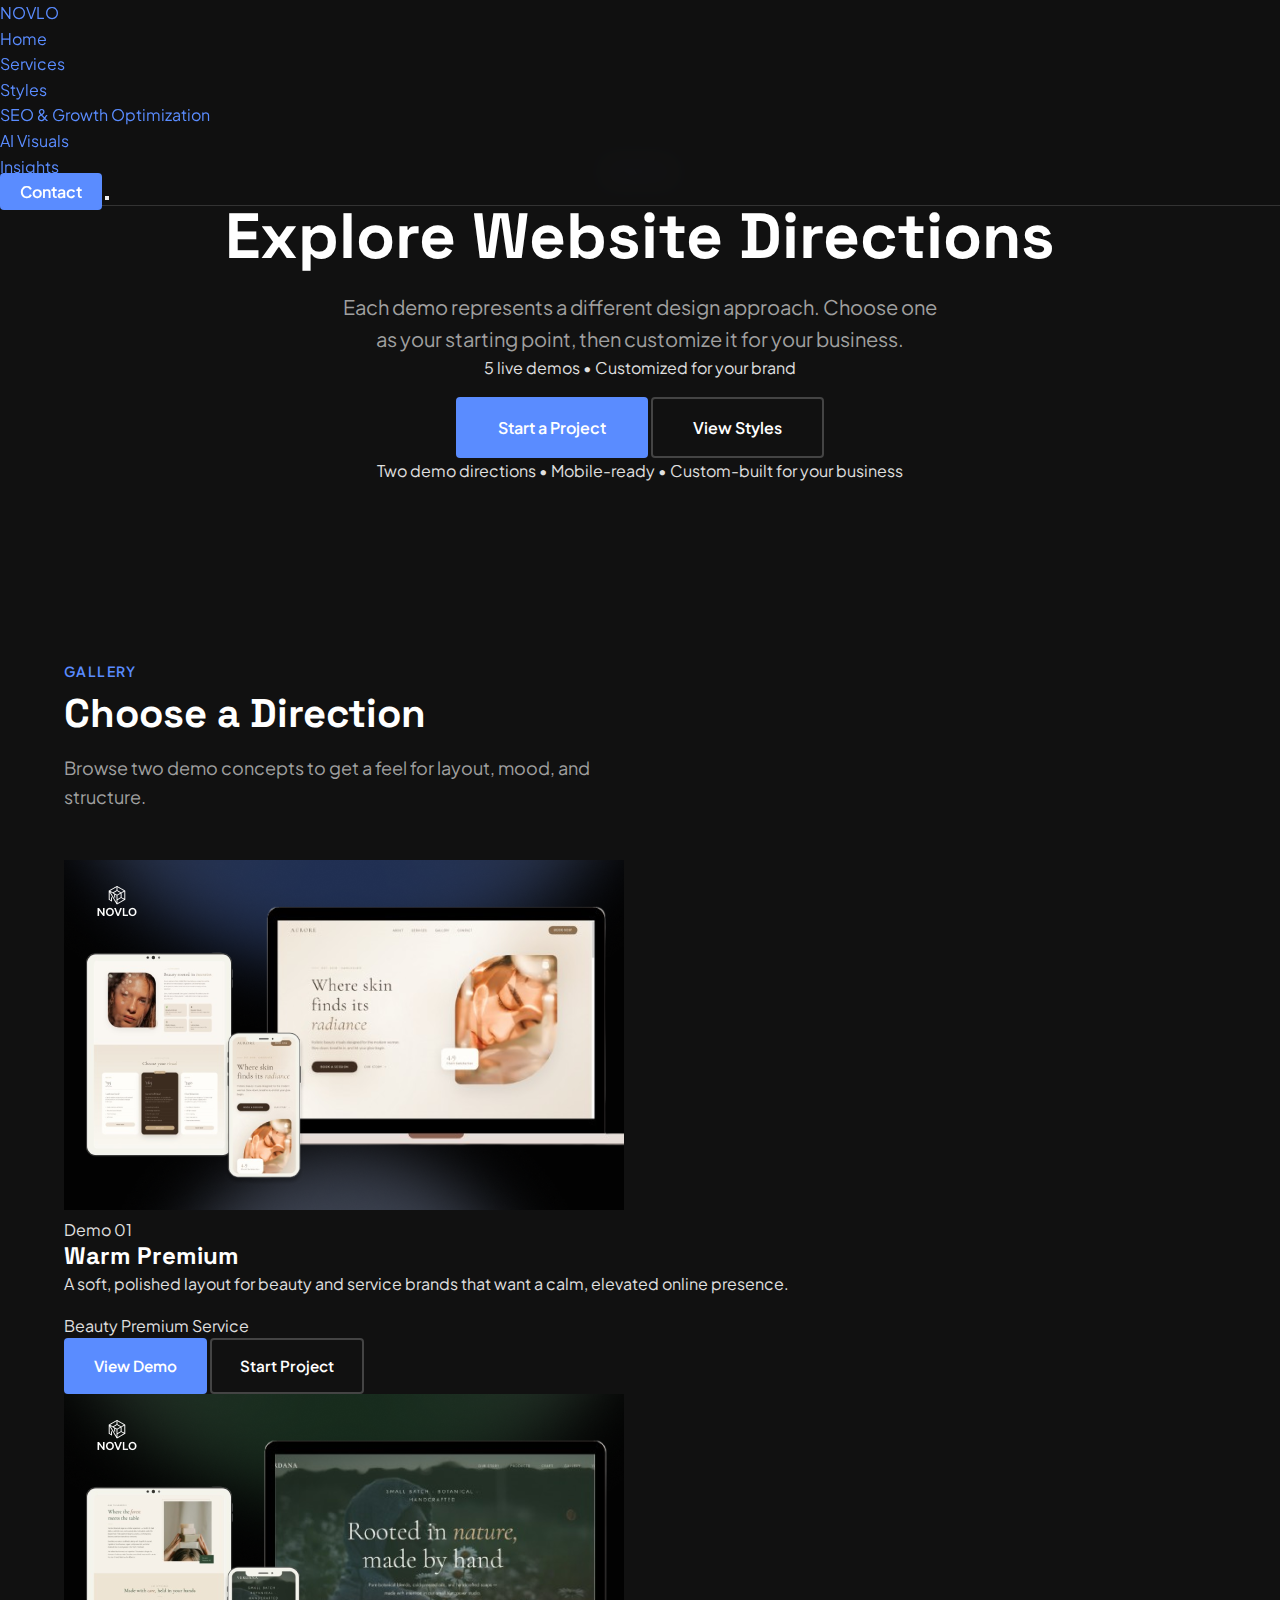
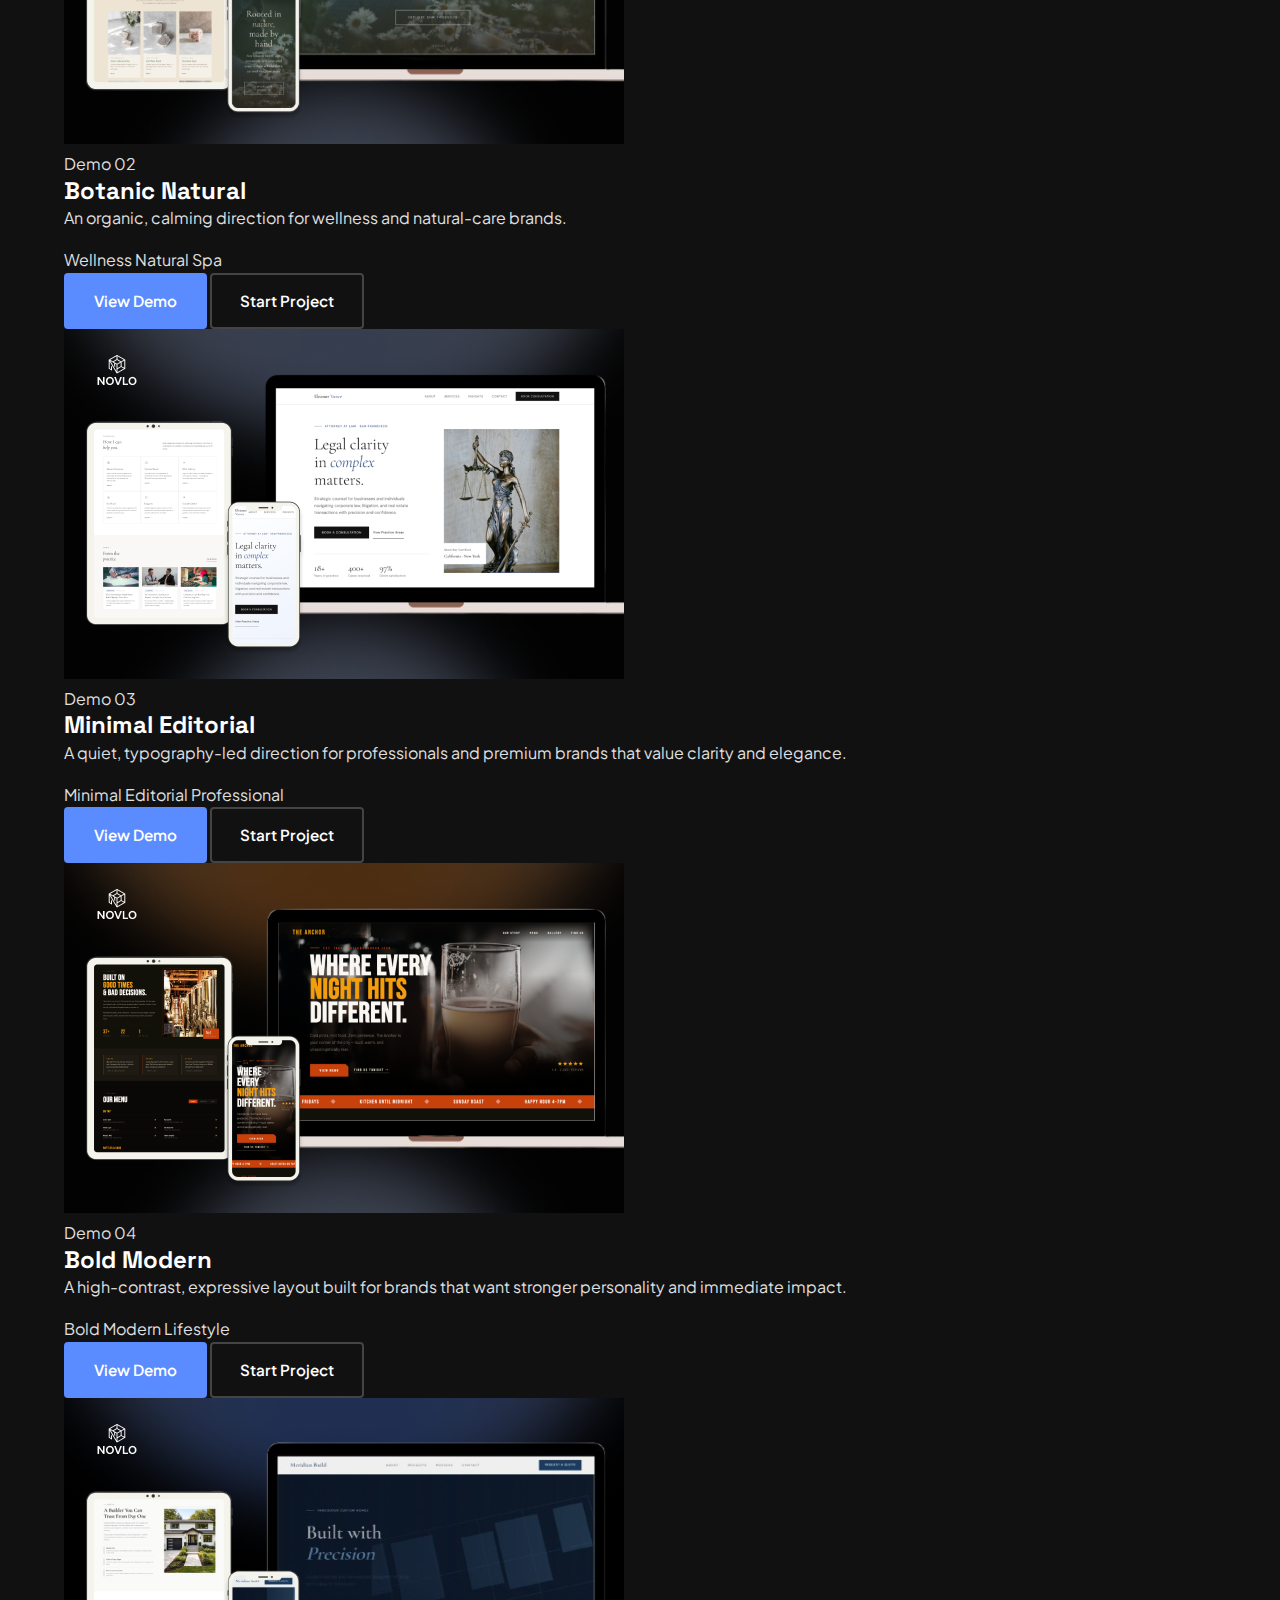
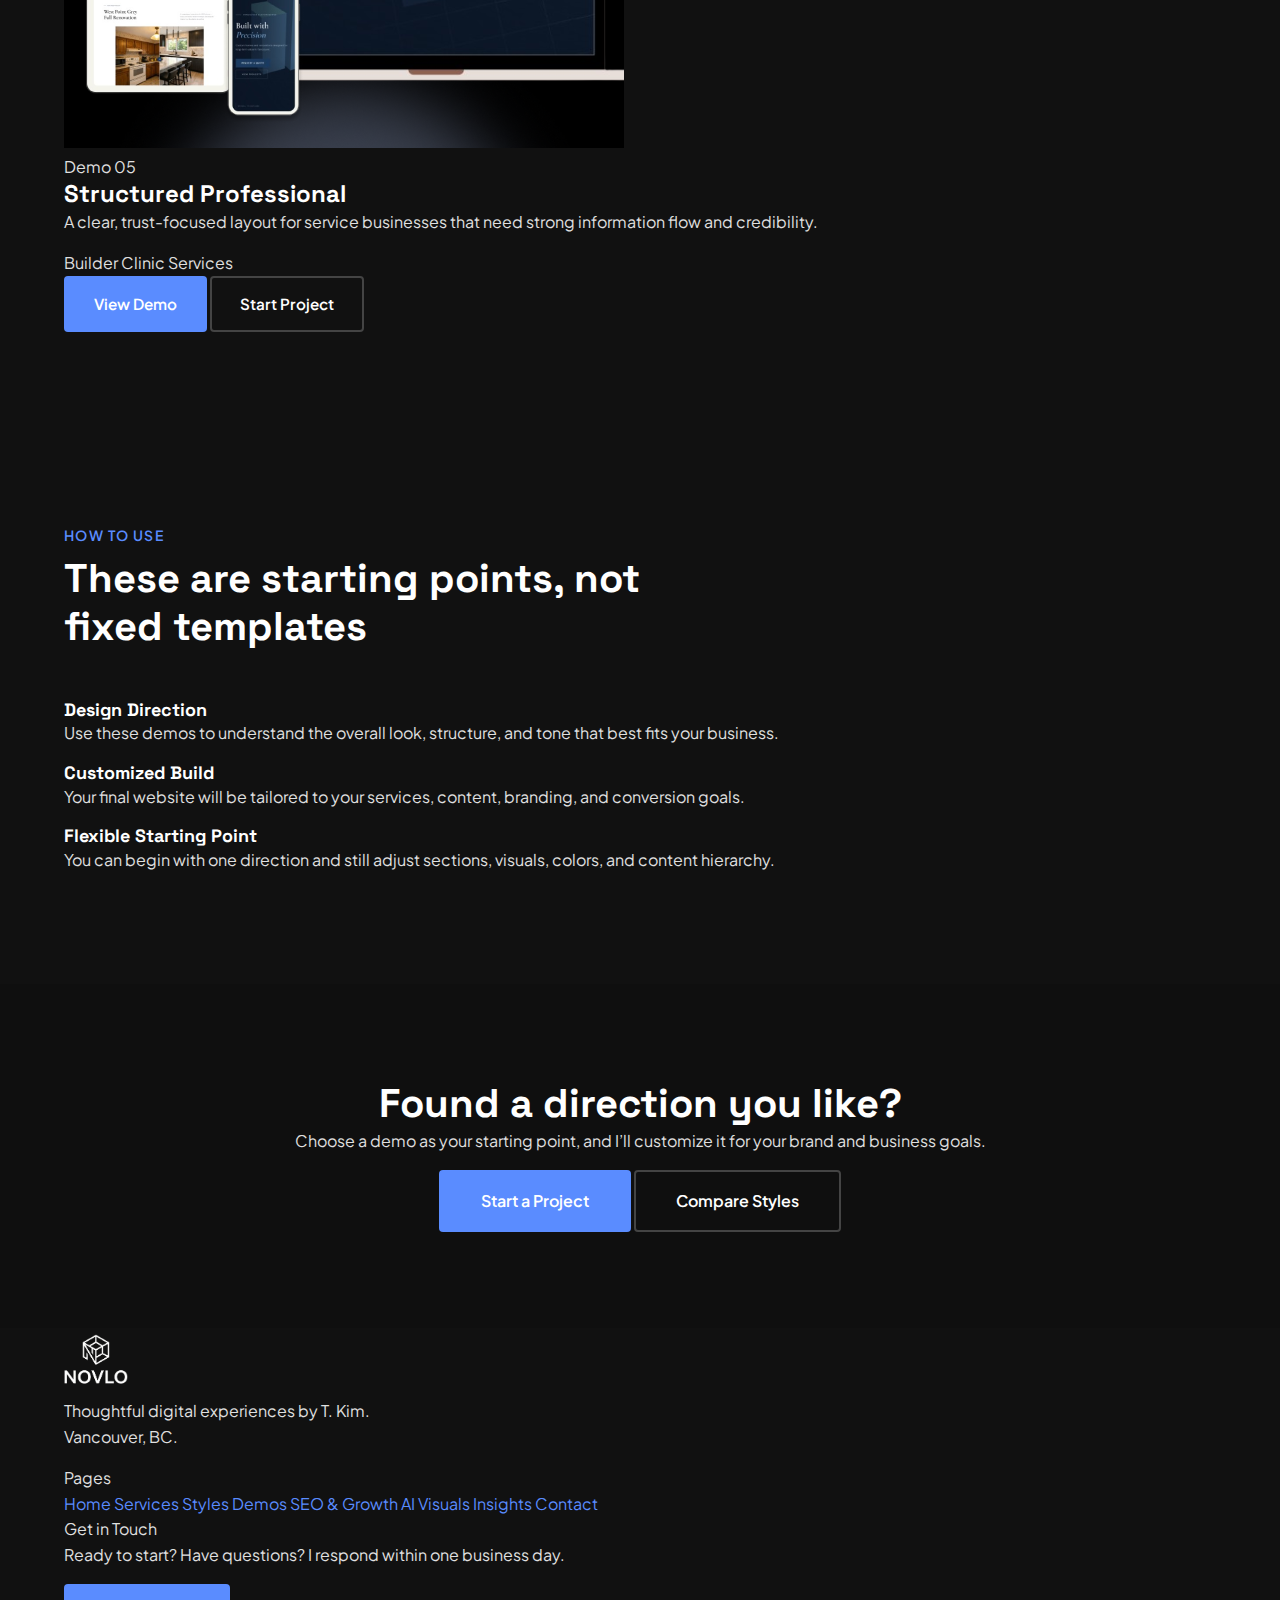
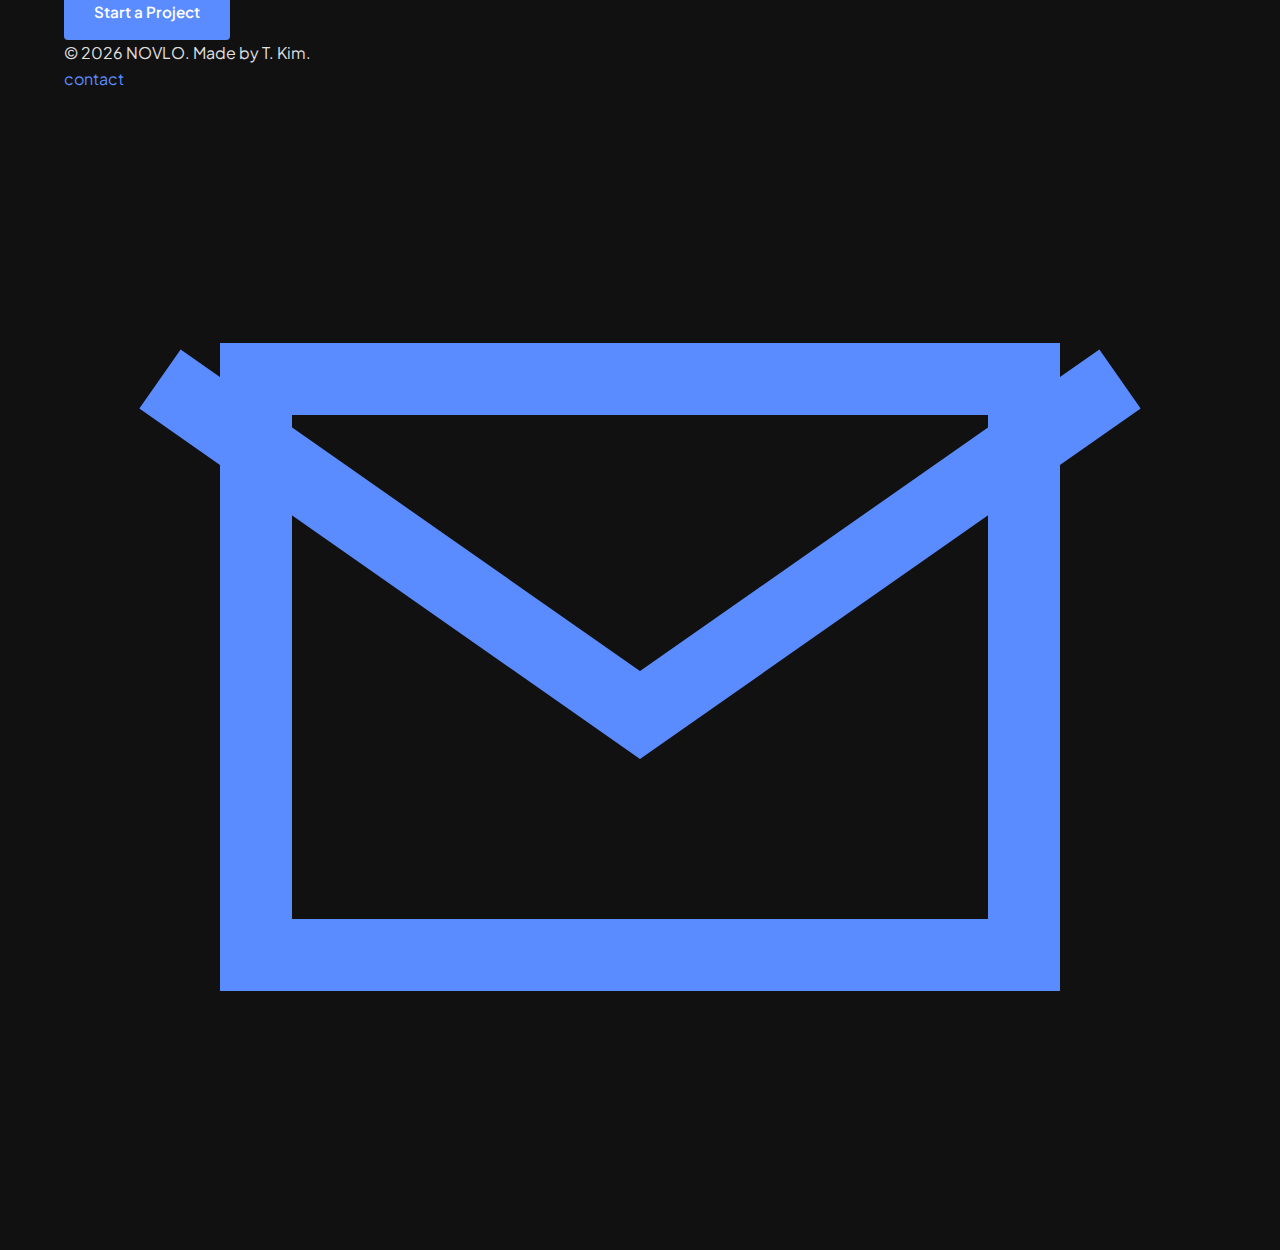
<file: demo/index.html>
<!DOCTYPE html>
<html lang="en">
<head>
    <!-- Google tag (gtag.js) -->
    <script async src="https://www.googletagmanager.com/gtag/js?id=G-32SJDNLVVQ"></script>
    <script>
        window.dataLayer = window.dataLayer || [];
        function gtag(){dataLayer.push(arguments);}
        gtag('js', new Date());
        gtag('config', 'G-32SJDNLVVQ');
    </script>

    <meta charset="UTF-8">
    <meta name="viewport" content="width=device-width, initial-scale=1.0">
    <title>Demo Websites — NOVLO</title>
    <meta name="description" content="Explore sample website demos by NOVLO. Preview different design directions for beauty, wellness, clinics, and service businesses before starting your project.">
    <meta name="robots" content="index, follow">

    <meta property="og:title" content="Demo Websites — NOVLO">
    <meta property="og:description" content="Preview website demo styles and choose a direction for your business.">
    <meta property="og:type" content="website">
    <meta property="og:url" content="https://novlo.studio/demo/">
    <meta property="og:image" content="https://novlo.studio/images/og-image.jpg">

    <link rel="canonical" href="https://novlo.studio/demo/">
    <link rel="preconnect" href="https://fonts.googleapis.com">
    <link rel="preconnect" href="https://fonts.gstatic.com" crossorigin>
    <link href="https://fonts.googleapis.com/css2?family=Plus+Jakarta+Sans:wght@400;500;600&family=Space+Grotesk:wght@700;800&display=swap" rel="stylesheet">
    <link rel="stylesheet" href="/css/styles.css">
    <link rel="icon" href="/images/favicon.ico">
</head>
<body>
    <!-- Navigation -->
    <nav class="nav" id="nav">
        <a href="/" class="nav-logo">NOVLO</a>
        <ul class="nav-links" id="navMenu">
            <li><a href="/" data-nav="home">Home</a></li>
            <li><a href="/services.html" data-nav="services">Services</a></li>
            <li><a href="/styles.html" data-nav="styles">Styles</a></li>
            <li><a href="/seo-optimization.html" data-nav="seo-optimization">SEO & Growth Optimization</a></li>
            <li><a href="/ai-visuals.html" data-nav="ai-visuals">AI Visuals</a></li>
            <li><a href="/insights.html" data-nav="insights">Insights</a></li>
        </ul>
        <a href="/contact.html" class="nav-cta" data-nav="contact">Contact</a>
        <button class="nav-hamburger" id="navHamburger" aria-label="Menu">
            <span></span>
            <span></span>
            <span></span>
        </button>
    </nav>

    <!-- Hero -->
    <section class="page-hero demo-hero">
        <div class="container">
            <span class="page-label">Demos</span>
            <h1 class="page-title">Explore Website Directions</h1>
            <p class="page-subtitle">
            Each demo represents a different design approach. Choose one as your starting point, then customize it for your business.
            </p>
            <p class="hero-trust">5 live demos • Customized for your brand</p>

            <div class="hero-buttons">
                <a href="/contact.html?type=web-design" class="btn btn-primary btn-large"
                   onclick="typeof gtag!=='undefined'&&gtag('event','click_cta',{cta:'start_project',location:'demo_index_hero'});">
                   Start a Project
                </a>
                <a href="/styles.html" class="btn btn-secondary btn-large"
                   onclick="typeof gtag!=='undefined'&&gtag('event','click_cta',{cta:'view_styles',location:'demo_index_hero'});">
                   View Styles
                </a>
            </div>

            <p class="hero-trust">Two demo directions • Mobile-ready • Custom-built for your business</p>
        </div>
        <div class="page-hero-glow"></div>
    </section>

    <!-- Demo Grid -->
    <section class="section demo-gallery">
        <div class="container">
            <div class="section-header">
                <span class="section-label">Gallery</span>
                <h2 class="section-title">Choose a Direction</h2>
                <p class="section-subtitle">
                    Browse two demo concepts to get a feel for layout, mood, and structure.
                </p>
            </div>

            <div class="demo-grid">
                <!-- Demo 1 -->
                <article class="demo-card">
                    <div class="demo-card-image">
                        <img src="/demo/img/demo-beauty-thumbnail.png" alt="Beauty and wellness website demo">
                    </div>
                    <div class="demo-card-content">
                        <span class="detail-label">Demo 01</span>
                        <h3>Warm Premium</h3>
                        <p>A soft, polished layout for beauty and service brands that want a calm, elevated online presence.</p>
                        <div class="style-tags">
                            <span class="tag">Beauty</span>
                            <span class="tag">Premium</span>
                            <span class="tag">Service</span>
                        </div>

                        <div class="demo-card-actions">
                            <a href="/demo/demo-beauty.html" class="btn btn-primary" target="_blank" 
                               onclick="typeof gtag!=='undefined'&&gtag('event','click_cta',{cta:'view_demo_warm',location:'demo_index_card'});">
                               View Demo
                            </a>
                            <a href="/contact.html?type=web-design&style=warm-neutral" class="btn btn-secondary"
                               onclick="typeof gtag!=='undefined'&&gtag('event','click_cta',{cta:'start_project_warm',location:'demo_index_card'});">
                               Start Project
                            </a>
                        </div>
                    </div>
                </article>

                <!-- Demo 2 -->
                <article class="demo-card">
                    <div class="demo-card-image">
                        <img src="/demo/img/demo-botanic-thumbnail.png" alt="Builder and service business website demo">
                    </div>
                    <div class="demo-card-content">
                        <span class="detail-label">Demo 02</span>
                        <h3>Botanic Natural</h3>
                        <p>An organic, calming direction for wellness and natural-care brands.</p>
                        <div class="style-tags">
                            <span class="tag">Wellness</span>
                            <span class="tag">Natural</span>
                            <span class="tag">Spa</span>
                        </div>

                        <div class="demo-card-actions">
                            <a href="/demo/demo-botanic.html" class="btn btn-primary" target="_blank" 
                               onclick="typeof gtag!=='undefined'&&gtag('event','click_cta',{cta:'view_demo_botanic',location:'demo_index_card'});">
                               View Demo
                            </a>
                            <a href="/contact.html?type=web-design&style=botanic-natural" class="btn btn-secondary"
                               onclick="typeof gtag!=='undefined'&&gtag('event','click_cta',{cta:'start_project_botanic',location:'demo_index_card'});">
                               Start Project
                            </a>
                        </div>
                    </div>
                </article>

                <!-- Demo 3 -->
                <article class="demo-card">
                    <div class="demo-card-image">
                        <img src="/demo/img/demo-minimal-thumbnail.png" alt="Builder and service business website demo">
                    </div>
                    <div class="demo-card-content">
                        <span class="detail-label">Demo 03</span>
                        <h3>Minimal Editorial</h3>
                        <p>A quiet, typography-led direction for professionals and premium brands that value clarity and elegance.</p>
                        <div class="style-tags">
                            <span class="tag">Minimal</span>
                            <span class="tag">Editorial</span>
                            <span class="tag">Professional</span>
                        </div>

                        <div class="demo-card-actions">
                            <a href="/demo/demo-minimal.html" class="btn btn-primary" target="_blank" 
                               onclick="typeof gtag!=='undefined'&&gtag('event','click_cta',{cta:'view_demo_minimal',location:'demo_index_card'});">
                               View Demo
                            </a>
                            <a href="/contact.html?type=web-design&style=minimal-editorial" class="btn btn-secondary"
                               onclick="typeof gtag!=='undefined'&&gtag('event','click_cta',{cta:'start_project_minimal',location:'demo_index_card'});">
                               Start Project
                            </a>
                        </div>
                    </div>
                </article>

                <!-- Demo 4 -->
                <article class="demo-card">
                    <div class="demo-card-image">
                        <img src="/demo/img/demo-bold-thumbnail.png" alt="Builder and service business website demo">
                    </div>
                    <div class="demo-card-content">
                        <span class="detail-label">Demo 04</span>
                        <h3>Bold Modern</h3>
                        <p>A high-contrast, expressive layout built for brands that want stronger personality and immediate impact.</p>
                        <div class="style-tags">
                            <span class="tag">Bold</span>
                            <span class="tag">Modern</span>
                            <span class="tag">Lifestyle</span>
                        </div>

                        <div class="demo-card-actions">
                            <a href="/demo/demo-bold.html" class="btn btn-primary" target="_blank" 
                               onclick="typeof gtag!=='undefined'&&gtag('event','click_cta',{cta:'view_demo_bold',location:'demo_index_card'});">
                               View Demo
                            </a>
                            <a href="/contact.html?type=web-design&style=bold-modern" class="btn btn-secondary"
                               onclick="typeof gtag!=='undefined'&&gtag('event','click_cta',{cta:'start_project_bold',location:'demo_index_card'});">
                               Start Project
                            </a>
                        </div>
                    </div>
                </article>

                <!-- Demo 5 -->
                <article class="demo-card">
                    <div class="demo-card-image">
                        <img src="/demo/img/demo-builder-thumbnail.png" alt="Builder and service business website demo">
                    </div>
                    <div class="demo-card-content">
                        <span class="detail-label">Demo 05</span>
                        <h3>Structured Professional</h3>
                        <p>A clear, trust-focused layout for service businesses that need strong information flow and credibility.</p>
                        <div class="style-tags">
                            <span class="tag">Builder</span>
                            <span class="tag">Clinic</span>
                            <span class="tag">Services</span>
                        </div>

                        <div class="demo-card-actions">
                            <a href="/demo/demo-builder.html" class="btn btn-primary" target="_blank" 
                               onclick="typeof gtag!=='undefined'&&gtag('event','click_cta',{cta:'view_demo_builder',location:'demo_index_card'});">
                               View Demo
                            </a>
                            <a href="/contact.html?type=web-design&style=structured-professional" class="btn btn-secondary"
                               onclick="typeof gtag!=='undefined'&&gtag('event','click_cta',{cta:'start_project_builder',location:'demo_index_card'});">
                               Start Project
                            </a>
                        </div>
                    </div>
                </article>
            </div>
        </div>
    </section>

    <!-- Notes -->
    <section class="section demo-notes">
        <div class="container">
            <div class="section-header">
                <span class="section-label">How to Use</span>
                <h2 class="section-title">These are starting points, not fixed templates</h2>
            </div>

            <div class="demo-note-grid">
                <div class="demo-note-item">
                    <h4>Design Direction</h4>
                    <p>Use these demos to understand the overall look, structure, and tone that best fits your business.</p>
                </div>
                <div class="demo-note-item">
                    <h4>Customized Build</h4>
                    <p>Your final website will be tailored to your services, content, branding, and conversion goals.</p>
                </div>
                <div class="demo-note-item">
                    <h4>Flexible Starting Point</h4>
                    <p>You can begin with one direction and still adjust sections, visuals, colors, and content hierarchy.</p>
                </div>
            </div>
        </div>
    </section>

    <!-- CTA -->
    <section class="section cta-section">
        <div class="container">
            <div class="cta-box">
                <h2>Found a direction you like?</h2>
                <p>Choose a demo as your starting point, and I’ll customize it for your brand and business goals.</p>
                <div class="cta-buttons">
                    <a href="/contact.html?type=web-design" class="btn btn-primary btn-large"
                       onclick="typeof gtag!=='undefined'&&gtag('event','click_cta',{cta:'start_project',location:'demo_index_cta'});">
                       Start a Project
                    </a>
                    <a href="/styles.html" class="btn btn-secondary btn-large"
                       onclick="typeof gtag!=='undefined'&&gtag('event','click_cta',{cta:'back_to_styles',location:'demo_index_cta'});">
                       Compare Styles
                    </a>
                </div>
            </div>
        </div>
    </section>

    <!-- Footer -->
    <footer class="footer-v2">
        <div class="container">
            <div class="footer-v2-content">
                <div class="footer-v2-brand">
                    <a href="/" class="footer-v2-logo">
                        <img src="/images/novlo-logo.png" alt="NOVLO" width="64" height="64">
                    </a>
                    <p class="footer-v2-tagline">Thoughtful digital experiences by T. Kim.<br>Vancouver, BC.</p>
                </div>

                <div class="footer-v2-nav">
                    <span class="footer-v2-nav-label">Pages</span>
                    <nav class="footer-v2-links">
                        <a href="/index.html">Home</a>
                        <a href="/services.html">Services</a>
                        <a href="/styles.html">Styles</a>
                        <a href="/demo/">Demos</a>
                        <a href="/seo-optimization.html">SEO & Growth</a>
                        <a href="/ai-visuals.html">AI Visuals</a>
                        <a href="/insights.html">Insights</a>
                        <a href="/contact.html">Contact</a>
                    </nav>
                </div>

                <div class="footer-v2-cta">
                    <span class="footer-v2-cta-label">Get in Touch</span>
                    <p class="footer-v2-cta-text">Ready to start? Have questions? I respond within one business day.</p>
                    <a href="/contact.html" class="btn btn-primary"
                       onclick="typeof gtag!=='undefined'&&gtag('event','click_cta',{cta:'start_project',location:'Footer'});">
                       Start a Project
                    </a>
                </div>
            </div>

            <div class="footer-v2-bottom">
                <span>&copy; 2026 NOVLO. Made by T. Kim.</span>
                <div class="footer-v2-bottom-right">
                    <a href="/contact.html">contact</a>
                    <a href="#" id="email-footer" class="footer-email-btn" aria-label="Email">
                        <svg viewBox="0 0 24 24" fill="none" stroke="currentColor" stroke-width="1.5">
                            <path d="M4 6h16v12H4z"></path>
                            <path d="M22 6l-10 7L2 6"></path>
                        </svg>
                    </a>
                </div>
            </div>
        </div>
    </footer>

    <script src="/js/main.js"></script>
</body>
</html>
</file>
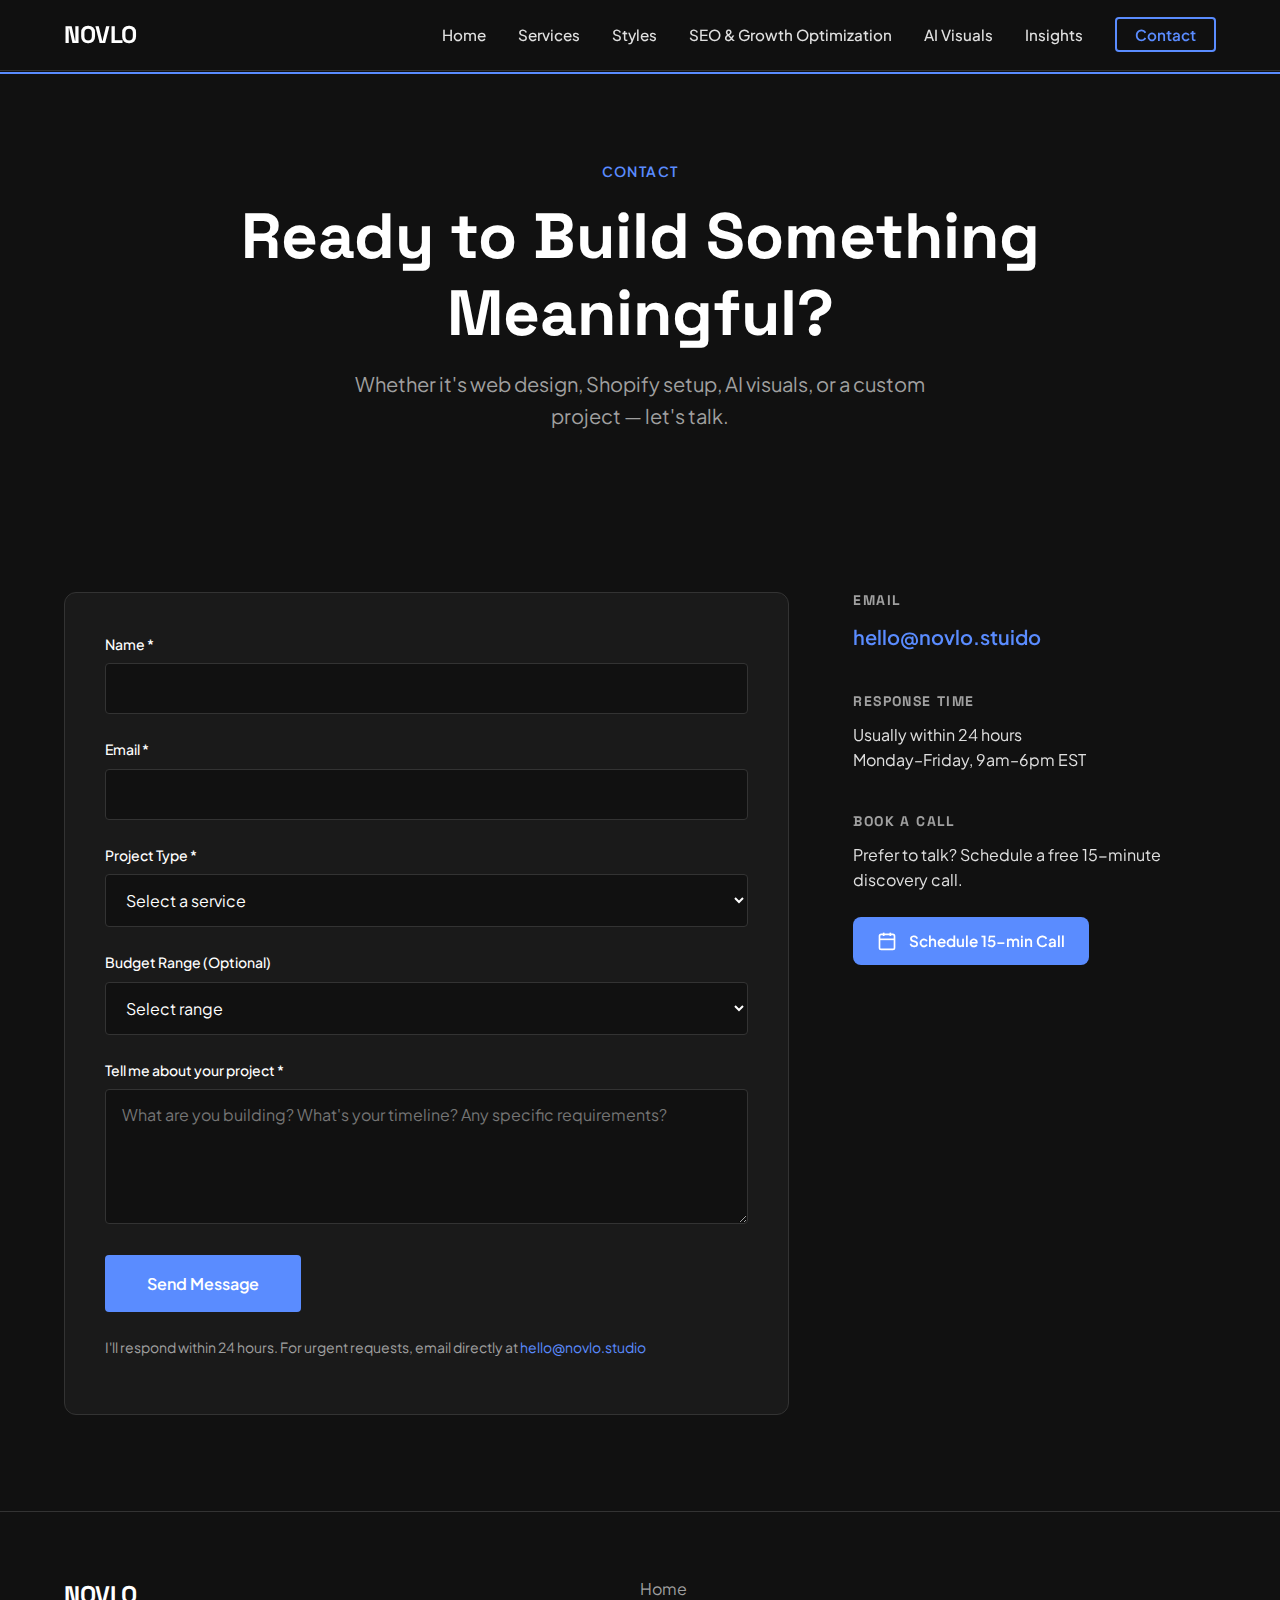
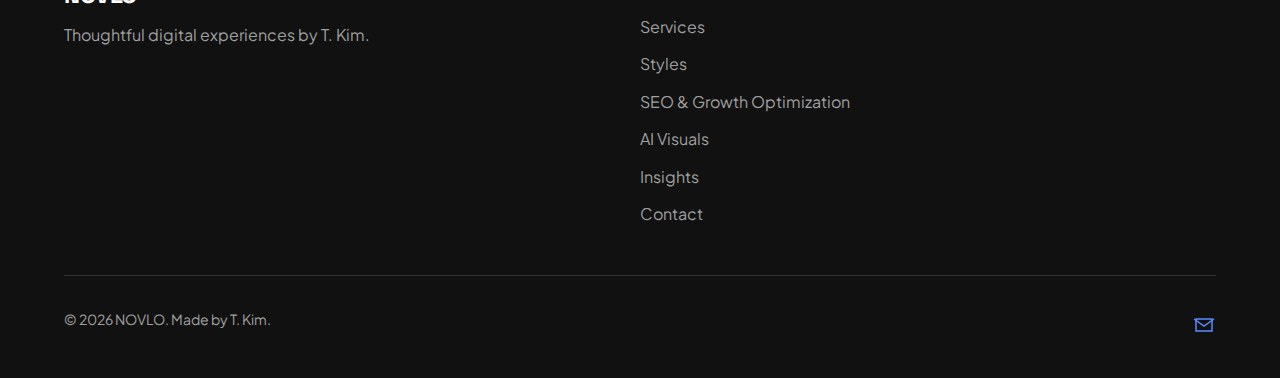
<file: contact.html>
<!DOCTYPE html>
<html lang="en">
<head>
    <meta charset="UTF-8">
    <meta name="viewport" content="width=device-width, initial-scale=1.0">
    <title>Contact — NOVLO</title>
    <meta name="description" content="Ready to build something meaningful? Contact TH for web design, Shopify setup, or AI visuals.">
    <link rel="preconnect" href="https://fonts.googleapis.com">
    <link rel="preconnect" href="https://fonts.gstatic.com" crossorigin>
    <link href="https://fonts.googleapis.com/css2?family=Plus+Jakarta+Sans:wght@400;500;600&family=Space+Grotesk:wght@700;800&display=swap" rel="stylesheet">
    <link rel="stylesheet" href="css/styles.css">
</head>
<body>
    <!-- Navigation - Dynamically Loaded -->
    <div data-include="includes/nav.html"></div>

    <!-- Hero -->
    <section class="page-hero">
        <div class="container">
            <span class="page-label">Contact</span>
            <h1 class="page-title">Ready to Build Something Meaningful?</h1>
            <p class="page-subtitle">Whether it's web design, Shopify setup, AI visuals, or a custom project — let's talk.</p>
        </div>
    </section>

    <!-- Contact Content -->
    <section class="section contact-section">
        <div class="container">
            <div class="contact-grid">
                
                <!-- Form -->
                <div class="contact-form-wrapper">
                    <form class="contact-form" id="contactForm" action="https://formspree.io/f/xkozkkdj" method="POST">
                        <div class="form-group">
                            <label for="name">Name *</label>
                            <input type="text" id="name" name="name" required>
                        </div>
                        
                        <div class="form-group">
                            <label for="email">Email *</label>
                            <input type="email" id="email" name="email" required>
                        </div>
                        
                        <div class="form-group">
                            <label for="project-type">Project Type *</label>
                            <select id="project-type" name="project-type" required>
                                <option value="">Select a service</option>
                                <option value="web-design">Web Design (Starter/Business/Immersive)</option>
                                <option value="shopify">Shopify / E-commerce Setup</option>
                                <option value="ai-visuals">AI Product Visuals</option>
                                <option value="other">Other / Not Sure</option>
                            </select>
                        </div>
                        
                        <div class="form-group">
                            <label for="budget">Budget Range (Optional)</label>
                            <select id="budget" name="budget">
                                <option value="">Select range</option>
                                <option value="under-1k">Under CA$1,000</option>
                                <option value="1k-3k">CA$1,000 – 3,000</option>
                                <option value="3k-5k">CA$3,000 – 5,000</option>
                                <option value="5k-plus">CA$5,000+</option>
                                <option value="not-sure">Not sure yet</option>
                            </select>
                        </div>
                        
                        <div class="form-group">
                            <label for="message">Tell me about your project *</label>
                            <textarea id="message" name="message" rows="5" placeholder="What are you building? What's your timeline? Any specific requirements?" required></textarea>
                        </div>
                        
                        <button type="submit" class="btn btn-primary btn-large">Send Message</button>
                        
                        <p class="form-note">I'll respond within 24 hours. For urgent requests, email directly at <a href="mailto:hello@novlo.studio">hello@novlo.studio</a></p>
                    </form>
                </div>

                <!-- Info -->
                <div class="contact-info">
                    <div class="info-block">
                        <h4>Email</h4>
                        <a href="mailto:hello@novlo.studio" class="info-link">hello@novlo.stuido
                        </a>
                    </div>
                    
                    <div class="info-block">
                        <h4>Response Time</h4>
                        <p>Usually within 24 hours<br>Monday–Friday, 9am–6pm EST</p>
                    </div>
                    
                    <div class="info-block calendly-block">
                        <h4>Book a Call</h4>
                        <p>Prefer to talk? Schedule a free 15-minute discovery call.</p>
    
                        <!-- Calendly 버튼 -->
                        <link href="https://assets.calendly.com/assets/external/widget.css" rel="stylesheet">
                        <script src="https://assets.calendly.com/assets/external/widget.js" type="text/javascript" async></script>
                        <button class="calendly-btn" onclick="Calendly.initPopupWidget({url: 'https://calendly.com/hello-novlo7/30min?primary_color=5a8cff'});return false;">
                            <svg class="calendly-icon" width="20" height="20" viewBox="0 0 24 24" fill="none" stroke="currentColor" stroke-width="2">
                                <rect x="3" y="4" width="18" height="18" rx="2" ry="2"></rect>
                                <line x1="16" y1="2" x2="16" y2="6"></line>
                                <line x1="8" y1="2" x2="8" y2="6"></line>
                                <line x1="3" y1="10" x2="21" y2="10"></line>
                            </svg>
                            <span>Schedule 15-min Call</span>
                        </button>
                    </div>
                    <!--
                    <div class="info-block">
                        <h4>Connect</h4>
                        <div class="social-links">
                            <a href="#" aria-label="LinkedIn">
                                <svg width="24" height="24" viewBox="0 0 24 24" fill="currentColor">
                                    <path d="M20.447 20.452h-3.554v-5.569c0-1.328-.027-3.037-1.852-3.037-1.853 0-2.136 1.445-2.136 2.939v5.667H9.351V9h3.414v1.561h.046c.477-.9 1.637-1.85 3.37-1.85 3.601 0 4.267 2.37 4.267 5.455v6.286zM5.337 7.433a2.062 2.062 0 01-2.063-2.065 2.064 2.064 0 112.063 2.065zm1.782 13.019H3.555V9h3.564v11.452zM22.225 0H1.771C.792 0 0 .774 0 1.729v20.542C0 23.227.792 24 1.771 24h20.451C23.2 24 24 23.227 24 22.271V1.729C24 .774 23.2 0 22.222 0h.003z"/>
                                </svg>
                            </a>
                            <a href="#" aria-label="Dribbble">
                                <svg width="24" height="24" viewBox="0 0 24 24" fill="currentColor">
                                    <path d="M12 0C5.372 0 0 5.373 0 12s5.372 12 12 12 12-5.373 12-12S18.628 0 12 0zm9.885 11.441c-2.575-.422-4.943-.445-7.103-.073-.244-.563-.497-1.125-.767-1.68 2.31-1 4.165-2.358 5.548-4.082 1.35 1.594 2.197 3.619 2.322 5.835zm-3.842-7.282c-1.205 1.554-2.868 2.783-4.986 3.68-1.016-1.861-2.178-3.676-3.488-5.438.779-.197 1.591-.314 2.431-.314 2.275 0 4.368.779 6.043 2.072zM7.49 3.168c1.314 1.761 2.478 3.577 3.495 5.442-2.818.901-6.155 1.429-9.932 1.516.577-2.493 2.175-4.591 4.437-5.958zM3.762 12c0-.228.012-.455.032-.678 4.267-.105 8.019-.74 11.188-1.922.345.671.676 1.348.988 2.033l-.432.112c-3.791 1.097-6.51 3.737-8.113 7.92C4.511 17.44 3.762 14.84 3.762 12zm5.709 8.941c1.395-3.481 3.416-5.815 6.03-6.943.927 2.471 1.579 5.116 1.963 7.909-1.102.426-2.29.659-3.53.659-1.551 0-3.015-.386-4.463-1.625zm9.626.623c-.402-2.859-1.09-5.58-1.968-8.116 1.967-.301 4.186-.173 6.632.428-.519 3.289-2.489 6.016-4.664 7.688z"/>
                                </svg>
                            </a>
                            <a href="#" aria-label="X">
                                <svg width="24" height="24" viewBox="0 0 24 24" fill="currentColor">
                                    <path d="M18.244 2.25h3.308l-7.227 8.26 8.502 11.24H16.17l-5.214-6.817L4.99 21.75H1.68l7.73-8.835L1.254 2.25H8.08l4.713 6.231zm-1.161 17.52h1.833L7.084 4.126H5.117z"/>
                                </svg>
                            </a>
                        </div>
                    </div>-->
                </div>
            </div>
        </div>
    </section>

    <!-- Footer - Dynamically Loaded -->
    <div data-include="includes/footer.html"></div>

    <script src="js/main.js"></script>
</body>
</html>
</file>
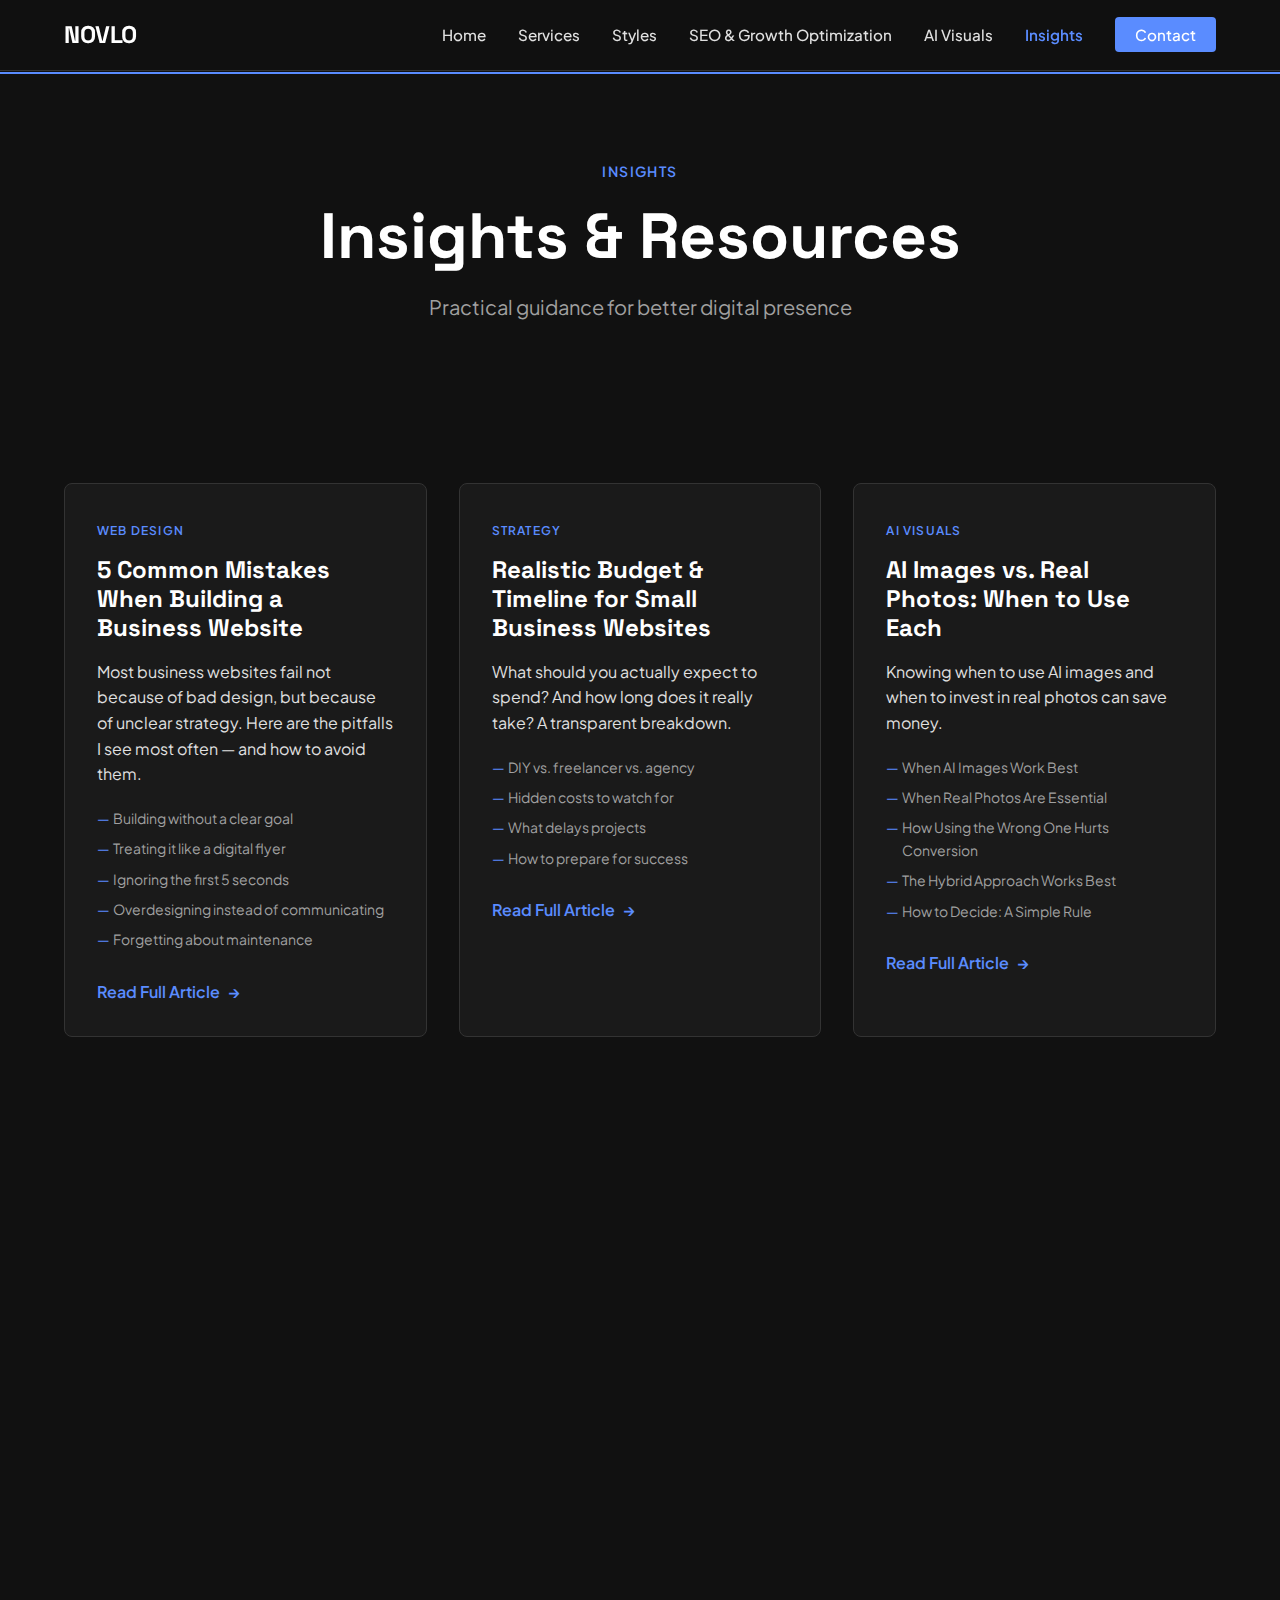
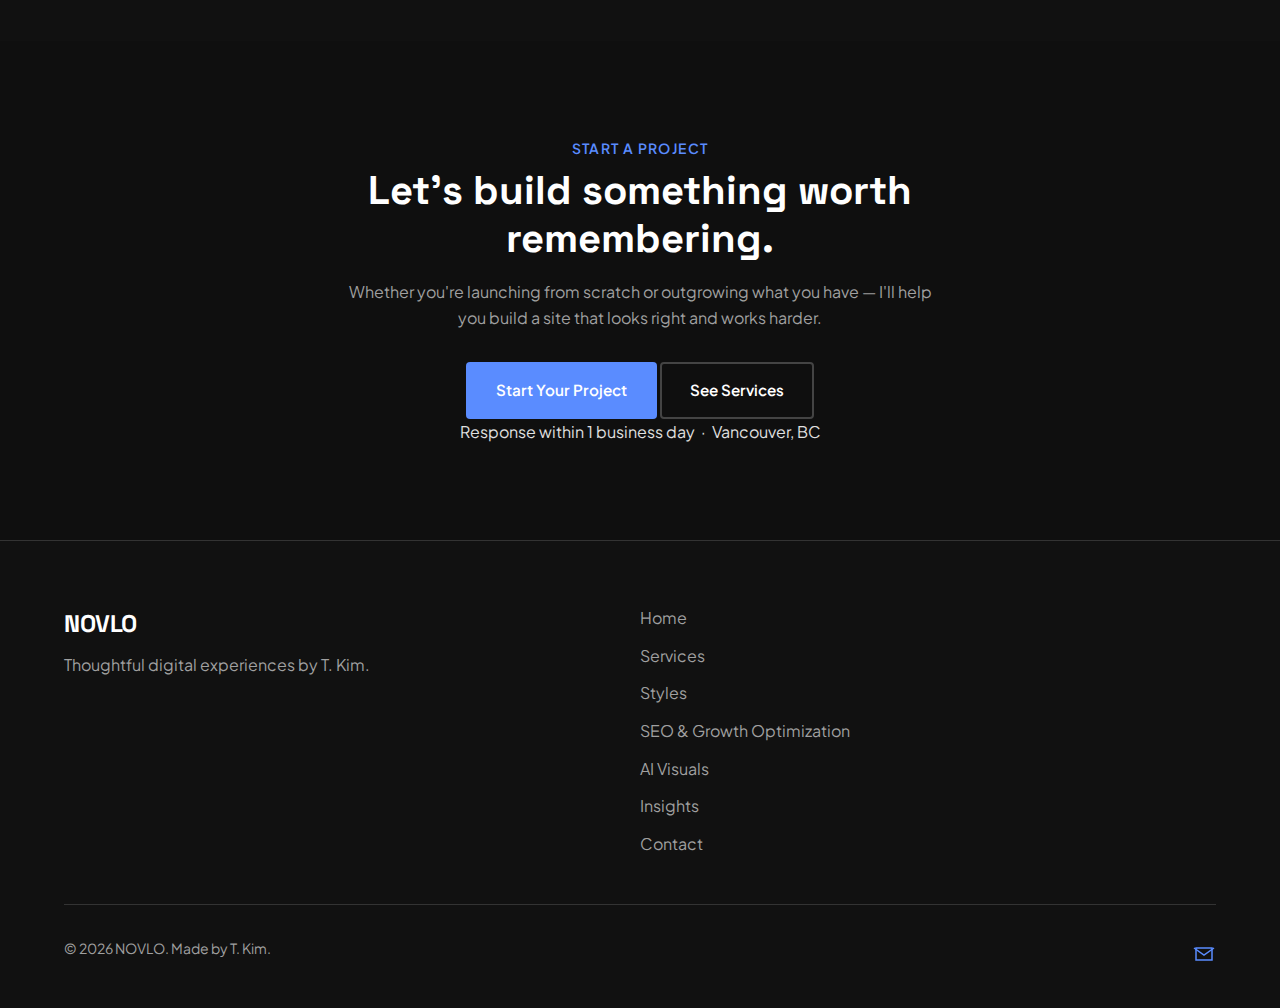
<file: insights.html>
<!DOCTYPE html>
<html lang="en">
<head>
    <!-- Google tag (gtag.js) -->
    <script async src="https://www.googletagmanager.com/gtag/js?id=G-32SJDNLVVQ"></script>
    <script>
        window.dataLayer = window.dataLayer || [];
        function gtag(){dataLayer.push(arguments);}
        gtag('js', new Date());

        gtag('config', 'G-32SJDNLVVQ');
    </script>
    <meta charset="UTF-8">
    <meta name="viewport" content="width=device-width, initial-scale=1.0">
    <title>Web Design, Branding & AI Visuals Insights — NOVLO</title>
    <meta name="description" content="Practical articles on web design, branding, SEO, accessibility, and AI visuals for small business owners building a stronger online presence.">
    <meta name="robots" content="index, follow">
    
    <meta property="og:title" content="NOVLO — A New Flow for Modern Brands">
    <meta property="og:description" content="Modern websites built for clarity, performance, and long-term growth.">
    <meta property="og:type" content="website">
    <meta property="og:url" content="https://novlo.studio/insights.html">
    <meta property="og:image" content="https://novlo.studio/images/og-image.jpg">

    <meta name="robots" content="index, follow">
    <link rel="canonical" href="https://novlo.studio/insights.html">
    <link rel="preconnect" href="https://fonts.googleapis.com">
    <link rel="preconnect" href="https://fonts.gstatic.com" crossorigin>
    <link href="https://fonts.googleapis.com/css2?family=Plus+Jakarta+Sans:wght@400;500;600&family=Space+Grotesk:wght@700;800&display=swap" rel="stylesheet">
    <link rel="stylesheet" href="/css/styles.css">
    <link rel="icon" href="/images/favicon.ico">
</head>
<body>
    <!-- Navigation - Dynamically Loaded -->
    <div data-include="includes/nav.html"></div>

    <!-- Hero -->
    <section class="page-hero">
        <div class="container">
            <span class="page-label">Insights</span>
            <h1 class="page-title">Insights & Resources</h1>
            <p class="page-subtitle">Practical guidance for better digital presence</p>
        </div>
    </section>

    <!-- Blog Grid -->
    <section class="section blog-section">
        <div class="container">
            <div class="blog-grid">
                
                <!-- Article 1 - Published -->
                <article class="blog-card published">
                    <div class="blog-content">
                        <div class="blog-meta">
                            <span class="blog-category">Web Design</span>
                        </div>
                        <h3>5 Common Mistakes When Building a Business Website</h3>
                        <p>Most business websites fail not because of bad design, but because of unclear strategy. Here are the pitfalls I see most often — and how to avoid them.</p>
                        <ul class="blog-preview-list">
                            <li>Building without a clear goal</li>
                            <li>Treating it like a digital flyer</li>
                            <li>Ignoring the first 5 seconds</li>
                            <li>Overdesigning instead of communicating</li>
                            <li>Forgetting about maintenance</li>
                        </ul>
                        <a href="/insights/5-mistakes.html" class="link-arrow">Read Full Article</a>
                    </div>
                </article>

                <!-- Article 2 -->
                <article class="blog-card">
                    <div class="blog-content">
                        <span class="blog-category">Strategy</span>
                        <h3>Realistic Budget & Timeline for Small Business Websites</h3>
                        <p>What should you actually expect to spend? And how long does it really take? A transparent breakdown.</p>
                        <ul class="blog-preview-list">
                            <li>DIY vs. freelancer vs. agency</li>
                            <li>Hidden costs to watch for</li>
                            <li>What delays projects</li>
                            <li>How to prepare for success</li>
                        </ul>
                        <a href="/insights/budget-timeline.html" class="link-arrow">Read Full Article</a>
                    </div>
                </article>

                <!-- Article 3 -->
                <article class="blog-card">
                    <div class="blog-content">
                        <span class="blog-category">AI Visuals</span>
                        <h3>AI Images vs. Real Photos: When to Use Each</h3>
                        <p>Knowing when to use AI images and when to invest in real photos can save money.</p>
                        <ul class="blog-preview-list">
                            <li>When AI Images Work Best</li>
                            <li>When Real Photos Are Essential</li>
                            <li>How Using the Wrong One Hurts Conversion</li>
                            <li>The Hybrid Approach Works Best</li>
                            <li>How to Decide: A Simple Rule</li>
                        </ul>
                        <a href="/insights/ai-vs-real.html" class="link-arrow">Read Full Article</a>
                    </div>
                </article>

                <!-- Article 4 -->
                <article class="blog-card">
                    <div class="blog-content">
                        <span class="blog-category">Branding</span>
                        <h3>Why Font Choice Matters for Branding in 2026</h3>
                        <p>Typography shapes perception before anyone reads a word. The right font builds trust; the wrong one creates subtle friction.</p>
                        <ul class="blog-preview-list">
                            <li>Serif vs. sans-serif psychology</li>
                            <li>Readability across devices</li>
                            <li>Pairing fonts that work</li>
                            <li>When to break the rules</li>
                        </ul>
                        <a href="/insights/font-choice.html" class="link-arrow">Read Full Article</a>
                    </div>
                </article>

                <!-- Article 5 -->
                <article class="blog-card">
                    <div class="blog-content">
                        <span class="blog-category">AI Visuals</span>
                        <h3>Practical Tips for AI Product Images on Amazon/Shopify</h3>
                        <p>AI-generated product photos can look stunning — or obviously fake. Here's how to get results that convert.</p>
                        <ul class="blog-preview-list">
                            <li>Starting with quality source photos</li>
                            <li>Crafting effective prompts</li>
                            <li>Maintaining brand consistency</li>
                            <li>Platform-specific requirements</li>
                        </ul>
                        <a href="/insights/ai-images.html" class="link-arrow">Read Full Article</a>
                    </div>
                </article>

                <!-- Article 6 -->
                <article class="blog-card">
                    <div class="blog-content">
                        <span class="blog-category">Accessibility</span>
                        <h3>Why Accessibility Is Essential for Professional Sites</h3>
                        <p>Accessibility isn't just compliance — it's good business. Better UX, better SEO, broader reach.</p>
                        <ul class="blog-preview-list">
                            <li>Common accessibility barriers</li>
                            <li>Simple fixes with big impact</li>
                            <li>Testing your site</li>
                            <li>Long-term benefits</li>
                        </ul>
                        <span class="blog-soon">Coming Soon</span>
                    </div>
                </article>

            </div>
        </div>
    </section>

    <!-- CTA Section - Dynamically Loaded -->
    <div data-include="/includes/cta-section.html"></div>

    <!-- Footer - Dynamically Loaded -->
    <div data-include="/includes/footer.html"></div>

    <script src="/js/main.js"></script>
</body>
</html>
</file>
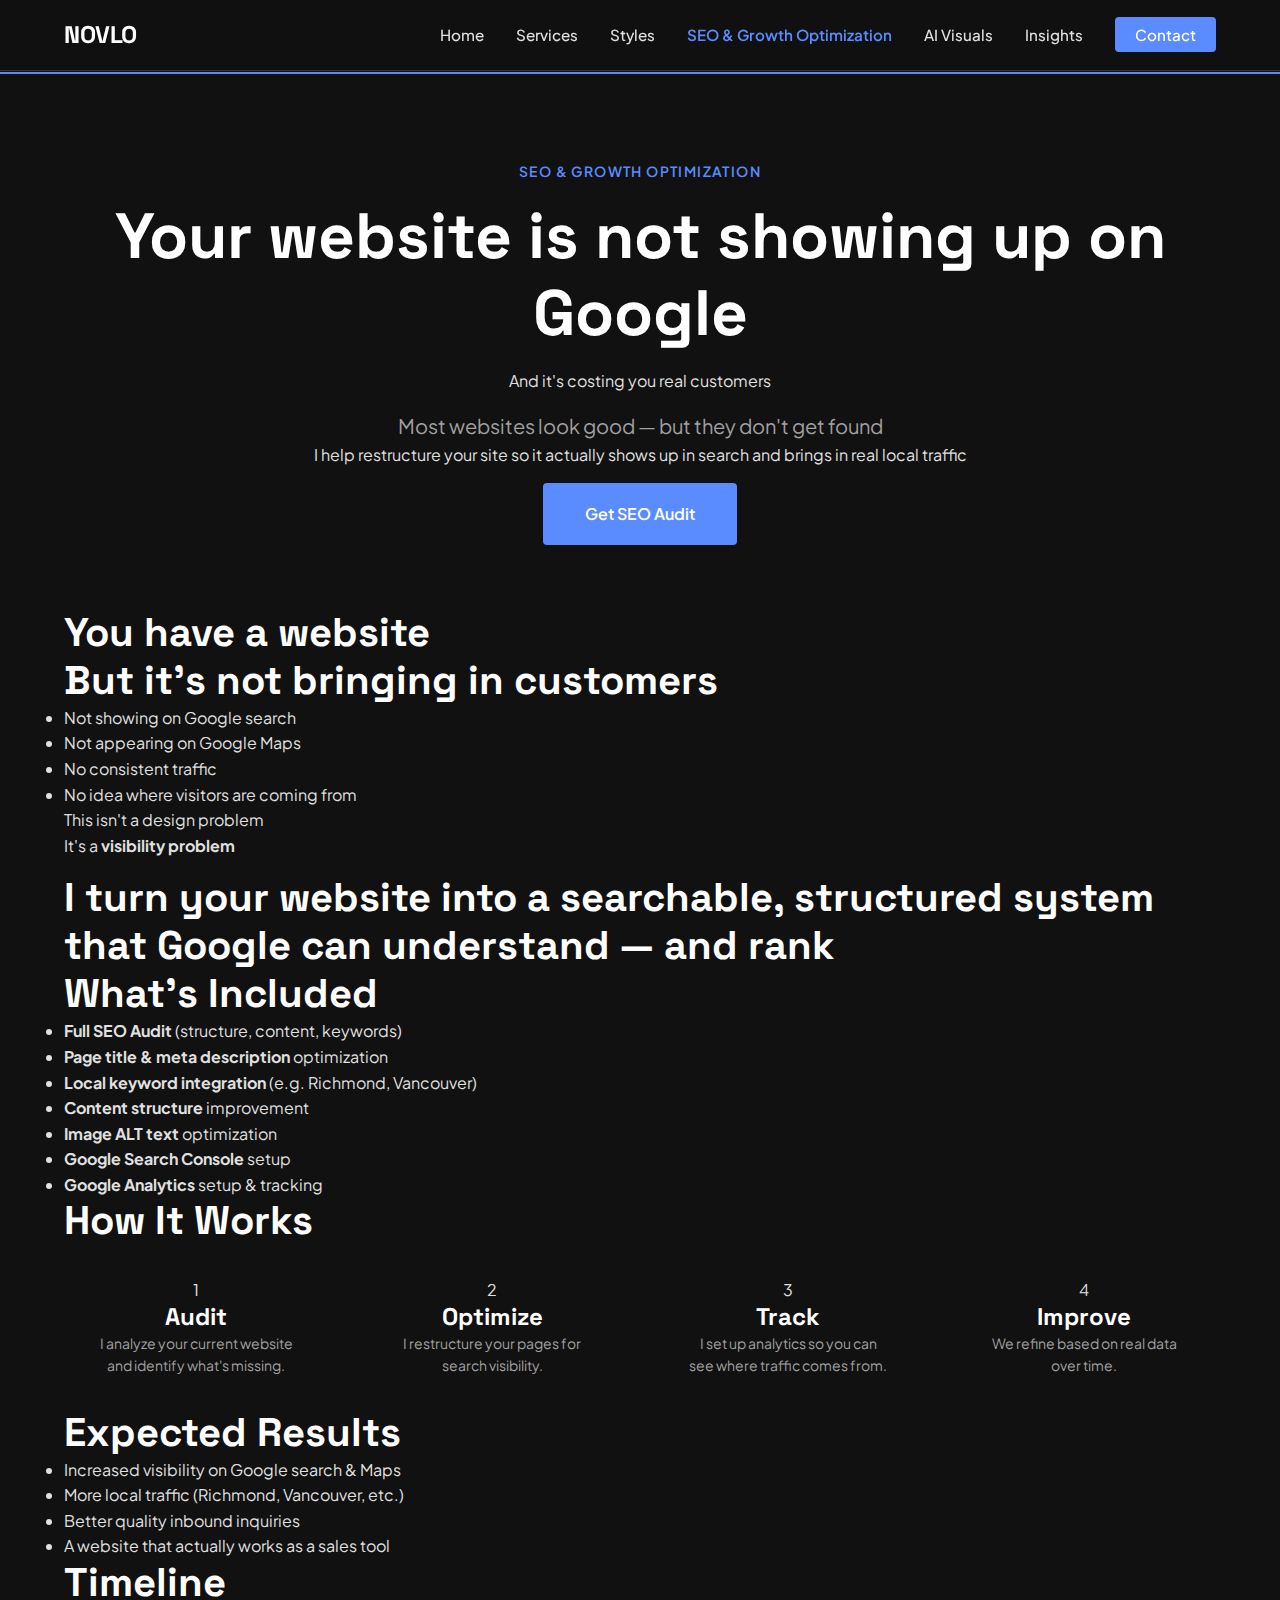
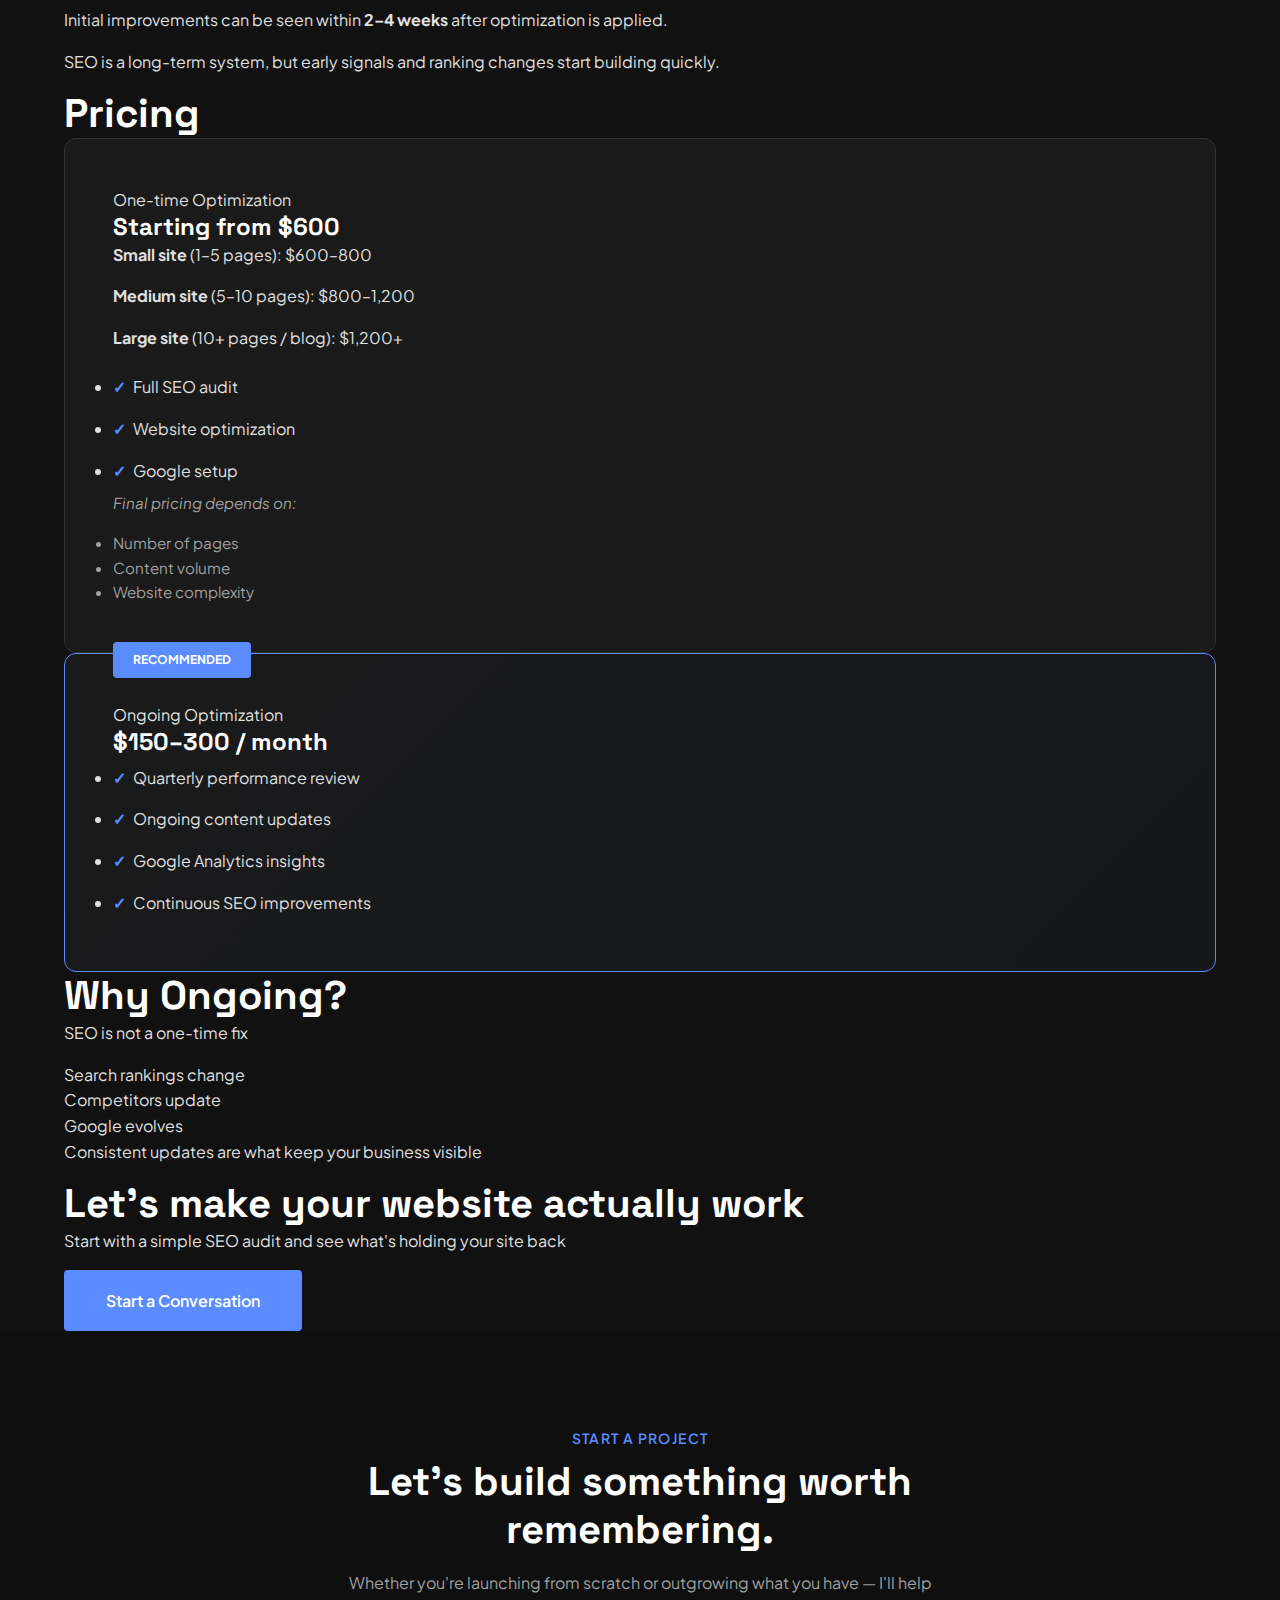
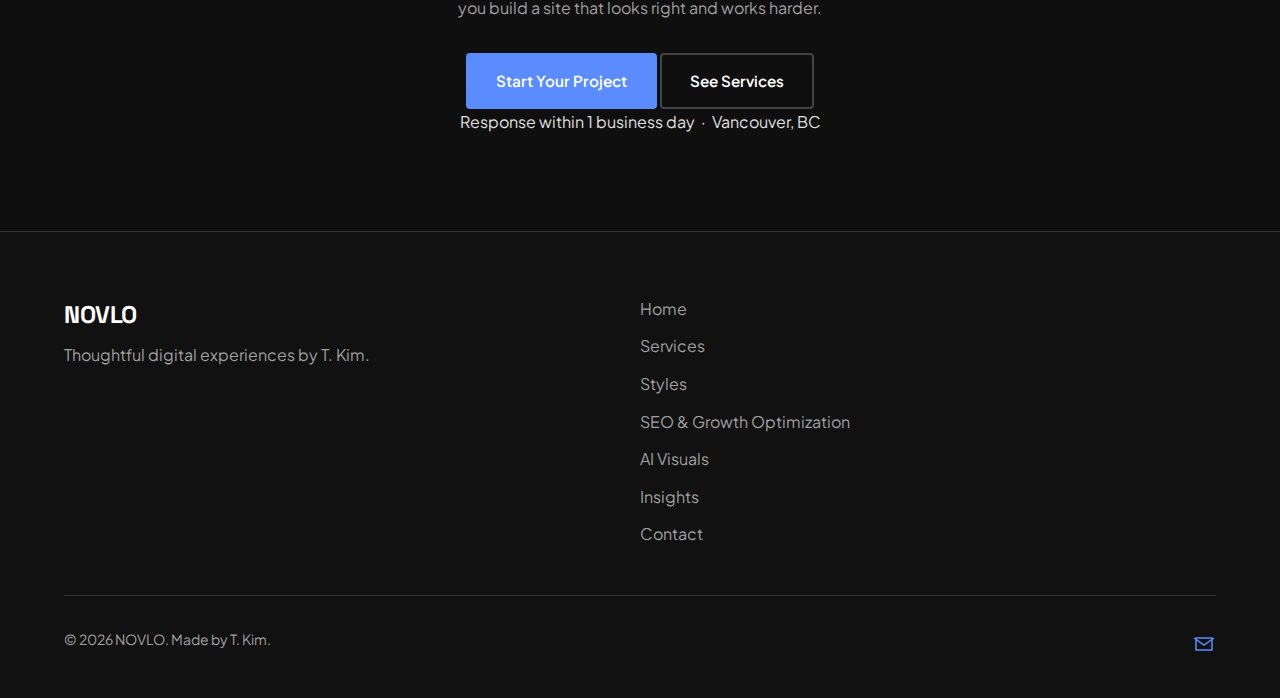
<file: seo-optimization.html>
<!DOCTYPE html>
<html lang="en">
<head>
    <!-- Google tag (gtag.js) -->
    <script async src="https://www.googletagmanager.com/gtag/js?id=G-32SJDNLVVQ"></script>
    <script>
        window.dataLayer = window.dataLayer || [];
        function gtag(){dataLayer.push(arguments);}
        gtag('js', new Date());

        gtag('config', 'G-32SJDNLVVQ');
    </script>
    <meta charset="UTF-8">
    <meta name="viewport" content="width=device-width, initial-scale=1.0">
    <title>Your Website is Not Showing on Google | SEO Optimization — NOVLO</title>
    <meta name="description" content="Not getting traffic from Google? Your website may not be optimized for search. NOVLO provides SEO audits, local keyword optimization, and ongoing strategy to help you get found and generate real leads.">
    <meta name="robots" content="index, follow">
    
    <meta property="og:title" content="NOVLO — A New Flow for Modern Brands">
    <meta property="og:description" content="Modern websites built for clarity, performance, and long-term growth.">
    <meta property="og:type" content="website">
    <meta property="og:url" content="https://novlo.studio/seo-optimization.html">
    <meta property="og:image" content="https://novlo.studio/images/og-image.jpg">
    <meta name="robots" content="index, follow">
    <link rel="canonical" href="https://novlo.studio/seo-optimization.html">
    <link rel="preconnect" href="https://fonts.googleapis.com">
    <link rel="preconnect" href="https://fonts.gstatic.com" crossorigin>
    <link href="https://fonts.googleapis.com/css2?family=Plus+Jakarta+Sans:wght@400;500;600&family=Space+Grotesk:wght@700;800&display=swap" rel="stylesheet">
    <link rel="stylesheet" href="/css/styles.css">
    <link rel="icon" href="/images/favicon.ico">
</head>
<body>
    <!-- Navigation - Dynamically Loaded -->
    <div data-include="includes/nav.html"></div>

    <!-- 1. HERO -->
    <section class="page-hero">
        <div class="container">
            <span class="page-label">SEO & Growth Optimization</span>
            <h1 class="page-title">Your website is not showing up on Google</h1>
            <p class="seo-subtitle">And it's costing you real customers</p>
            <p class="page-subtitle">Most websites look good — but they don't get found</p>
            <p class="seo-text">I help restructure your site so it actually shows up in search and brings in real local traffic</p>
            <a href="/contact.html?type=seo" class="btn btn-primary btn-large">Get SEO Audit</a>
        </div>
    </section>

    <section class="seo-problem">
        <div class="container">
            <div class="problem-content">
                <h2>You have a website<br>But it's not bringing in customers</h2>
                <ul class="problem-list">
                    <li>Not showing on Google search</li>
                    <li>Not appearing on Google Maps</li>
                    <li>No consistent traffic</li>
                    <li>No idea where visitors are coming from</li>
                </ul>
                <p class="problem-highlight">This isn't a design problem<br>It's a <strong>visibility problem</strong></p>
            </div>
        </div>
    </section>

    <section class="seo-solution">
        <div class="container">
            <h2 class="section-headline">I turn your website into a searchable, structured system that Google can understand — and rank</h2>
        </div>
    </section>

    <section class="seo-includes">
        <div class="container">
            <h2 class="seo-section-title">What's Included</h2>
            <ul class="includes-list">
                <li><strong>Full SEO Audit</strong> (structure, content, keywords)</li>
                <li><strong>Page title & meta description</strong> optimization</li>
                <li><strong>Local keyword integration</strong> (e.g. Richmond, Vancouver)</li>
                <li><strong>Content structure</strong> improvement</li>
                <li><strong>Image ALT text</strong> optimization</li>
                <li><strong>Google Search Console</strong> setup</li>
                <li><strong>Google Analytics</strong> setup & tracking</li>
            </ul>
        </div>
    </section>

    <section class="seo-process">
        <div class="container">
            <h2 class="seo-section-title">How It Works</h2>
            <div class="process-steps">
                <div class="step">
                    <span class="step-num">1</span>
                    <h3>Audit</h3>
                    <p>I analyze your current website and identify what's missing.</p>
                </div>
                <div class="step">
                    <span class="step-num">2</span>
                    <h3>Optimize</h3>
                    <p>I restructure your pages for search visibility.</p>
                </div>
                <div class="step">
                    <span class="step-num">3</span>
                    <h3>Track</h3>
                    <p>I set up analytics so you can see where traffic comes from.</p>
                </div>
                <div class="step">
                    <span class="step-num">4</span>
                    <h3>Improve</h3>
                    <p>We refine based on real data over time.</p>
                </div>
            </div>
        </div>
    </section>

    <section class="seo-results">
        <div class="container">
            <h2 class="seo-section-title">Expected Results</h2>
            <ul class="results-list">
                <li>Increased visibility on Google search & Maps</li>
                <li>More local traffic (Richmond, Vancouver, etc.)</li>
                <li>Better quality inbound inquiries</li>
                <li>A website that actually works as a sales tool</li>
            </ul>
        </div>
    </section>

    <section class="seo-timeline">
        <div class="container">
            <div class="timeline-box">
                <h2>Timeline</h2>
                <p class="timeline-lead">Initial improvements can be seen within <strong>2–4 weeks</strong> after optimization is applied.</p>
                <p class="timeline-note">SEO is a long-term system, but early signals and ranking changes start building quickly.</p>
            </div>
        </div>
    </section>

    <section class="seo-pricing">
        <div class="container">
            <h2 class="seo-section-title">Pricing</h2>
            <div class="pricing-options">
                <!-- Option 1 -->
                <div class="pricing-card seo-card">
                    <span class="pricing-label">One-time Optimization</span>
                    <h3>Starting from <span class="price">$600</span></h3>
                    <div class="price-tiers">
                        <p><strong>Small site</strong> (1–5 pages): $600–800</p>
                        <p><strong>Medium site</strong> (5–10 pages): $800–1,200</p>
                        <p><strong>Large site</strong> (10+ pages / blog): $1,200+</p>
                    </div>
                    <ul class="pricing-features">
                        <li>Full SEO audit</li>
                        <li>Website optimization</li>
                        <li>Google setup</li>
                    </ul>
                    <div class="pricing-note">
                        <p><em>Final pricing depends on:</em></p>
                        <ul>
                            <li>Number of pages</li>
                            <li>Content volume</li>
                            <li>Website complexity</li>
                        </ul>
                    </div>
                </div>
                
                <!-- Option 2 -->
                <div class="pricing-card seo-card featured">
                    <span class="pricing-label recommended">Ongoing Optimization</span>
                    <span class="pricing-badge">Recommended</span>
                    <h3><span class="price">$150–300</span> / month</h3>
                    <ul class="pricing-features">
                        <li>Quarterly performance review</li>
                        <li>Ongoing content updates</li>
                        <li>Google Analytics insights</li>
                        <li>Continuous SEO improvements</li>
                    </ul>
                </div>
            </div>
        </div>
    </section>

    <section class="seo-why-ongoing">
        <div class="container">
            <h2>Why Ongoing?</h2>
            <p class="why-lead">SEO is not a one-time fix</p>
            <div class="why-grid">
                <div class="why-item">Search rankings change</div>
                <div class="why-item">Competitors update</div>
                <div class="why-item">Google evolves</div>
            </div>
            <p class="why-conclusion">Consistent updates are what keep your business visible</p>
        </div>
    </section>

    <section class="seo-cta">
        <div class="container">
            <div class="cta-box">
                <h2>Let's make your website actually work</h2>
                <p>Start with a simple SEO audit and see what's holding your site back</p>
                <a href="/contact.html?type=seo" class="btn btn-primary btn-large">Start a Conversation</a>
            </div>
        </div>
    </section>

    <!-- CTA Section - Dynamically Loaded -->
    <div data-include="includes/cta-section.html"></div>

    <!-- Footer - Dynamically Loaded -->
    <div data-include="includes/footer.html"></div>

    <script src="js/main.js"></script>
</body>
</html>
</file>
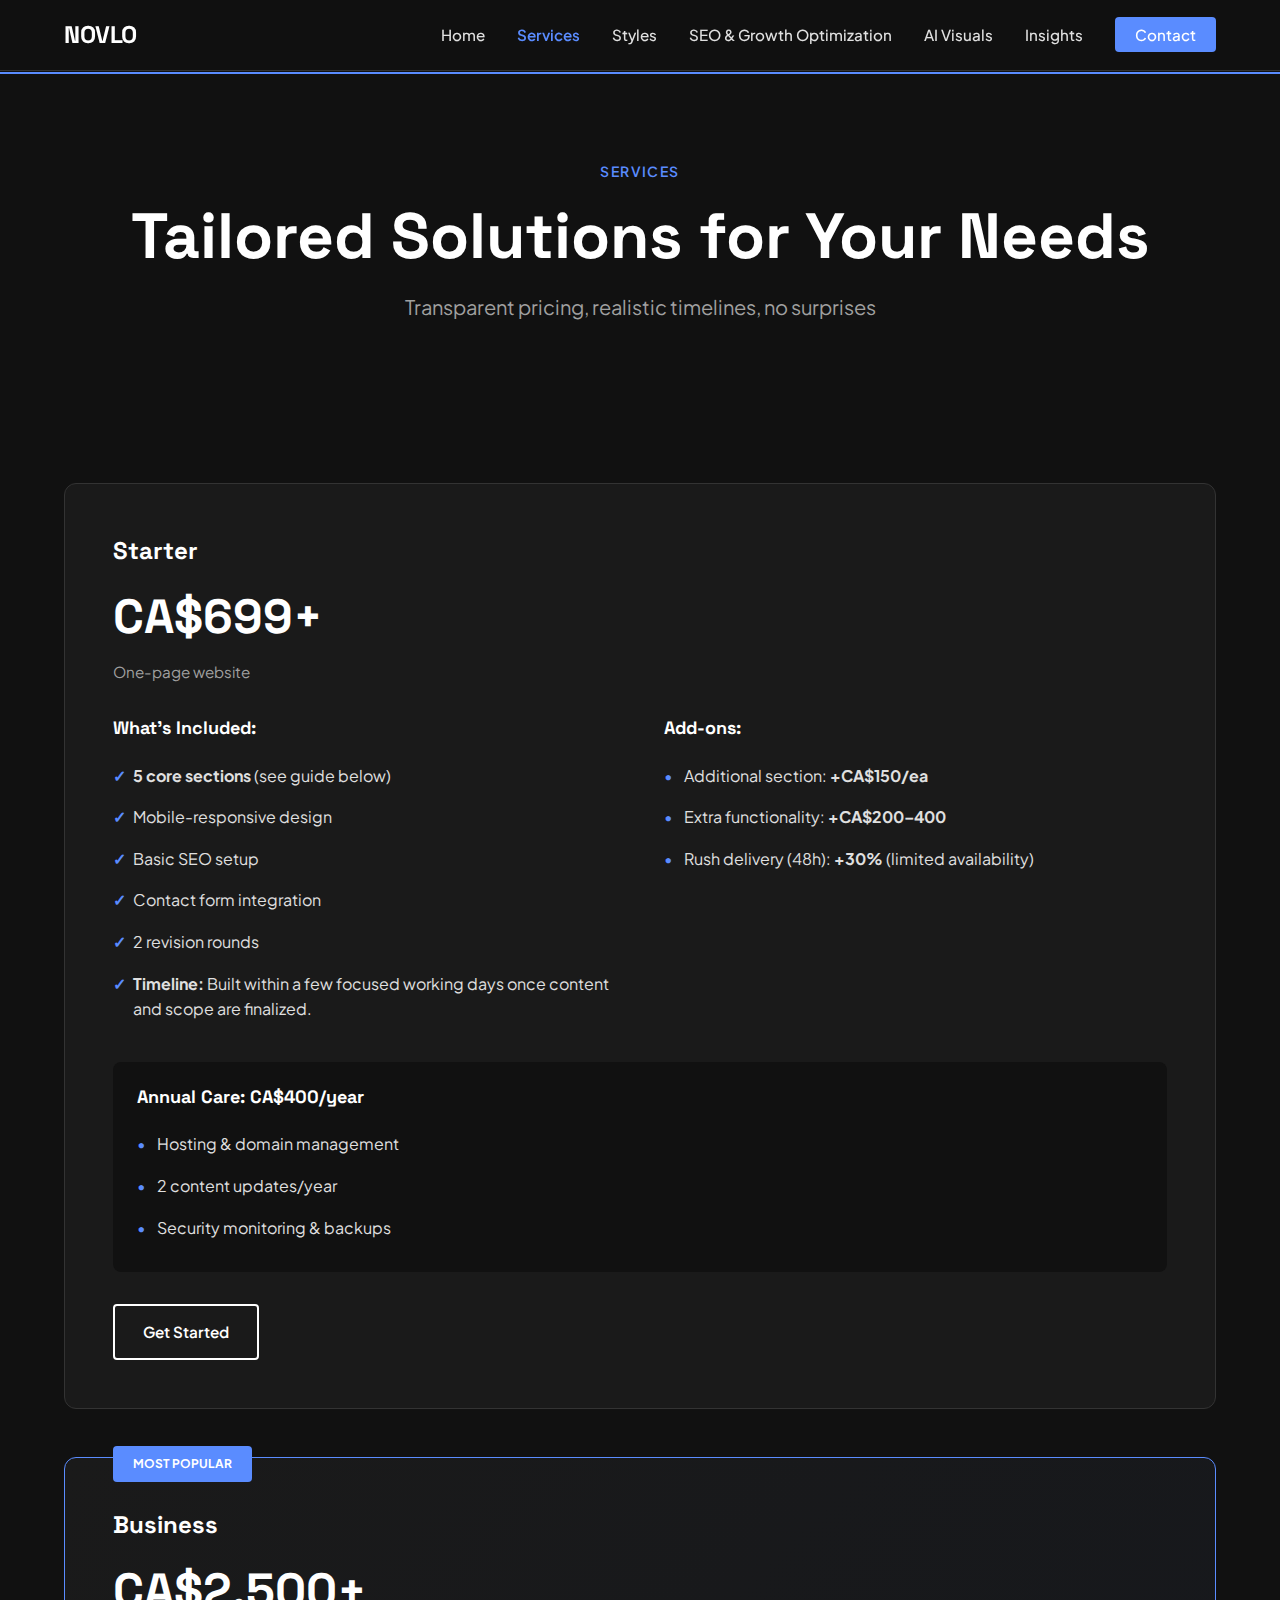
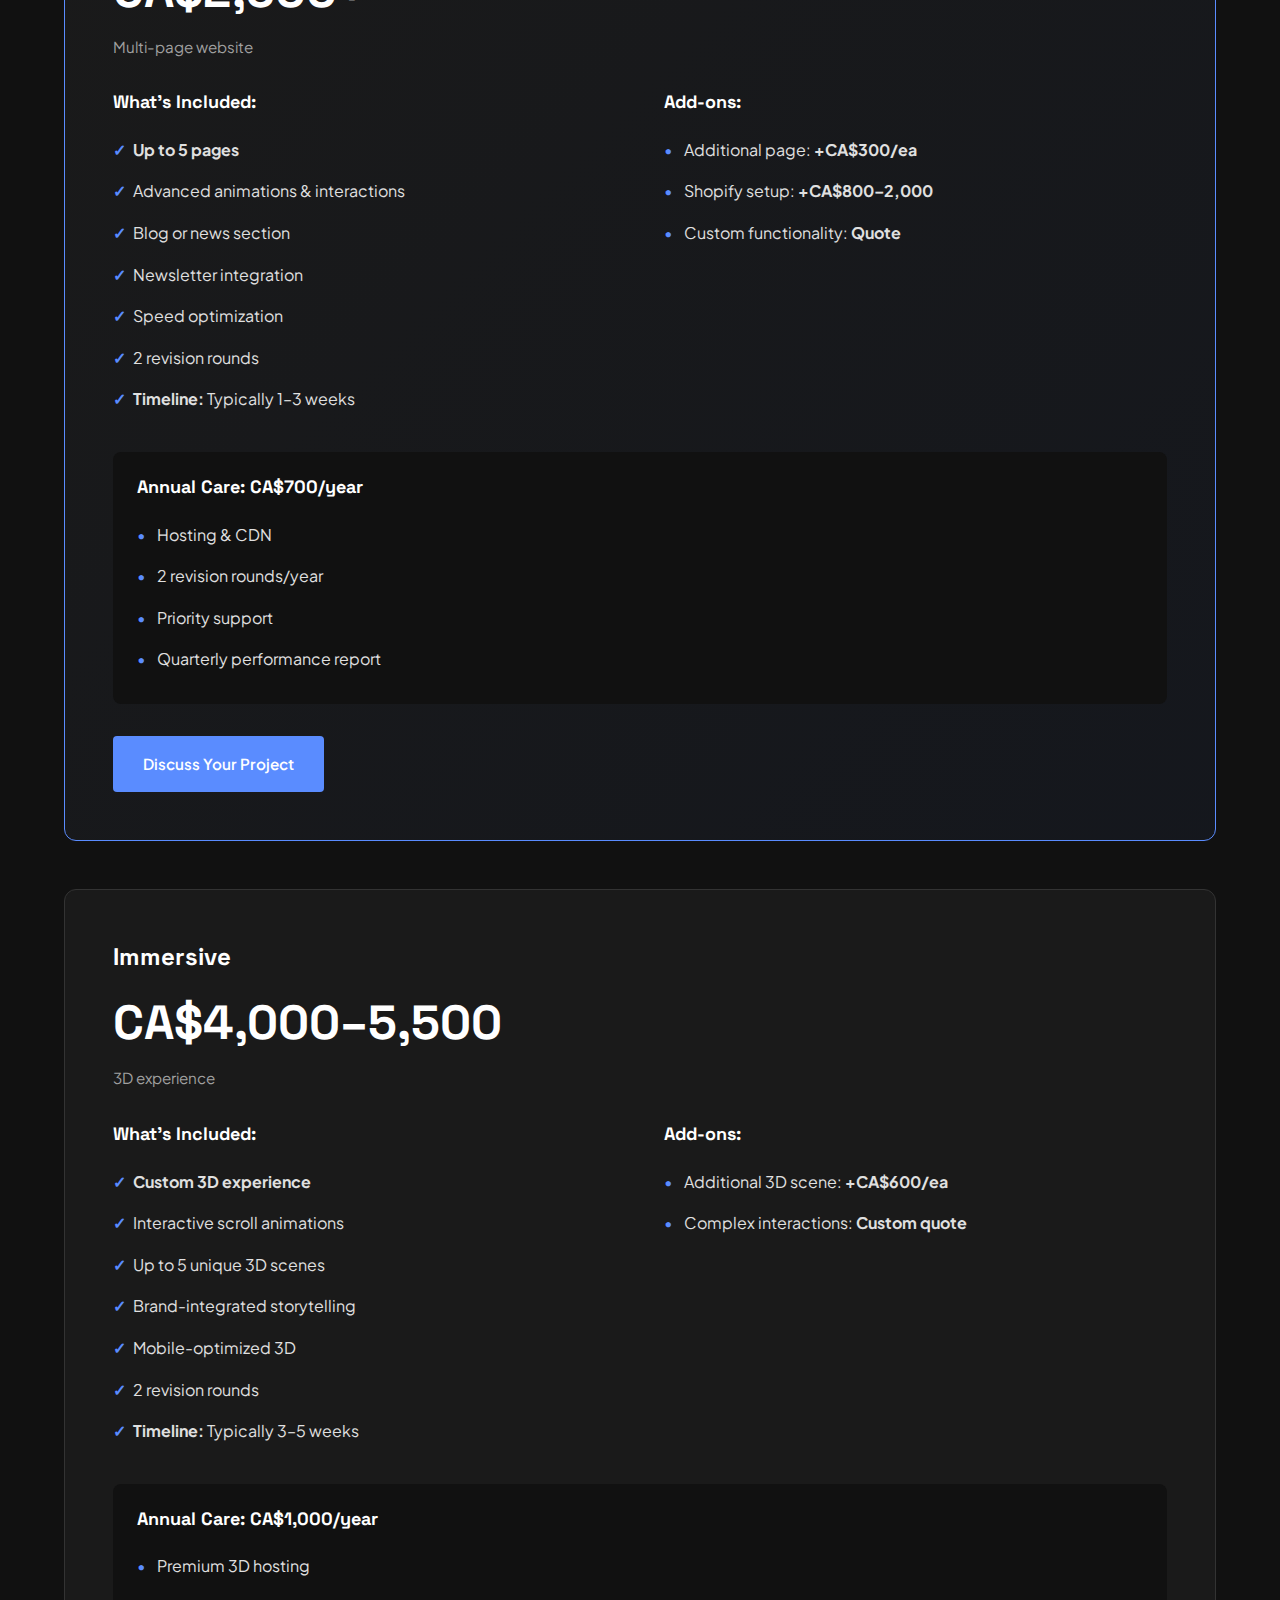
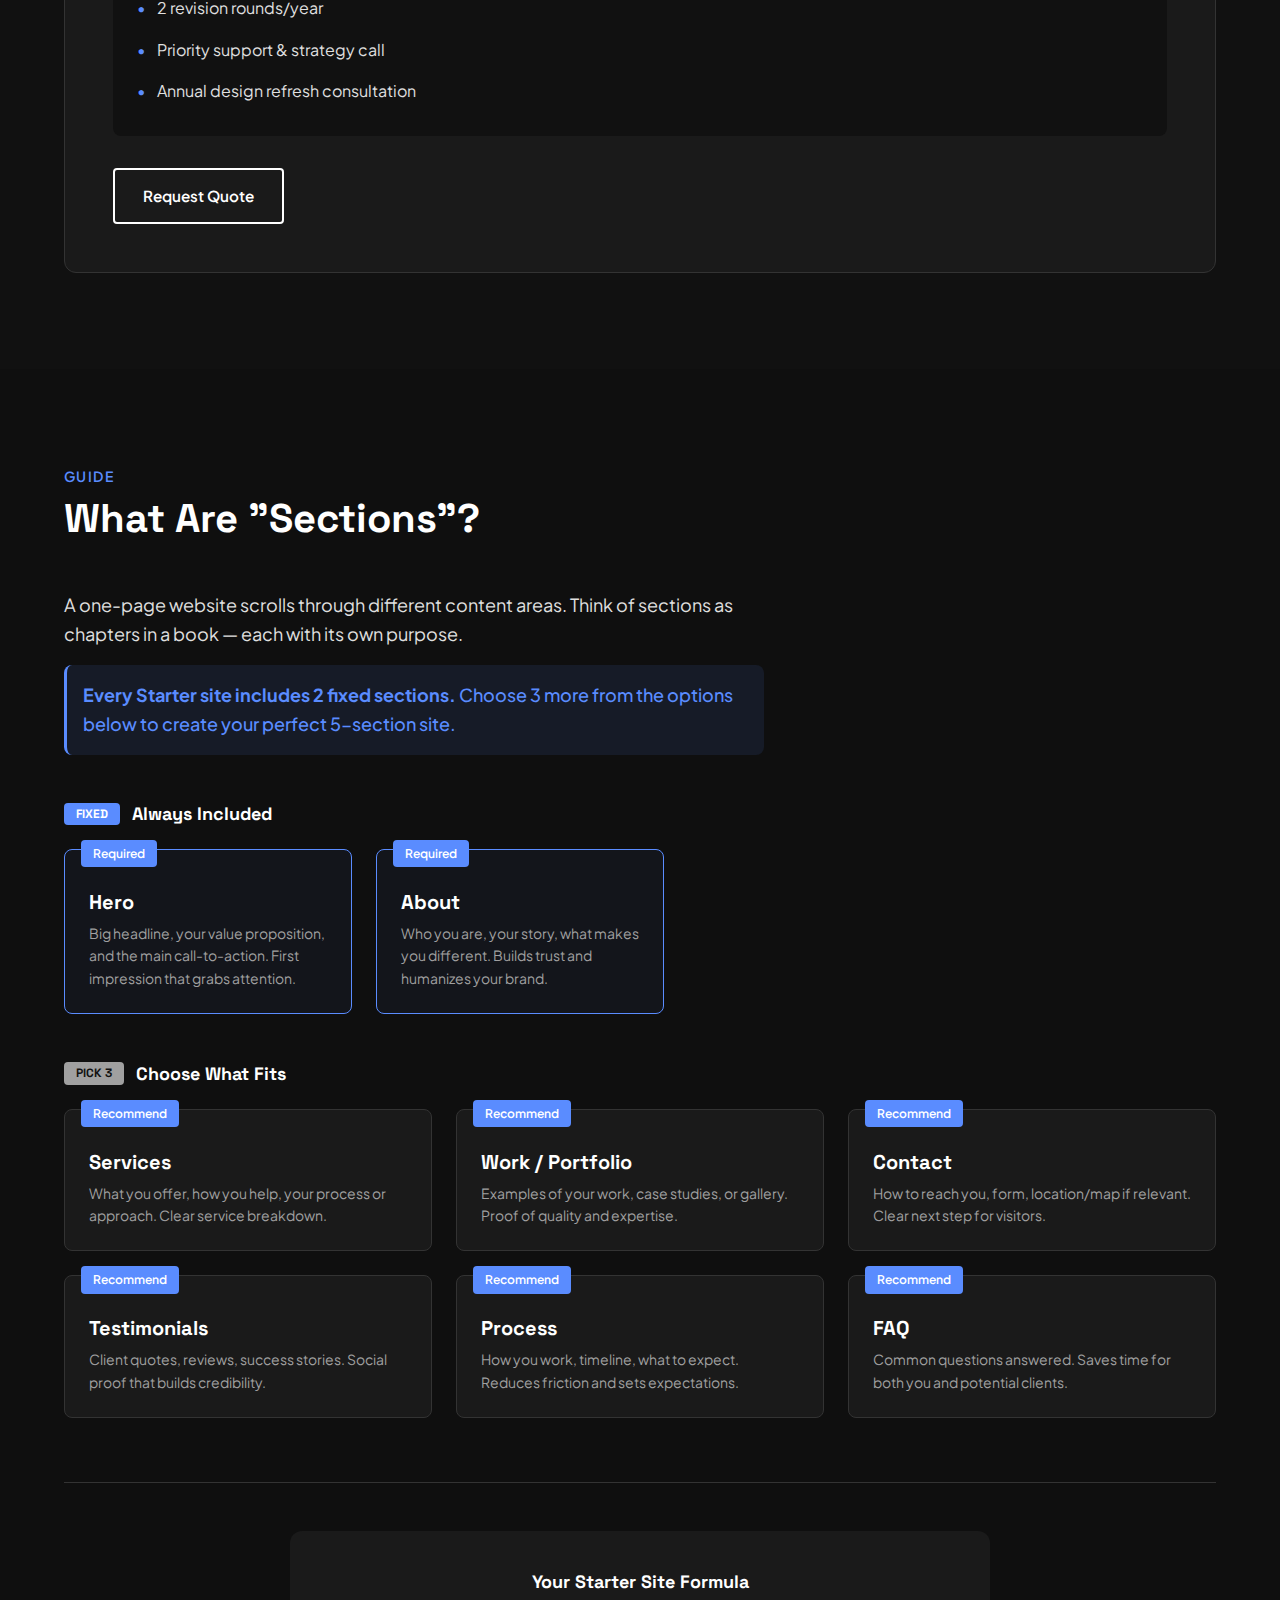
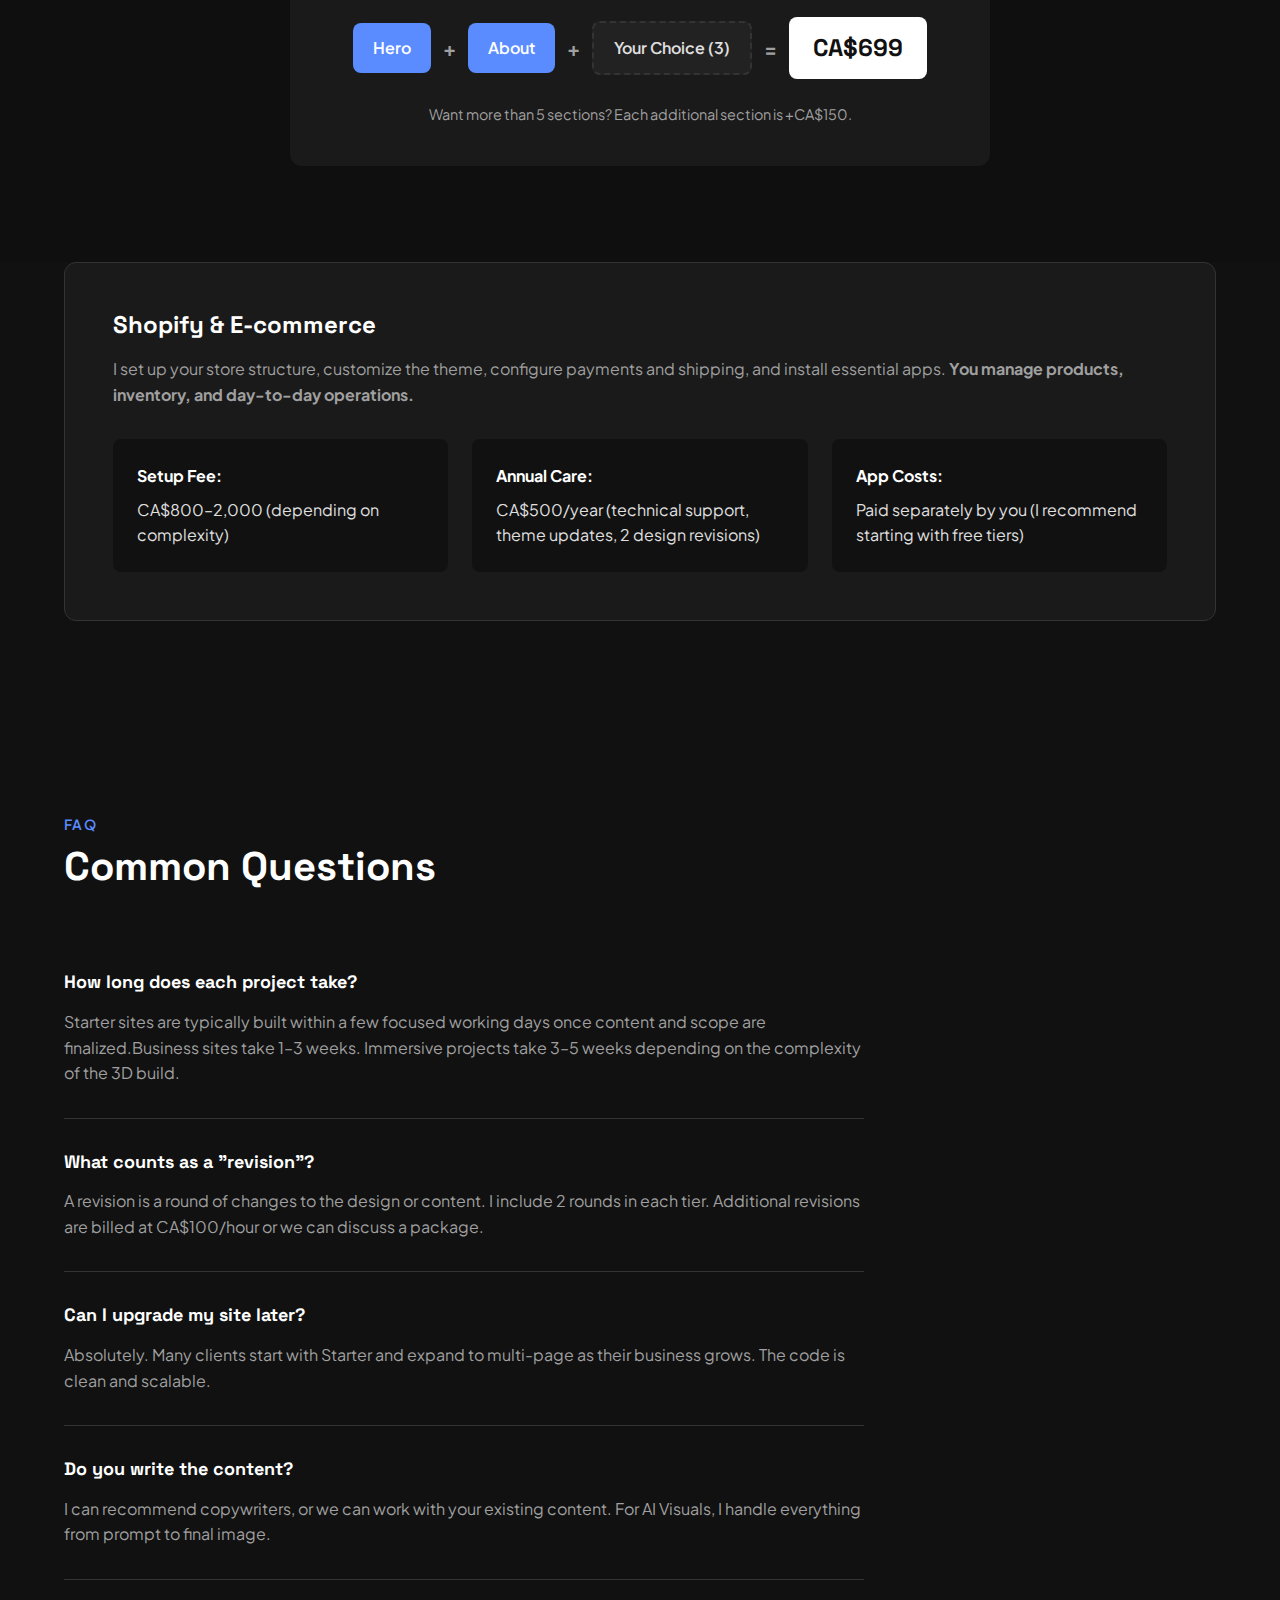
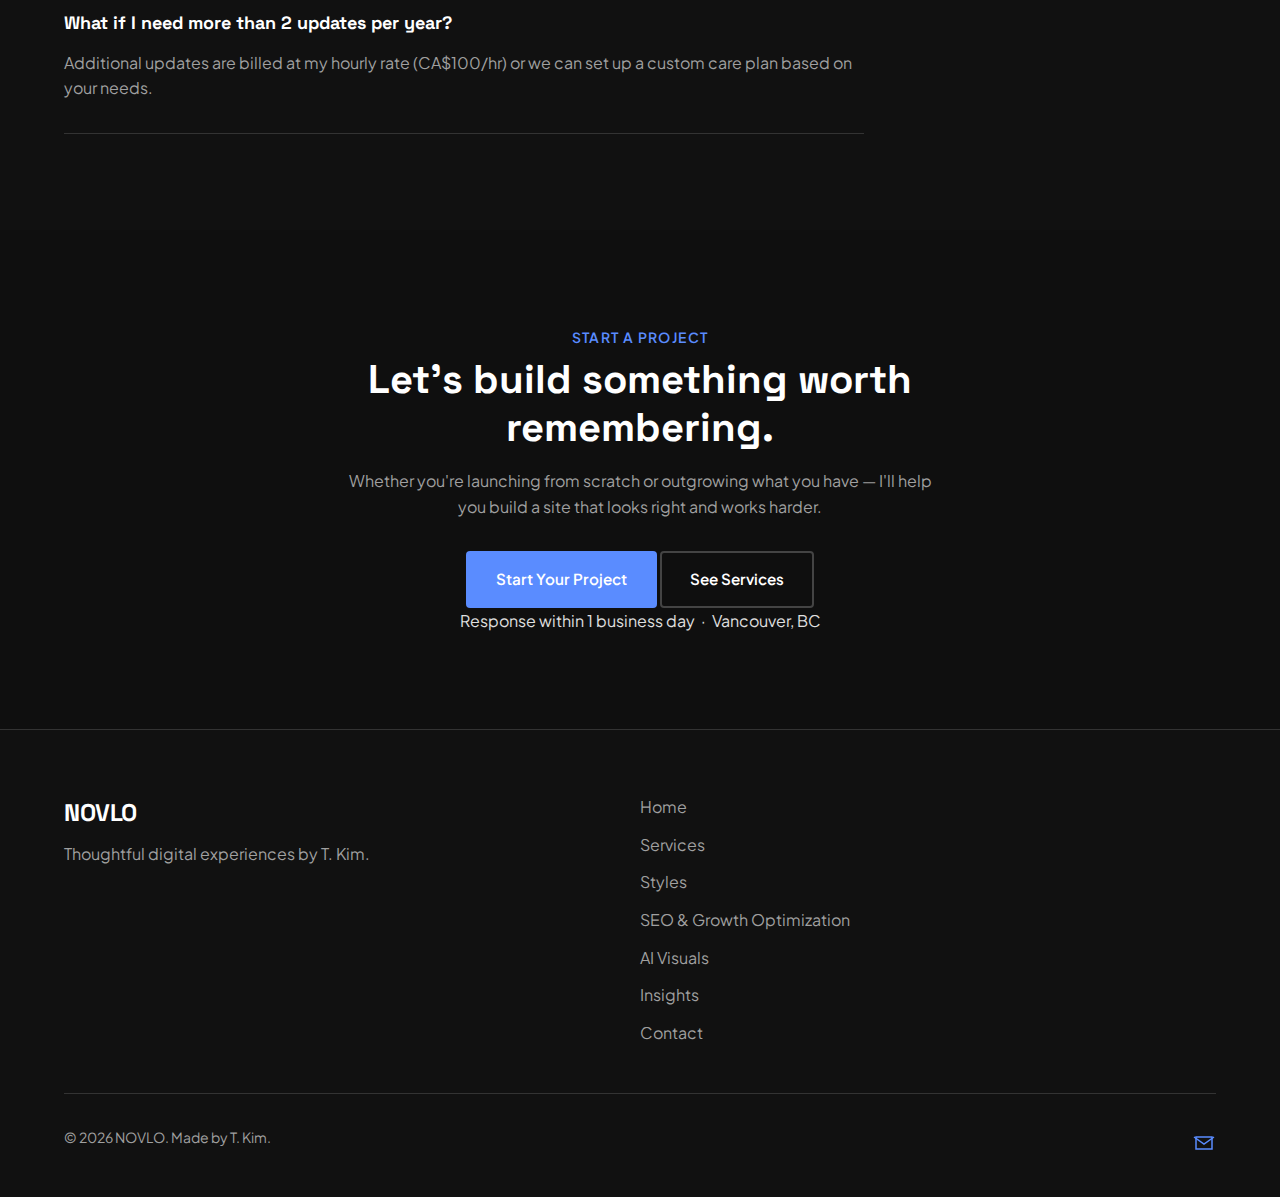
<file: services.html>
<!DOCTYPE html>
<html lang="en">
<head>
    <meta charset="UTF-8">
    <meta name="viewport" content="width=device-width, initial-scale=1.0">
    <title>Services — NOVLO</title>
    <meta name="description" content="Transparent pricing for web design and development. Starter CA$699+, Business CA$2,500+, Immersive CA$4,000+.">
    <link rel="stylesheet" href="/css/styles.css">
    
    <meta property="og:title" content="NOVLO — A New Flow for Modern Brands">
    <meta property="og:description" content="Modern websites built for clarity, performance, and long-term growth.">
    <meta property="og:type" content="website">
    <meta property="og:url" content="https://novlo.studio">
    <meta property="og:image" content="https://novlo.studio/images/og-image.jpg">

    <link rel="canonical" href="https://novlo.studio">
    <link rel="preconnect" href="https://fonts.googleapis.com">
    <link rel="preconnect" href="https://fonts.gstatic.com" crossorigin>
    <link href="https://fonts.googleapis.com/css2?family=Plus+Jakarta+Sans:wght@400;500;600&family=Space+Grotesk:wght@700;800&display=swap" rel="stylesheet">
    <link rel="stylesheet" href="/css/styles.css">
    <link rel="icon" href="/images/favicon.ico">
</head>
<body>
    <!-- Navigation - Dynamically Loaded -->
    <div data-include="includes/nav.html"></div>

    <!-- Hero -->
    <section class="page-hero">
        <div class="container">
            <span class="page-label">Services</span>
            <h1 class="page-title">Tailored Solutions for Your Needs</h1>
            <p class="page-subtitle">Transparent pricing, realistic timelines, no surprises</p>
        </div>
    </section>

    <!-- Pricing Tiers -->
    <section class="section pricing-section">
        <div class="container">
            
            <!-- Starter -->
            <div class="pricing-card" id="starter">
                <div class="pricing-header">
                    <span class="pricing-name">Starter</span>
                    <span class="pricing-price">CA$699+</span>
                    <span class="pricing-note">One-page website</span>
                </div>
                <div class="pricing-content">
                    <div class="pricing-features">
                        <h4>What's Included:</h4>
                        <ul>
                            <li><strong>5 core sections</strong> (see guide below)</li>
                            <li>Mobile-responsive design</li>
                            <li>Basic SEO setup</li>
                            <li>Contact form integration</li>
                            <li>2 revision rounds</li>
                            <li><strong>Timeline:</strong> Built within a few focused working days once content and scope are finalized.</li>
                        </ul>
                    </div>
                    <div class="pricing-addons">
                        <h4>Add-ons:</h4>
                        <ul>
                            <li>Additional section: <strong>+CA$150/ea</strong></li>
                            <li>Extra functionality: <strong>+CA$200–400</strong></li>
                            <li>Rush delivery (48h): <strong>+30%</strong> (limited availability)</li>
                        </ul>
                    </div>
                </div>
                <div class="pricing-care">
                    <h4>Annual Care: CA$400/year</h4>
                    <ul>
                        <li>Hosting & domain management</li>
                        <li>2 content updates/year</li>
                        <li>Security monitoring & backups</li>
                    </ul>
                </div>
                <a href="contact.html" class="btn btn-outline">Get Started</a>
            </div>

            <!-- Business -->
            <div class="pricing-card featured" id="business">
                <span class="pricing-badge">Most Popular</span>
                <div class="pricing-header">
                    <span class="pricing-name">Business</span>
                    <span class="pricing-price">CA$2,500+</span>
                    <span class="pricing-note">Multi-page website</span>
                </div>
                <div class="pricing-content">
                    <div class="pricing-features">
                        <h4>What's Included:</h4>
                        <ul>
                            <li><strong>Up to 5 pages</strong></li>
                            <li>Advanced animations & interactions</li>
                            <li>Blog or news section</li>
                            <li>Newsletter integration</li>
                            <li>Speed optimization</li>
                            <li>2 revision rounds</li>
                            <li><strong>Timeline:</strong> Typically 1–3 weeks</li>
                        </ul>
                    </div>
                    <div class="pricing-addons">
                        <h4>Add-ons:</h4>
                        <ul>
                            <li>Additional page: <strong>+CA$300/ea</strong></li>
                            <li>Shopify setup: <strong>+CA$800–2,000</strong></li>
                            <li>Custom functionality: <strong>Quote</strong></li>
                        </ul>
                    </div>
                </div>
                <div class="pricing-care">
                    <h4>Annual Care: CA$700/year</h4>
                    <ul>
                        <li>Hosting & CDN</li>
                        <li>2 revision rounds/year</li>
                        <li>Priority support</li>
                        <li>Quarterly performance report</li>
                    </ul>
                </div>
                <a href="contact.html" class="btn btn-primary">Discuss Your Project</a>
            </div>

            <!-- Immersive -->
            <div class="pricing-card" id="immersive">
                <div class="pricing-header">
                    <span class="pricing-name">Immersive</span>
                    <span class="pricing-price">CA$4,000–5,500</span>
                    <span class="pricing-note">3D experience</span>
                </div>
                <div class="pricing-content">
                    <div class="pricing-features">
                        <h4>What's Included:</h4>
                        <ul>
                            <li><strong>Custom 3D experience</strong></li>
                            <li>Interactive scroll animations</li>
                            <li>Up to 5 unique 3D scenes</li>
                            <li>Brand-integrated storytelling</li>
                            <li>Mobile-optimized 3D</li>
                            <li>2 revision rounds</li>
                            <li><strong>Timeline:</strong> Typically 3–5 weeks</li>
                        </ul>
                    </div>
                    <div class="pricing-addons">
                        <h4>Add-ons:</h4>
                        <ul>
                            <li>Additional 3D scene: <strong>+CA$600/ea</strong></li>
                            <li>Complex interactions: <strong>Custom quote</strong></li>
                        </ul>
                    </div>
                </div>
                <div class="pricing-care">
                    <h4>Annual Care: CA$1,000/year</h4>
                    <ul>
                        <li>Premium 3D hosting</li>
                        <li>2 revision rounds/year</li>
                        <li>Priority support & strategy call</li>
                        <li>Annual design refresh consultation</li>
                    </ul>
                </div>
                <a href="contact.html" class="btn btn-outline">Request Quote</a>
            </div>

        </div>
    </section>

    <!-- Section Guide -->
    <!-- Section Guide -->
    <section class="section section-guide">
        <div class="container">
            <div class="section-header">
                <span class="section-label">Guide</span>
                <h2 class="section-title">What Are "Sections"?</h2>
            </div>
            
            <div class="guide-intro">
                <p>A one-page website scrolls through different content areas. Think of sections as chapters in a book — each with its own purpose.</p>
                <p class="guide-note"><strong>Every Starter site includes 2 fixed sections.</strong> Choose 3 more from the options below to create your perfect 5-section site.</p>
            </div>
            
            <!-- Fixed Sections -->
            <div class="guide-category">
                <h4 class="guide-category-title">
                    <span class="guide-badge fixed">Fixed</span>
                    Always Included
                </h4>
                <div class="guide-grid fixed">
                    <div class="guide-item fixed-item">
                        <div class="guide-item-header">
                            <span class="guide-tag">Required</span>
                        </div>
                        <h4>Hero</h4>
                        <p>Big headline, your value proposition, and the main call-to-action. First impression that grabs attention.</p>
                    </div>
                    <div class="guide-item fixed-item">
                        <div class="guide-item-header">
                            <span class="guide-tag">Required</span>
                        </div>
                        <h4>About</h4>
                        <p>Who you are, your story, what makes you different. Builds trust and humanizes your brand.</p>
                    </div>
                </div>
            </div>
            
            <!-- Optional Sections -->
            <div class="guide-category">
                <h4 class="guide-category-title">
                    <span class="guide-badge optional">Pick 3</span>
                    Choose What Fits
                </h4>
                <div class="guide-grid optional">
                    <div class="guide-item optional-item">
                        <div class="guide-item-header">
                            <span class="guide-tag">Recommend</span>
                        </div>
                        <h4>Services</h4>
                        <p>What you offer, how you help, your process or approach. Clear service breakdown.</p>
                    </div>
                    <div class="guide-item optional-item">
                        <div class="guide-item-header">
                            <span class="guide-tag">Recommend</span>
                        </div>
                        <h4>Work / Portfolio</h4>
                        <p>Examples of your work, case studies, or gallery. Proof of quality and expertise.</p>
                    </div>
                    <div class="guide-item optional-item">
                        <div class="guide-item-header">
                            <span class="guide-tag">Recommend</span>
                        </div>
                        <h4>Contact</h4>
                        <p>How to reach you, form, location/map if relevant. Clear next step for visitors.</p>
                    </div>
                    <div class="guide-item optional-item">
                        <div class="guide-item-header">
                            <span class="guide-tag">Recommend</span>
                        </div>
                        <h4>Testimonials</h4>
                        <p>Client quotes, reviews, success stories. Social proof that builds credibility.</p>
                    </div>
                    <div class="guide-item optional-item">
                        <div class="guide-item-header">
                            <span class="guide-tag">Recommend</span>
                        </div>
                        <h4>Process</h4>
                        <p>How you work, timeline, what to expect. Reduces friction and sets expectations.</p>
                    </div>
                    <div class="guide-item optional-item">
                        <div class="guide-item-header">
                            <span class="guide-tag">Recommend</span>
                        </div>
                        <h4>FAQ</h4>
                        <p>Common questions answered. Saves time for both you and potential clients.</p>
                    </div>
                </div>
            </div>
            
            <!-- Summary -->
            <div class="guide-summary">
                <div class="summary-card">
                    <h4>Your Starter Site Formula</h4>
                    <div class="formula">
                        <span class="formula-item fixed">Hero</span>
                        <span class="formula-plus">+</span>
                        <span class="formula-item fixed">About</span>
                        <span class="formula-plus">+</span>
                        <span class="formula-item choice">Your Choice (3)</span>
                        <span class="formula-equals">=</span>
                        <span class="formula-price">CA$699</span>
                    </div>
                    <p class="formula-note">Want more than 5 sections? Each additional section is +CA$150.</p>
                </div>
            </div>

        </div>
    </section>

    <!-- Shopify Note -->
    <section class="section shopify-note">
        <div class="container">
            <div class="note-card">
                <h3>Shopify & E-commerce</h3>
                <p>I set up your store structure, customize the theme, configure payments and shipping, and install essential apps. <strong>You manage products, inventory, and day-to-day operations.</strong></p>
                <div class="note-details">
                    <div class="note-item">
                        <strong>Setup Fee:</strong> CA$800–2,000 (depending on complexity)
                    </div>
                    <div class="note-item">
                        <strong>Annual Care:</strong> CA$500/year (technical support, theme updates, 2 design revisions)
                    </div>
                    <div class="note-item">
                        <strong>App Costs:</strong> Paid separately by you (I recommend starting with free tiers)
                    </div>
                </div>
            </div>
        </div>
    </section>

    <!-- FAQ -->
    <section class="section faq-section">
        <div class="container">
            <div class="section-header">
                <span class="section-label">FAQ</span>
                <h2 class="section-title">Common Questions</h2>
            </div>
            <div class="faq-list">
                <div class="faq-item">
                    <h4>How long does each project take?</h4>
                    <p> Starter sites are typically built within a few focused working days once content and scope are finalized.Business sites take 1–3 weeks. Immersive projects take 3–5 weeks depending on the complexity of the 3D build.
                    </p>
                </div>
                <div class="faq-item">
                    <h4>What counts as a "revision"?</h4>
                    <p>A revision is a round of changes to the design or content. I include 2 rounds in each tier. Additional revisions are billed at CA$100/hour or we can discuss a package.</p>
                </div>
                <div class="faq-item">
                    <h4>Can I upgrade my site later?</h4>
                    <p>Absolutely. Many clients start with Starter and expand to multi-page as their business grows. The code is clean and scalable.</p>
                </div>
                <div class="faq-item">
                    <h4>Do you write the content?</h4>
                    <p>I can recommend copywriters, or we can work with your existing content. For AI Visuals, I handle everything from prompt to final image.</p>
                </div>
                <div class="faq-item">
                    <h4>What if I need more than 2 updates per year?</h4>
                    <p>Additional updates are billed at my hourly rate (CA$100/hr) or we can set up a custom care plan based on your needs.</p>
                </div>
            </div>
        </div>
    </section>

    <!-- CTA Section - Dynamically Loaded -->
    <div data-include="includes/cta-section.html"></div>

    <!-- Footer - Dynamically Loaded -->
    <div data-include="includes/footer.html"></div>

    <script src="js/main.js"></script>
</body>
</html>
</file>
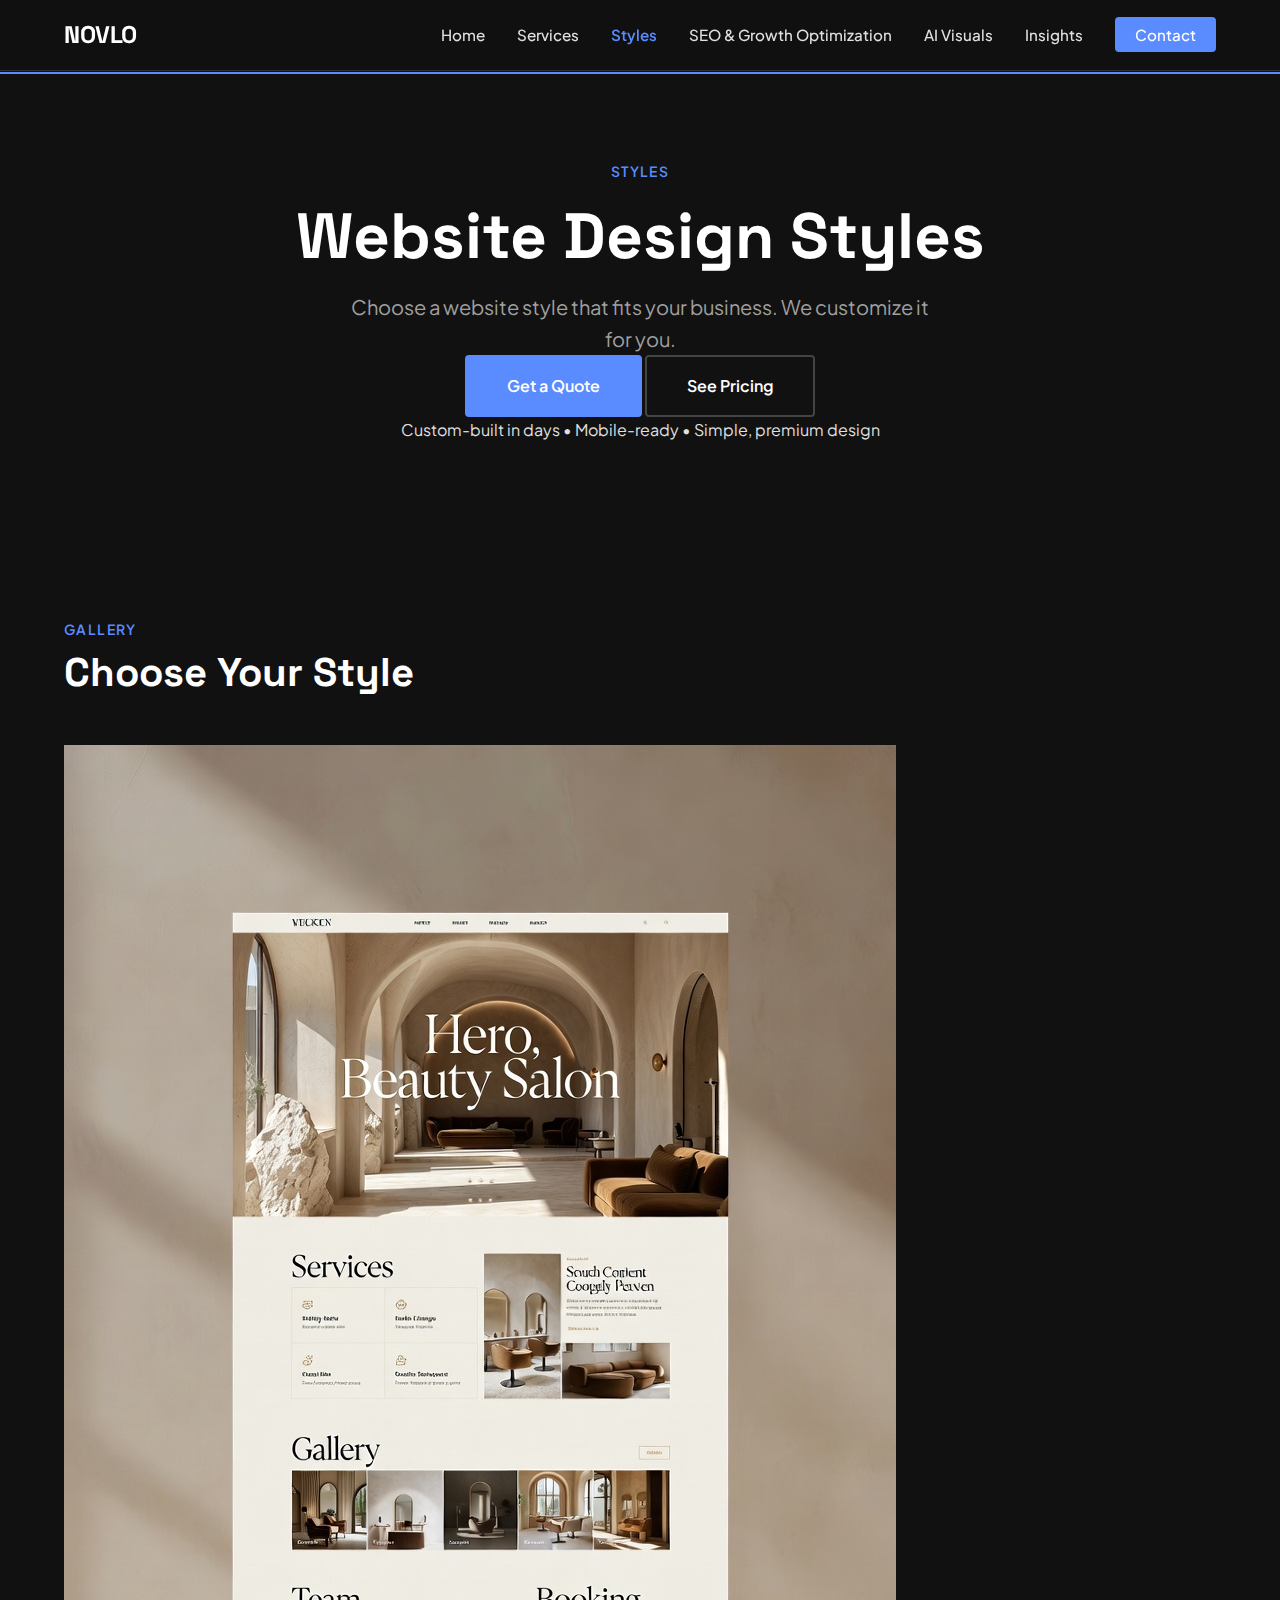
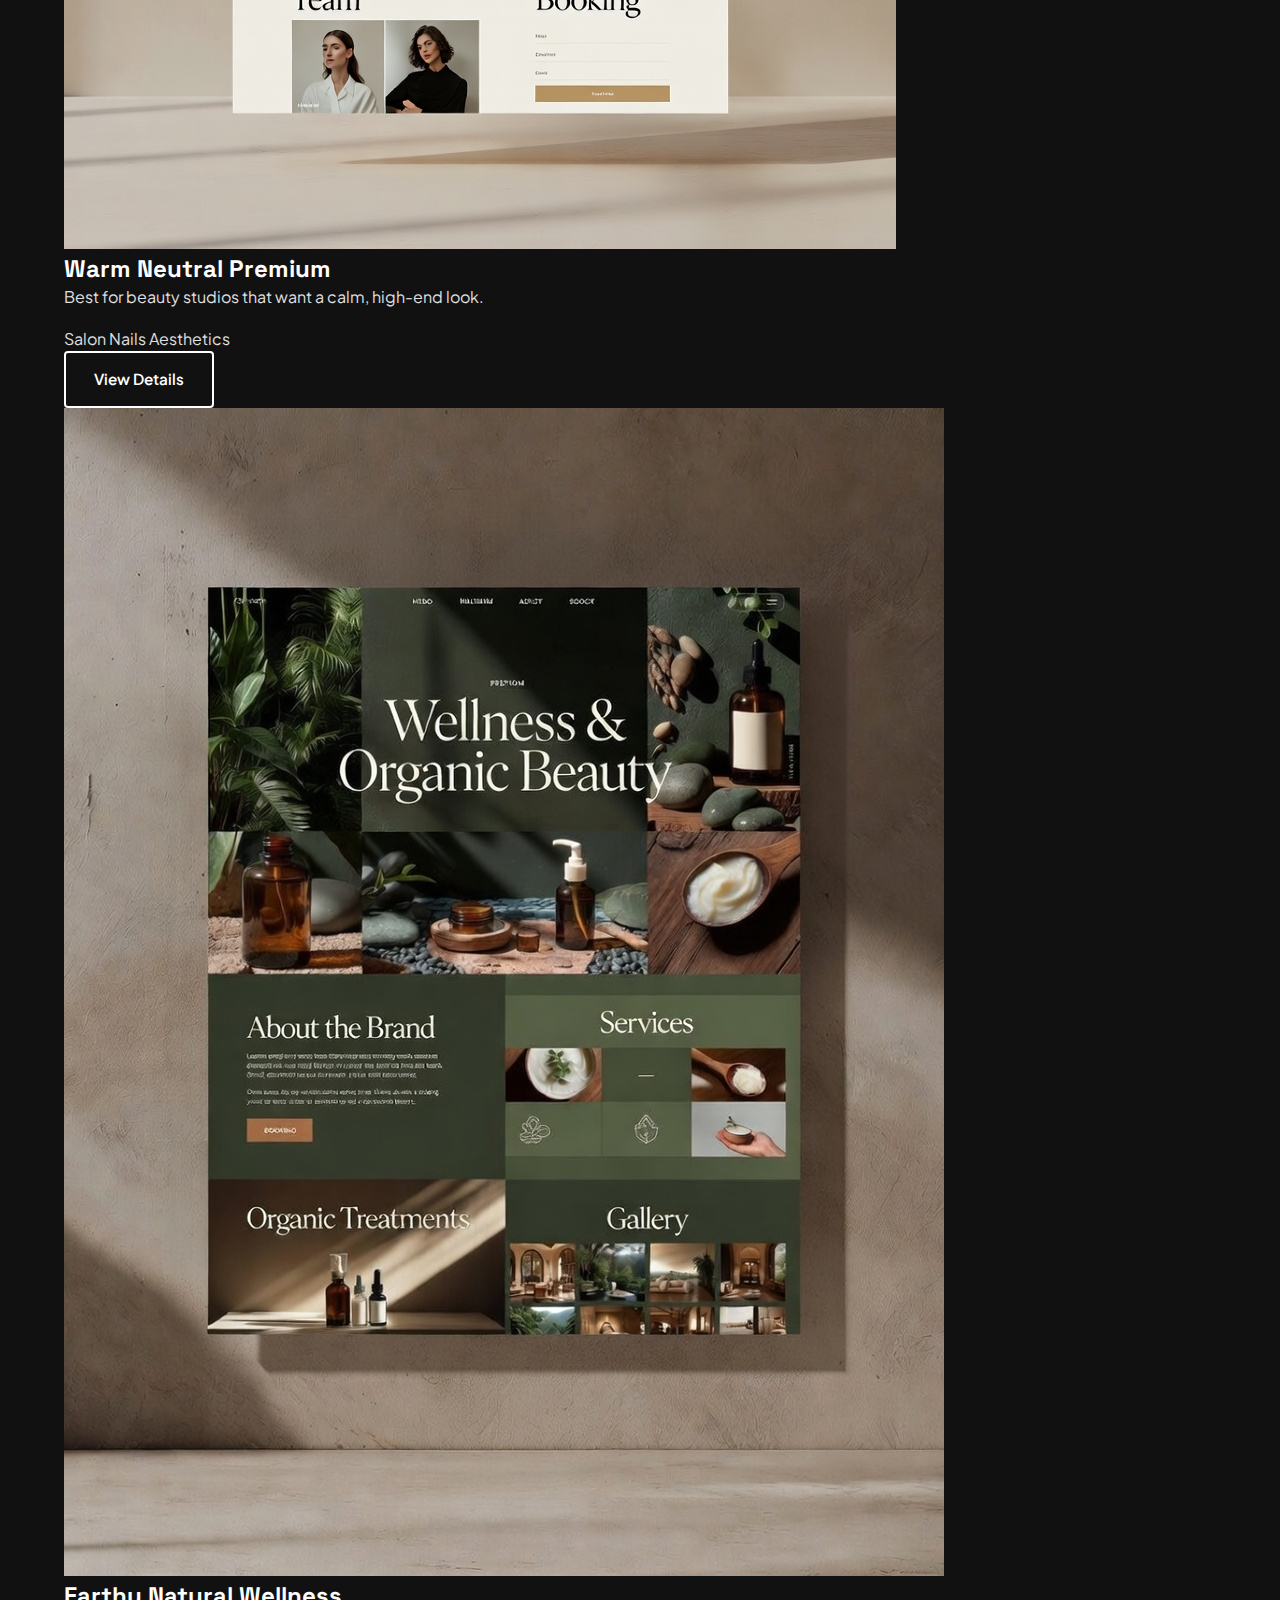
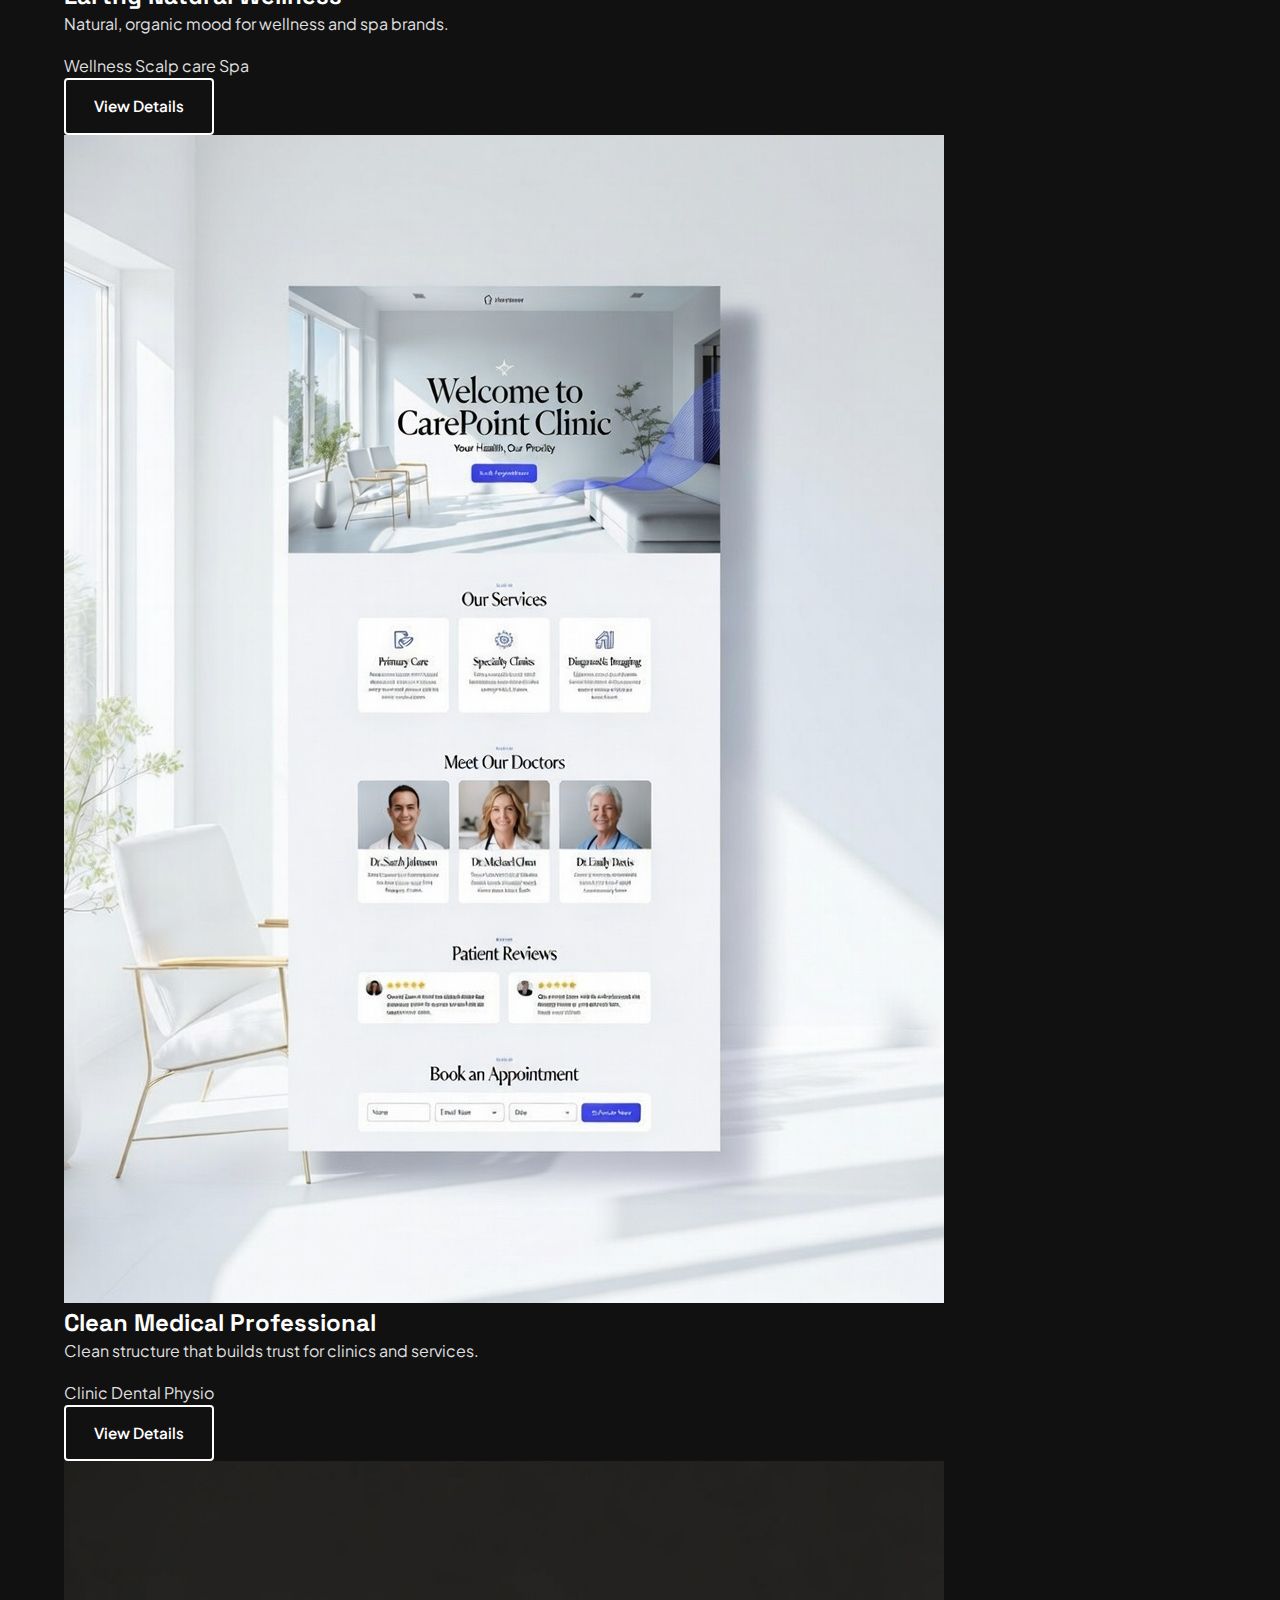
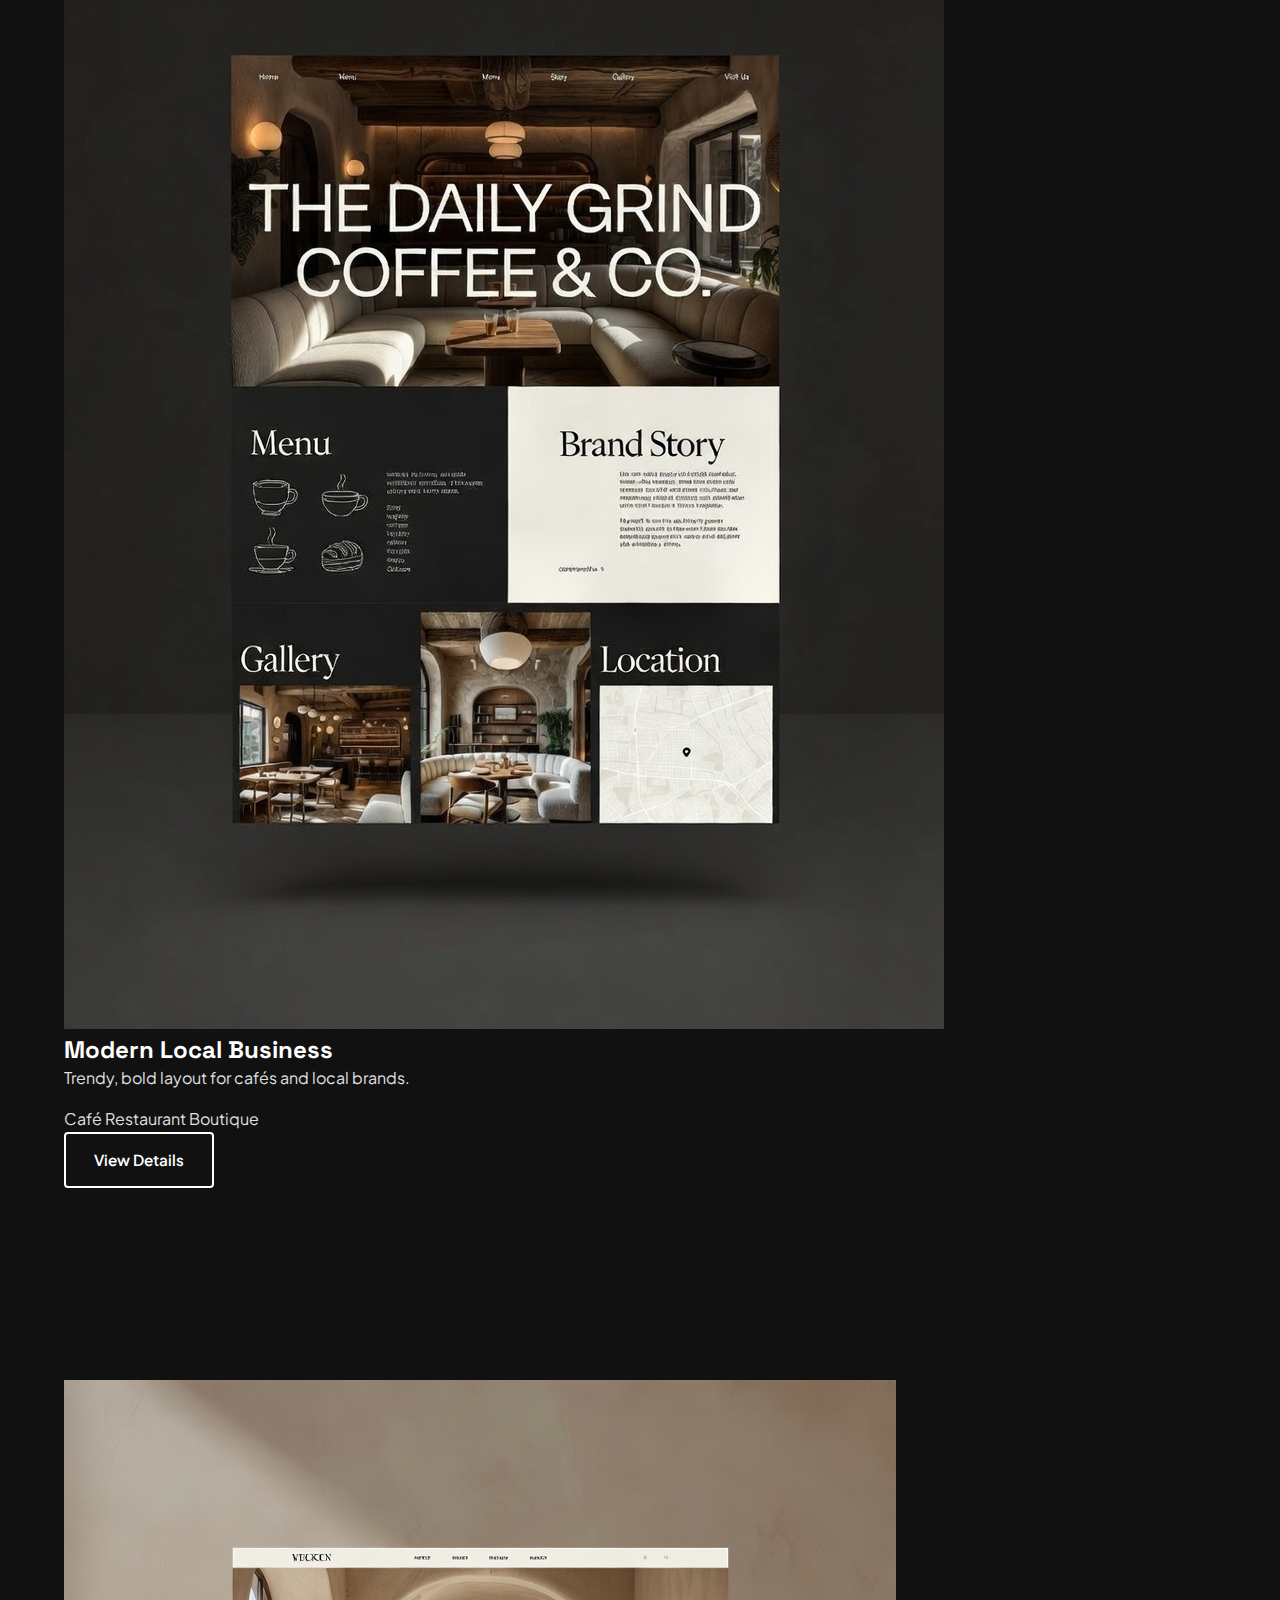
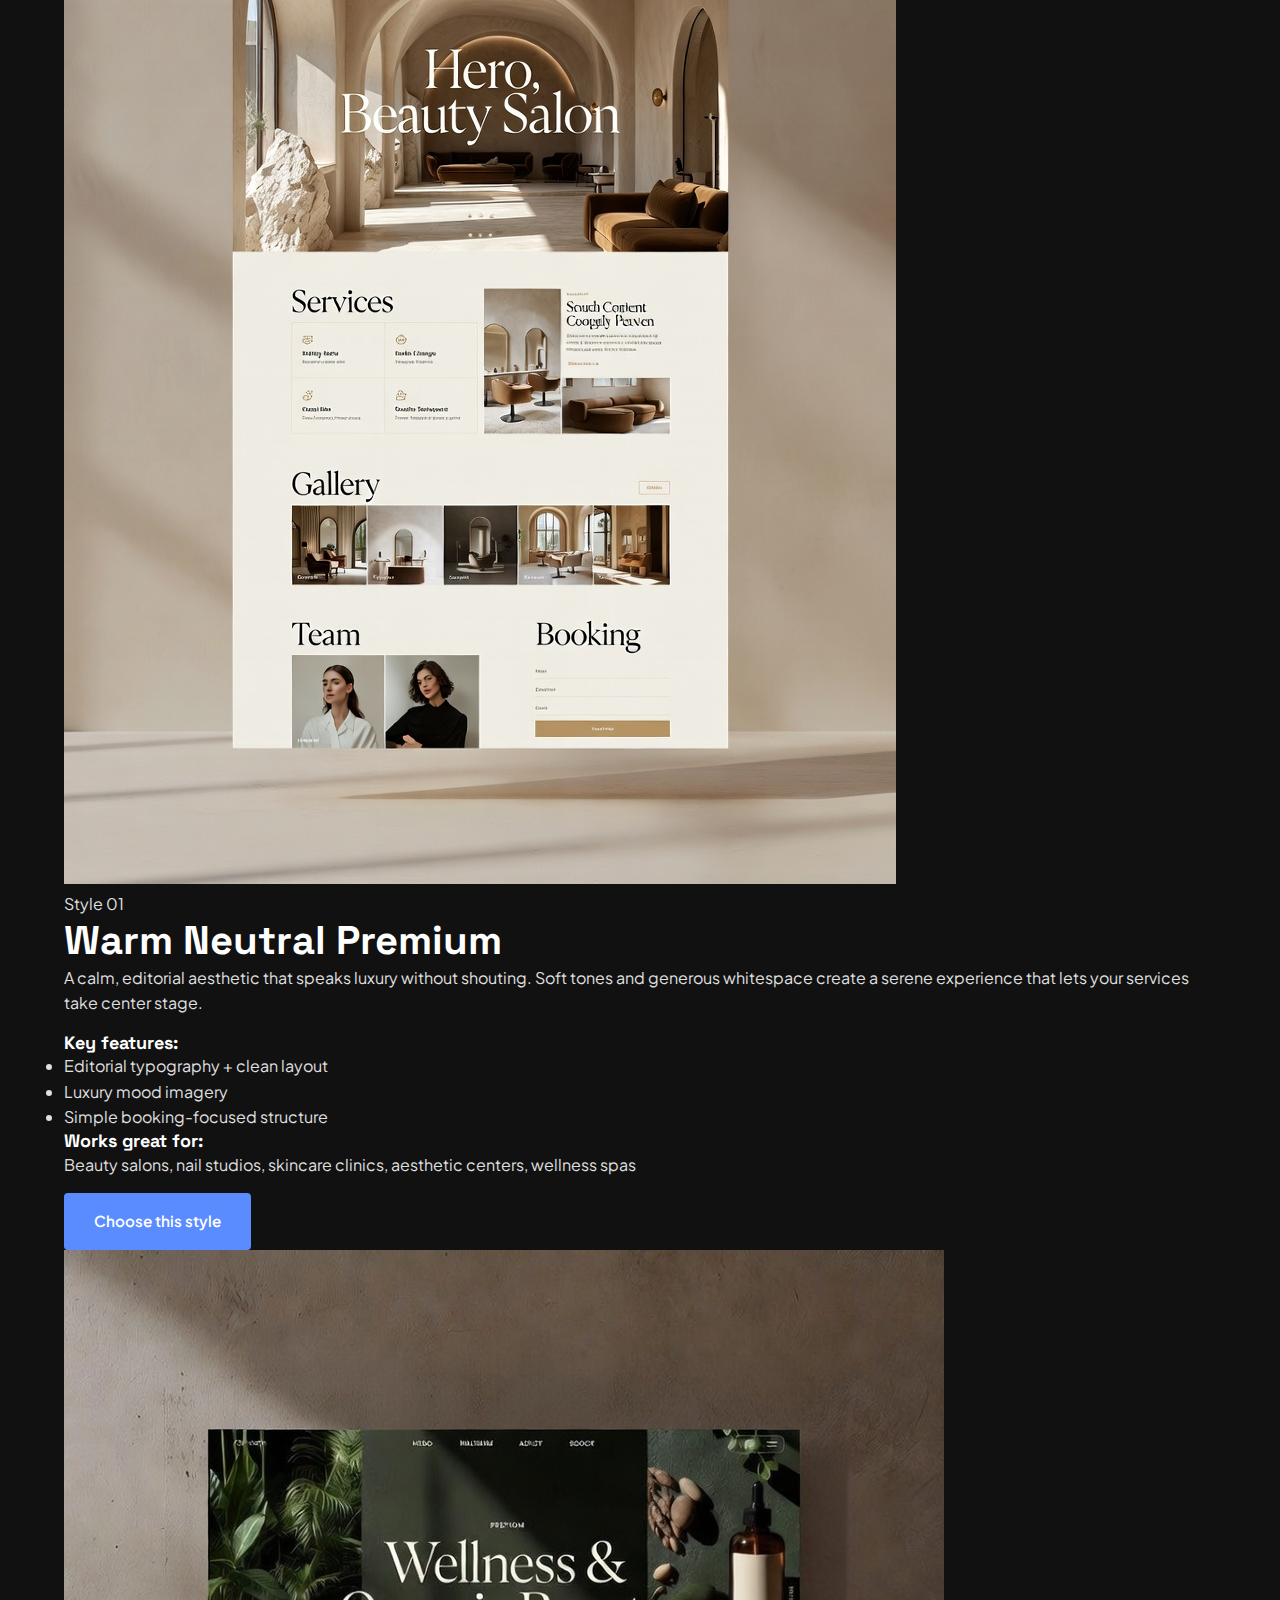
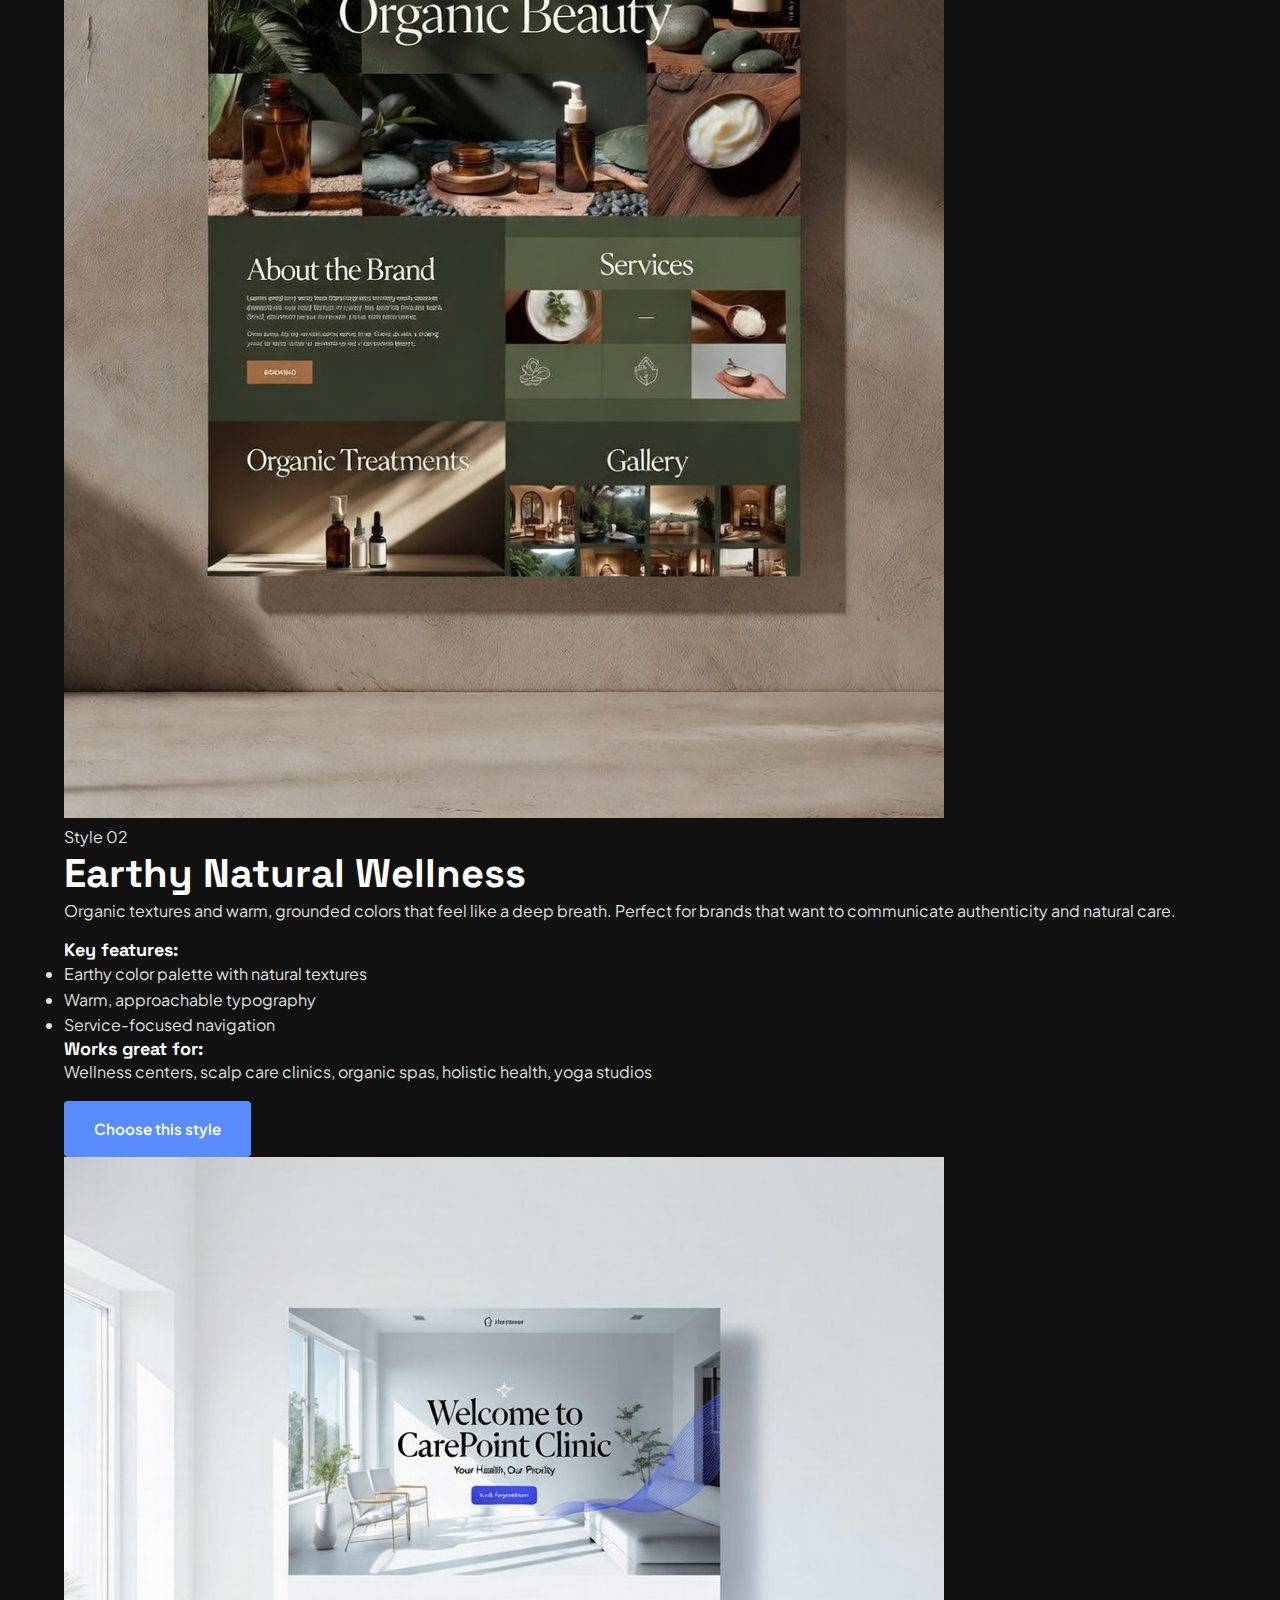
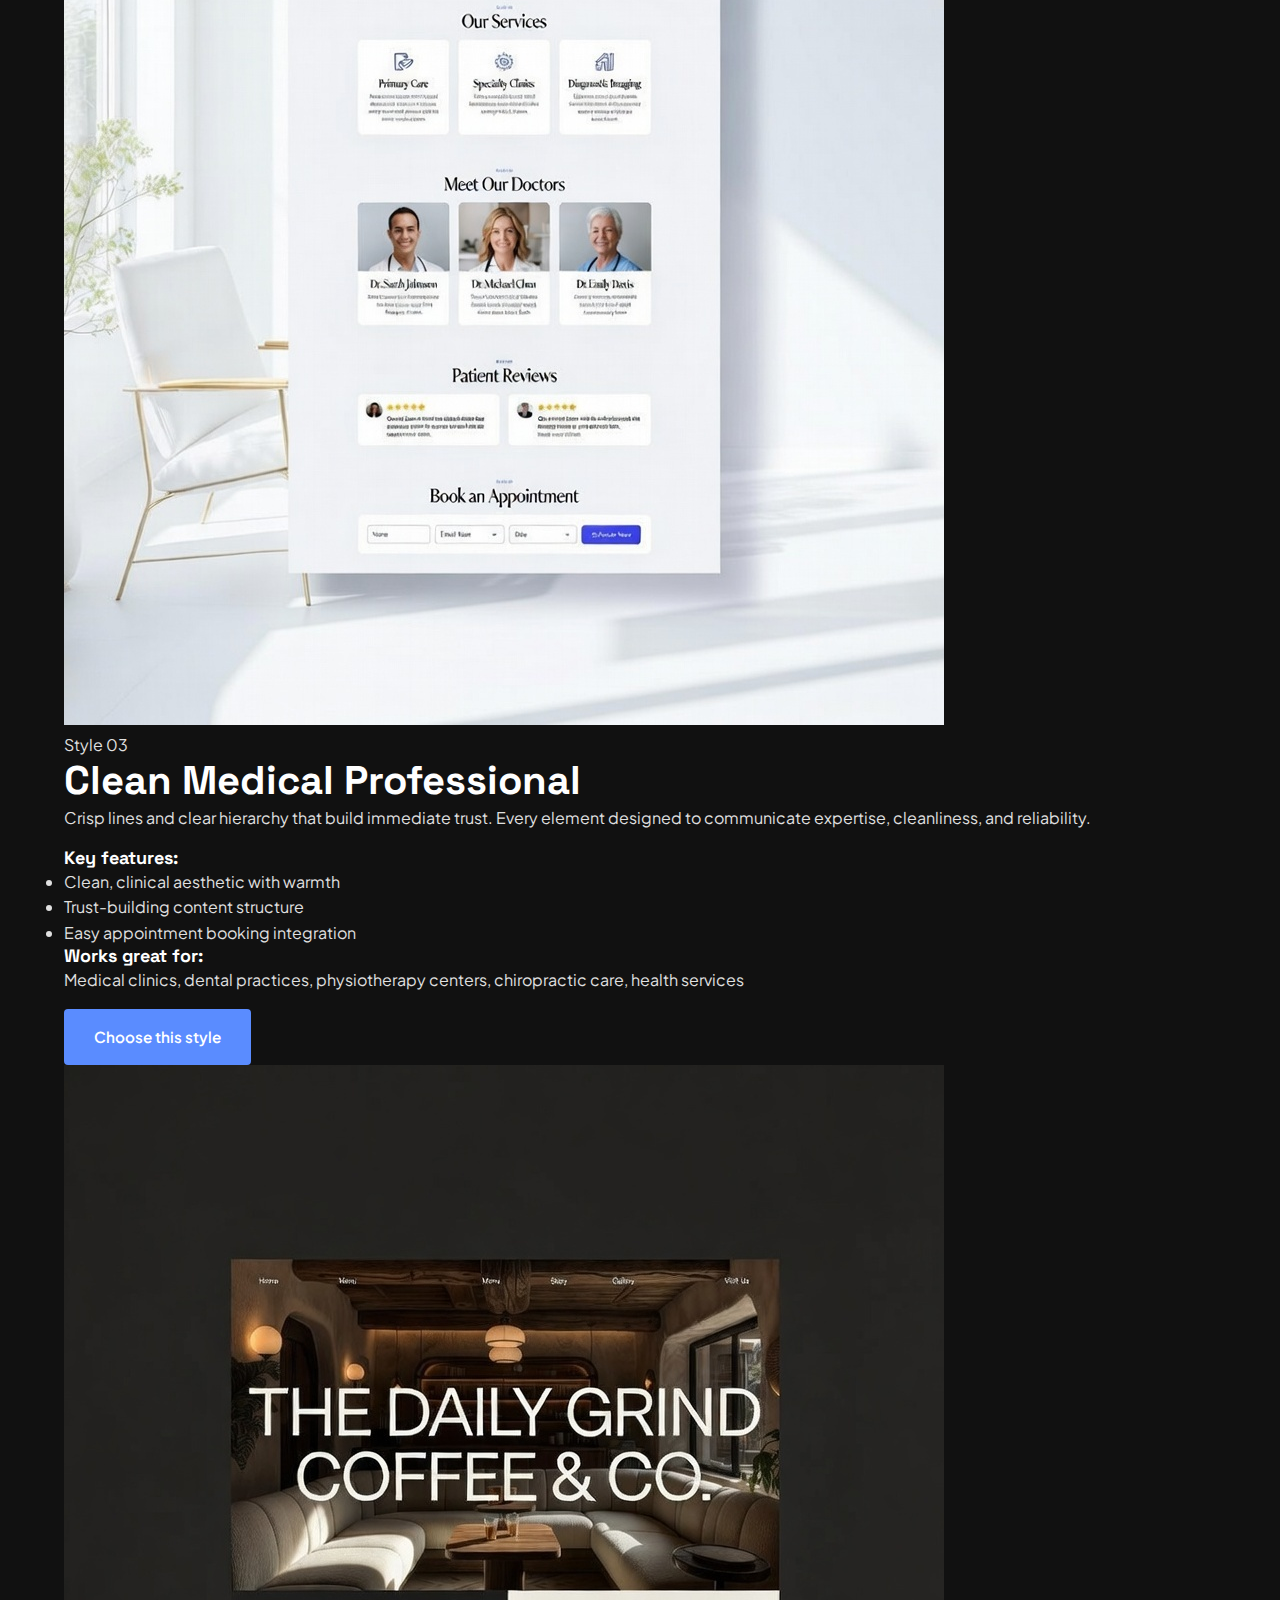
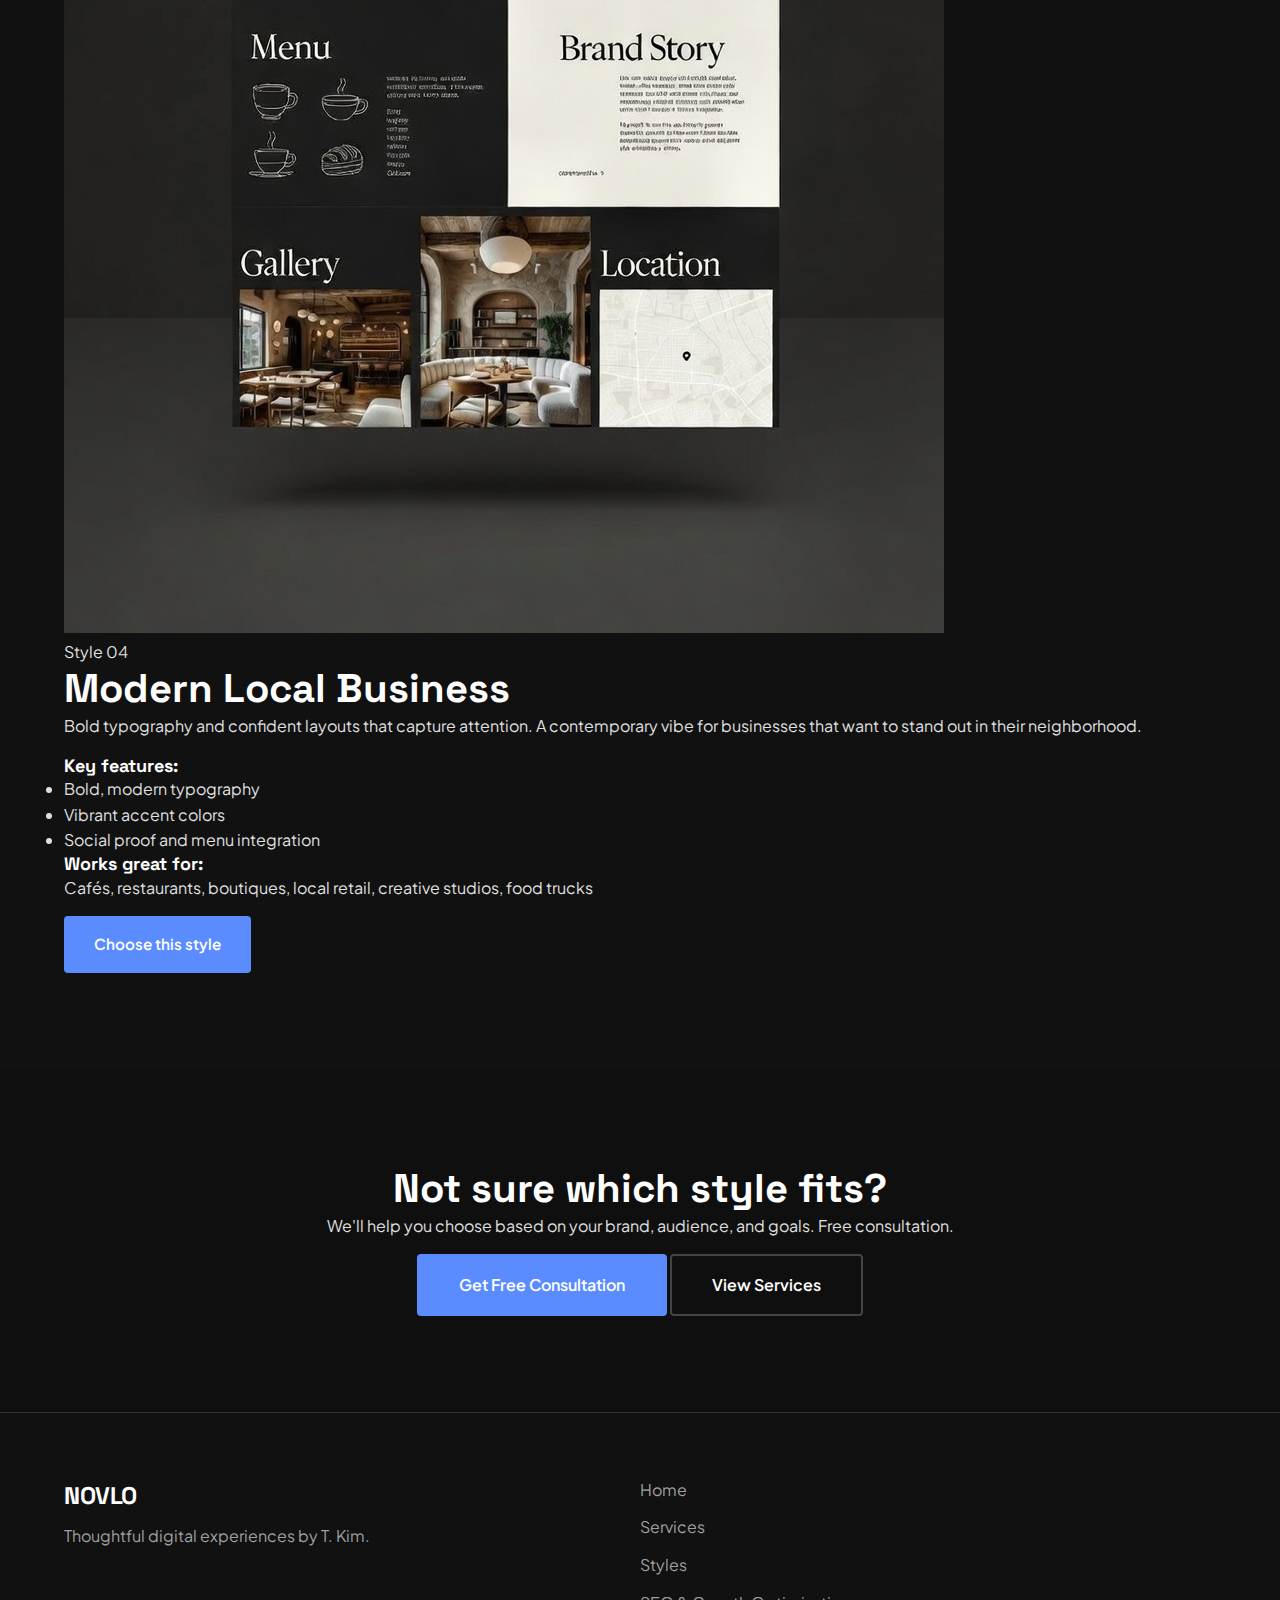
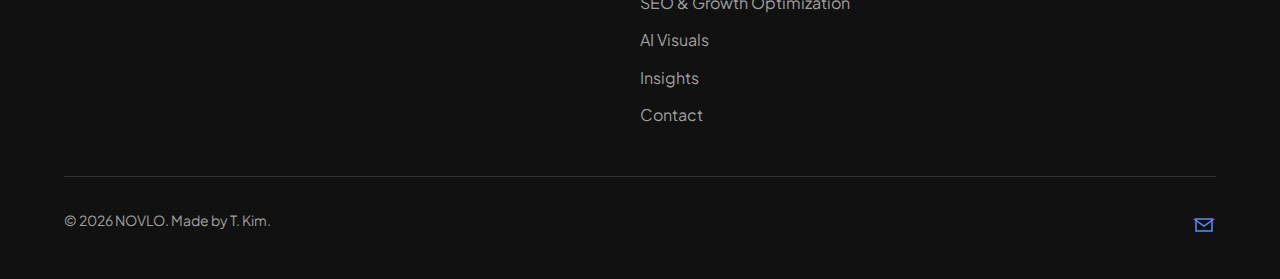
<file: styles.html>
<!DOCTYPE html>
<html lang="en">
<head>
    <!-- Google tag (gtag.js) -->
    <script async src="https://www.googletagmanager.com/gtag/js?id=G-32SJDNLVVQ"></script>
    <script>
        window.dataLayer = window.dataLayer || [];
        function gtag(){dataLayer.push(arguments);}
        gtag('js', new Date());

        gtag('config', 'G-32SJDNLVVQ');
    </script>
    <meta charset="UTF-8">
    <meta name="viewport" content="width=device-width, initial-scale=1.0">
    <title>Website Design Styles — NOVLO</title>
    <meta name="description" content="Explore website design styles for beauty, wellness, clinics, cafés, and local businesses. Choose a direction and customize it for your brand.">
    <meta name="robots" content="index, follow">
    
    <meta property="og:title" content="NOVLO — A New Flow for Modern Brands">
    <meta property="og:description" content="Modern websites built for clarity, performance, and long-term growth.">
    <meta property="og:type" content="website">
    <meta property="og:url" content="https://novlo.studio/styles.html">
    <meta property="og:image" content="https://novlo.studio/images/og-image.jpg">

    <link rel="canonical" href="https://novlo.studio/styles.html">
    <link rel="preconnect" href="https://fonts.googleapis.com">
    <link rel="preconnect" href="https://fonts.gstatic.com" crossorigin>
    <link href="https://fonts.googleapis.com/css2?family=Plus+Jakarta+Sans:wght@400;500;600&family=Space+Grotesk:wght@700;800&display=swap" rel="stylesheet">
    <link rel="stylesheet" href="/css/styles.css">
    <link rel="icon" href="/images/favicon.ico">
</head>
<body>
    <!-- Navigation -->
    <div data-include="/includes/nav.html"></div>

    <!-- Hero -->
    <section class="page-hero style-hero">
        <div class="container">
            <span class="page-label">Styles</span>
            <h1 class="page-title">Website Design Styles</h1>
            <p class="page-subtitle">Choose a website style that fits your business. We customize it for you.</p>
            
            <div class="hero-buttons">
                <a href="/contact.html" class="btn btn-primary btn-large">Get a Quote</a>
                <a href="/services.html#starter" class="btn btn-secondary btn-large">See Pricing</a>
            </div>
            
            <p class="hero-trust">Custom-built in days • Mobile-ready • Simple, premium design</p>
        </div>
    </section>

    <!-- Style Gallery -->
    <section class="section style-gallery">
        <div class="container">
            <div class="section-header">
                <span class="section-label">Gallery</span>
                <h2 class="section-title">Choose Your Style</h2>
            </div>
            
            <div class="style-grid">
                <!-- Style 1 -->
                <article class="style-card" data-index="0">
                    <div class="style-image">
                        <img src="/images/mockup_warm.jpg" alt="Warm Neutral Premium">
                    </div>
                    <div class="style-content">
                        <h3>Warm Neutral Premium</h3>
                        <p>Best for beauty studios that want a calm, high-end look.</p>
                        <div class="style-tags">
                            <span class="tag">Salon</span>
                            <span class="tag">Nails</span>
                            <span class="tag">Aesthetics</span>
                        </div>
                        <a href="#style-01" class="btn btn-outline btn-small">View Details</a>
                    </div>
                </article>

                <!-- Style 2 -->
                <article class="style-card" data-index="1">
                    <div class="style-image">
                        <img src="/images/mockup_natural.jpg" alt="Earthy Natural Wellness">
                    </div>
                    <div class="style-content">
                        <h3>Earthy Natural Wellness</h3>
                        <p>Natural, organic mood for wellness and spa brands.</p>
                        <div class="style-tags">
                            <span class="tag">Wellness</span>
                            <span class="tag">Scalp care</span>
                            <span class="tag">Spa</span>
                        </div>
                        <a href="#style-02" class="btn btn-outline btn-small">View Details</a>
                    </div>
                </article>

                <!-- Style 3 -->
                <article class="style-card" data-index="2">
                    <div class="style-image">
                        <img src="/images/mockup_clean.jpg" alt="Clean Medical Professional">
                    </div>
                    <div class="style-content">
                        <h3>Clean Medical Professional</h3>
                        <p>Clean structure that builds trust for clinics and services.</p>
                        <div class="style-tags">
                            <span class="tag">Clinic</span>
                            <span class="tag">Dental</span>
                            <span class="tag">Physio</span>
                        </div>
                        <a href="#style-03" class="btn btn-outline btn-small">View Details</a>
                    </div>
                </article>

                <!-- Style 4 -->
                <article class="style-card" data-index="3">
                    <div class="style-image">
                        <img src="/images/mockup_bold.jpg" alt="Modern Local Business">
                    </div>
                    <div class="style-content">
                        <h3>Modern Local Business</h3>
                        <p>Trendy, bold layout for cafés and local brands.</p>
                        <div class="style-tags">
                            <span class="tag">Café</span>
                            <span class="tag">Restaurant</span>
                            <span class="tag">Boutique</span>
                        </div>
                        <a href="#style-04" class="btn btn-outline btn-small">View Details</a>
                    </div>
                </article>
            </div>
        </div>
    </section>

    <!-- Detail Sections -->
    <section class="section style-details">
        <div class="container">
            
            <!-- Style 01 -->
            <article class="style-detail" id="style-01">
                <div class="detail-image">
                    <img src="/images/mockup_warm.jpg" alt="Warm Neutral Premium">
                </div>
                <div class="detail-content">
                    <span class="detail-label">Style 01</span>
                    <h2>Warm Neutral Premium</h2>
                    <p>A calm, editorial aesthetic that speaks luxury without shouting. Soft tones and generous whitespace create a serene experience that lets your services take center stage.</p>
                    
                    <div class="detail-features">
                        <h4>Key features:</h4>
                        <ul>
                            <li>Editorial typography + clean layout</li>
                            <li>Luxury mood imagery</li>
                            <li>Simple booking-focused structure</li>
                        </ul>
                    </div>
                    
                    <div class="detail-works">
                        <h4>Works great for:</h4>
                        <p>Beauty salons, nail studios, skincare clinics, aesthetic centers, wellness spas</p>
                    </div>
                    
                    <a href="/contact.html?style=warm-neutral" class="btn btn-primary">Choose this style</a>
                </div>
            </article>

            <!-- Style 02 -->
            <article class="style-detail" id="style-02">
                <div class="detail-image">
                    <img src="/images/mockup_natural.jpg" alt="Earthy Natural Wellness">
                </div>
                <div class="detail-content">
                    <span class="detail-label">Style 02</span>
                    <h2>Earthy Natural Wellness</h2>
                    <p>Organic textures and warm, grounded colors that feel like a deep breath. Perfect for brands that want to communicate authenticity and natural care.</p>
                    
                    <div class="detail-features">
                        <h4>Key features:</h4>
                        <ul>
                            <li>Earthy color palette with natural textures</li>
                            <li>Warm, approachable typography</li>
                            <li>Service-focused navigation</li>
                        </ul>
                    </div>
                    
                    <div class="detail-works">
                        <h4>Works great for:</h4>
                        <p>Wellness centers, scalp care clinics, organic spas, holistic health, yoga studios</p>
                    </div>
                    
                    <a href="/contact.html?style=earthy-natural" class="btn btn-primary">Choose this style</a>
                </div>
            </article>

            <!-- Style 03 -->
            <article class="style-detail" id="style-03">
                <div class="detail-image">
                    <img src="/images/mockup_clean.jpg" alt="Clean Medical Professional">
                </div>
                <div class="detail-content">
                    <span class="detail-label">Style 03</span>
                    <h2>Clean Medical Professional</h2>
                    <p>Crisp lines and clear hierarchy that build immediate trust. Every element designed to communicate expertise, cleanliness, and reliability.</p>
                    
                    <div class="detail-features">
                        <h4>Key features:</h4>
                        <ul>
                            <li>Clean, clinical aesthetic with warmth</li>
                            <li>Trust-building content structure</li>
                            <li>Easy appointment booking integration</li>
                        </ul>
                    </div>
                    
                    <div class="detail-works">
                        <h4>Works great for:</h4>
                        <p>Medical clinics, dental practices, physiotherapy centers, chiropractic care, health services</p>
                    </div>
                    
                    <a href="/contact.html?style=clean-medical" class="btn btn-primary">Choose this style</a>
                </div>
            </article>

            <!-- Style 04 -->
            <article class="style-detail" id="style-04">
                <div class="detail-image">
                    <img src="/images/mockup_bold.jpg" alt="Modern Local Business">
                </div>
                <div class="detail-content">
                    <span class="detail-label">Style 04</span>
                    <h2>Modern Local Business</h2>
                    <p>Bold typography and confident layouts that capture attention. A contemporary vibe for businesses that want to stand out in their neighborhood.</p>
                    
                    <div class="detail-features">
                        <h4>Key features:</h4>
                        <ul>
                            <li>Bold, modern typography</li>
                            <li>Vibrant accent colors</li>
                            <li>Social proof and menu integration</li>
                        </ul>
                    </div>
                    
                    <div class="detail-works">
                        <h4>Works great for:</h4>
                        <p>Cafés, restaurants, boutiques, local retail, creative studios, food trucks</p>
                    </div>
                    
                    <a href="/contact.html?style=modern-local" class="btn btn-primary">Choose this style</a>
                </div>
            </article>
        </div>
    </section>

    <!-- CTA Section -->
    <section class="section cta-section">
        <div class="container">
            <div class="cta-box">
                <h2>Not sure which style fits?</h2>
                <p>We'll help you choose based on your brand, audience, and goals. Free consultation.</p>
                <div class="cta-buttons">
                    <a href="/contact.html" class="btn btn-primary btn-large">Get Free Consultation</a>
                    <a href="/services.html" class="btn btn-secondary btn-large">View Services</a>
                </div>
            </div>
        </div>
    </section>

    <!-- Footer -->
    <div data-include="/includes/footer.html"></div>

    <script src="/js/main.js"></script>
</body>
</html>
</file>
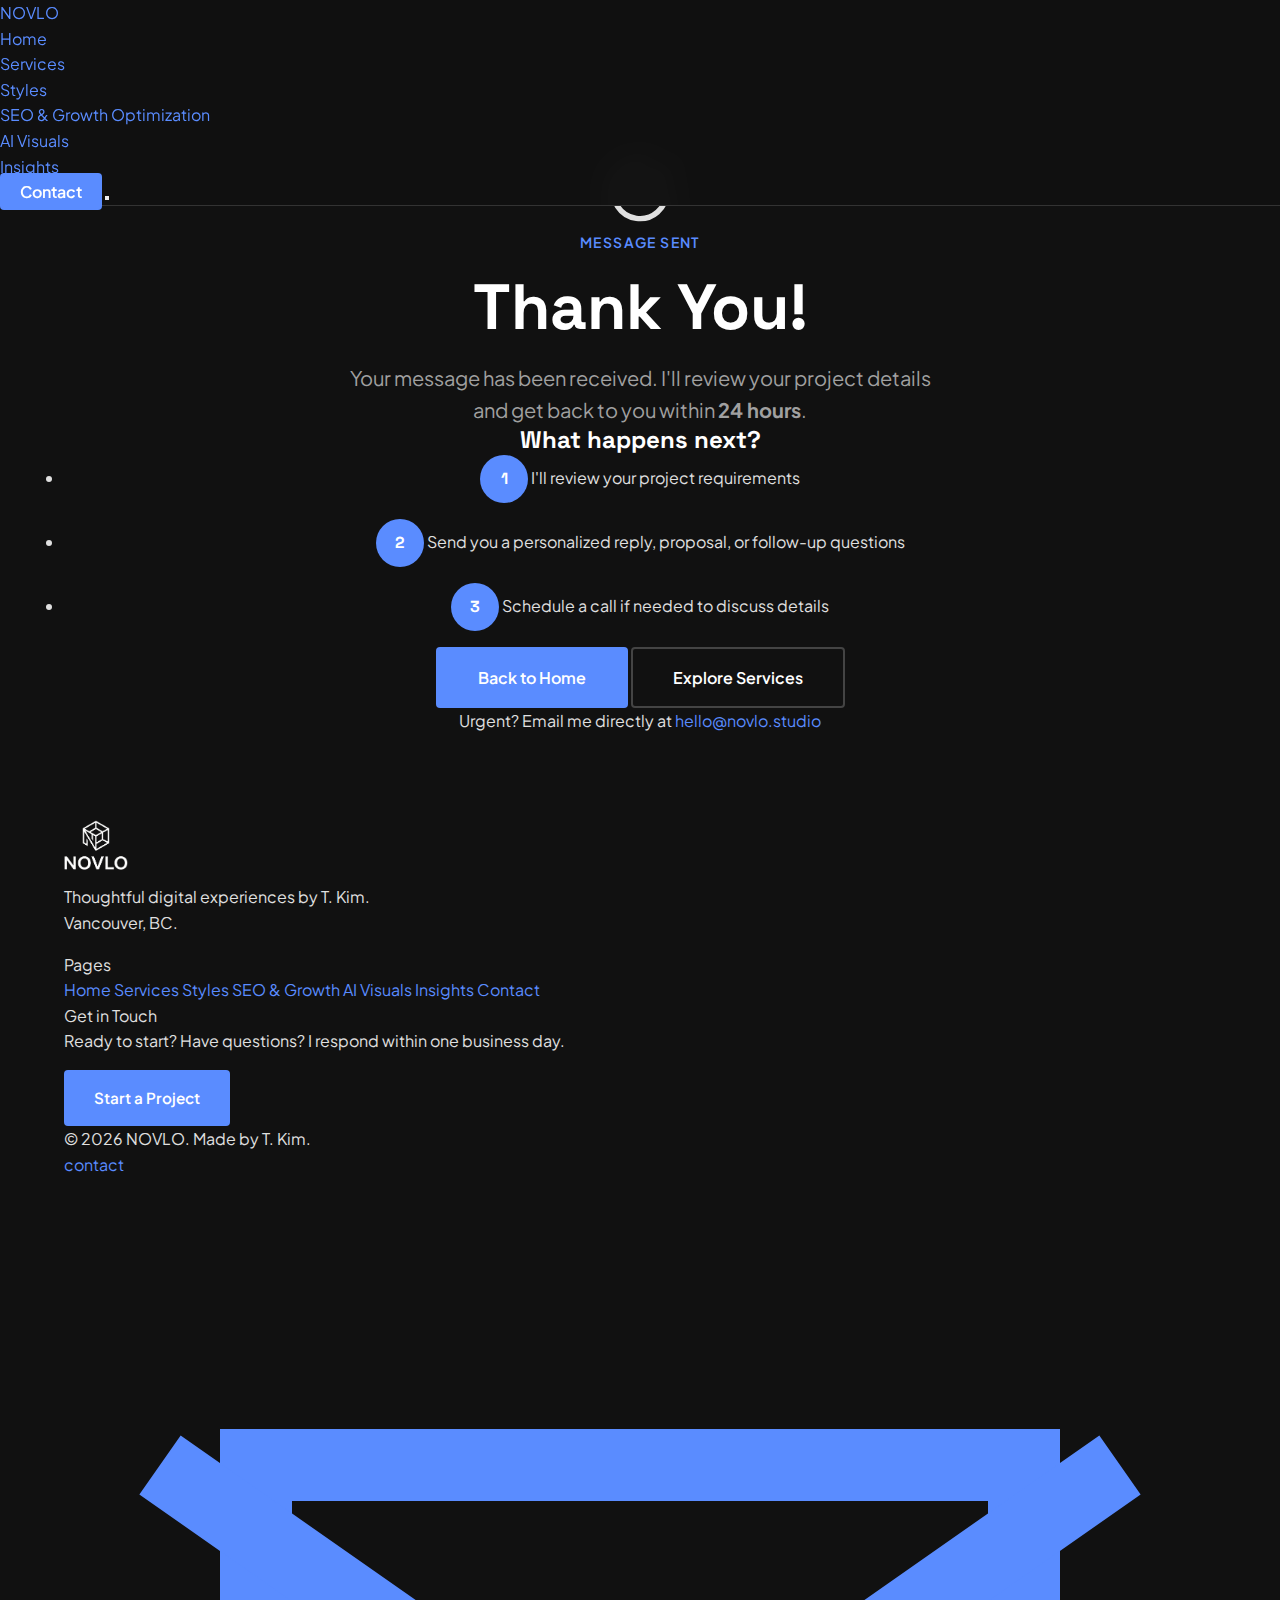
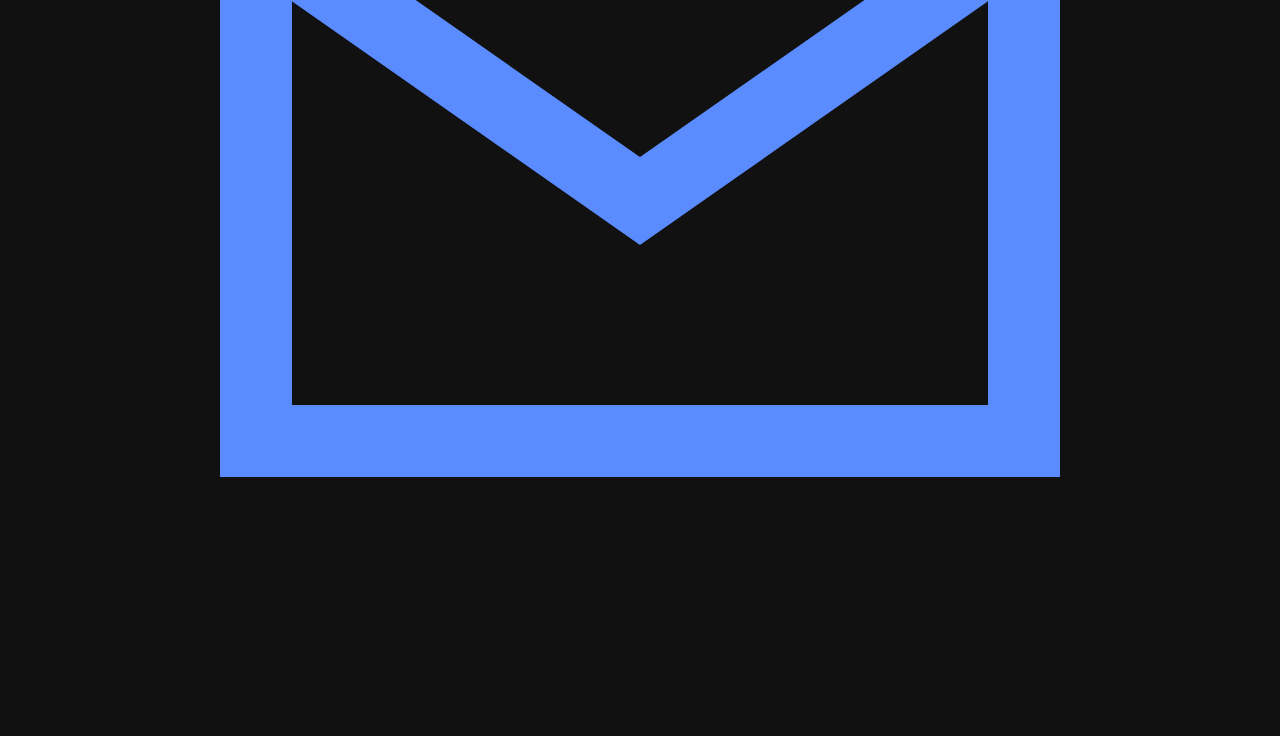
<file: thank-you.html>
<!DOCTYPE html>
<html lang="en">
<head>
    <!-- Google tag (gtag.js) -->
    <script async src="https://www.googletagmanager.com/gtag/js?id=G-32SJDNLVVQ"></script>
    <script>
        window.dataLayer = window.dataLayer || [];
        function gtag(){dataLayer.push(arguments);}
        gtag('js', new Date());

        gtag('config', 'G-32SJDNLVVQ');

        gtag('event', 'form_submit', {
            page: 'thank_you'
        });
    </script>
    <meta charset="UTF-8">
    <meta name="viewport" content="width=device-width, initial-scale=1.0">
    <title>Thank You — NOVLO</title>
    <meta name="description" content="Thank you for contacting NOVLO. I'll get back to you within 24 hours.">
    <meta name="robots" content="noindex, follow">

    <meta property="og:title" content="Thank You — NOVLO">
    <meta property="og:description" content="Your message has been received.">
    <meta property="og:type" content="website">
    <meta property="og:url" content="https://novlo.studio/thank-you.html">
    
    <link rel="canonical" href="https://novlo.studio/thank-you.html">
    <link rel="preconnect" href="https://fonts.googleapis.com">
    <link rel="preconnect" href="https://fonts.gstatic.com" crossorigin>
    <link href="https://fonts.googleapis.com/css2?family=Plus+Jakarta+Sans:wght@400;500;600&family=Space+Grotesk:wght@700;800&display=swap" rel="stylesheet">
    <link rel="stylesheet" href="/css/styles.css">
    <link rel="icon" href="/images/favicon.ico">
    <link rel="icon" type="image/png" sizes="32x32" href="/images/favicon-32x32.png">
    <link rel="icon" type="image/png" sizes="16x16" href="/images/favicon-16x16.png">
    <link rel="apple-touch-icon" sizes="180x180" href="/images/apple-icon-180x180.png">
</head>
<body>
    <!-- Navigation -->
    <nav class="nav" id="nav">
        <a href="/" class="nav-logo">NOVLO</a>
        <ul class="nav-links" id="navMenu">
            <li><a href="/" data-nav="home">Home</a></li>
            <li><a href="/services.html" data-nav="services">Services</a></li>
            <li><a href="/styles.html" data-nav="styles">Styles</a></li>
            <li><a href="/seo-optimization.html" data-nav="seo-optimization">SEO & Growth Optimization</a></li>
            <li><a href="/ai-visuals.html" data-nav="ai-visuals">AI Visuals</a></li>
            <li><a href="/insights.html" data-nav="insights">Insights</a></li>
        </ul>
        <a href="/contact.html" class="nav-cta" data-nav="contact">Contact</a>
        <button class="nav-hamburger" id="navHamburger" aria-label="메뉴">
            <span></span>
            <span></span>
            <span></span>
        </button>
    </nav>

    <!-- Thank You Hero -->
    <section class="page-hero thank-you-hero">
        <div class="container">
            <div class="thank-you-content">
                <!-- Success icon -->
                <div class="success-icon">
                    <svg width="64" height="64" viewBox="0 0 24 24" fill="none" stroke="currentColor" stroke-width="2">
                        <path d="M22 11.08V12a10 10 0 1 1-5.93-9.14"></path>
                        <polyline points="22 4 12 14.01 9 11.01"></polyline>
                    </svg>
                </div>
                
                <span class="page-label">Message Sent</span>
                <h1 class="page-title">Thank You!</h1>
                <p class="page-subtitle">Your message has been received. I'll review your project details and get back to you within <strong>24 hours</strong>.</p>
                
            <!-- Summary of form -->
            <div class="submission-summary" id="submission-summary" style="display: none;">
                <h3>Your Project Summary</h3>
                <div class="summary-grid">
                    <div class="summary-item">
                        <span class="summary-label">Project Type</span>
                        <span class="summary-value" id="summary-type"></span>
                    </div>
                    <div class="summary-item" id="summary-style-row" style="display: none;">
                        <span class="summary-label">Design Style</span>
                        <span class="summary-value" id="summary-style"></span>
                    </div>
                    <div class="summary-item">
                        <span class="summary-label">Budget Range</span>
                        <span class="summary-value" id="summary-budget"></span>
                    </div>
                    <div class="summary-item">
                        <span class="summary-label">Timeline</span>
                        <span class="summary-value" id="summary-timeline"></span>
                    </div>
                </div>
            </div>      

                <!-- next steps -->
                <div class="next-steps">
                    <h3>What happens next?</h3>
                    <ul class="steps-list">
                        <li>
                            <span class="step-number">1</span>
                            <span class="step-text">I'll review your project requirements</span>
                        </li>
                        <li>
                            <span class="step-number">2</span>
                            <span class="step-text">Send you a personalized reply, proposal, or follow-up questions</span>
                        </li>
                        <li>
                            <span class="step-number">3</span>
                            <span class="step-text">Schedule a call if needed to discuss details</span>
                        </li>
                    </ul>
                </div>
                
                <!-- CTA buttons -->
                <div class="thank-you-actions">
                    <a href="/" class="btn btn-primary btn-large">Back to Home</a>
                    <a href="/services.html" class="btn btn-secondary btn-large">Explore Services</a>
                </div>
                
                <!-- urgent-contact -->
                <div class="urgent-contact">
                    <p>Urgent? Email me directly at <a href="#" id="urgent-email"></a></p>
                </div>
            </div>
        </div>
    </section>

    <!-- Footer -->
    <footer class="footer-v2">
        <div class="container">

            <div class="footer-v2-content">

            <!-- Brand -->
            <div class="footer-v2-brand">
                <a href="/" class="footer-v2-logo">
                <img src="/images/novlo-logo.png" alt="NOVLO" width="64" height="64">
                </a>
                <p class="footer-v2-tagline">Thoughtful digital experiences by T. Kim.<br>Vancouver, BC.</p>
            </div>

            <!-- Nav links -->
            <div class="footer-v2-nav">
                <span class="footer-v2-nav-label">Pages</span>
                <nav class="footer-v2-links">
                <a href="/index.html">Home</a>
                <a href="/services.html">Services</a>
                <a href="/styles.html">Styles</a>
                <a href="/seo-optimization.html">SEO & Growth</a>
                <a href="/ai-visuals.html">AI Visuals</a>
                <a href="/insights.html">Insights</a>
                <a href="/contact.html">Contact</a>
                </nav>
            </div>

            <!-- CTA column -->
            <div class="footer-v2-cta">
                <span class="footer-v2-cta-label">Get in Touch</span>
                <p class="footer-v2-cta-text">Ready to start? Have questions? I respond within one business day.</p>
                <a href="/contact.html" class="btn btn-primary"
                onclick="typeof gtag!=='undefined'&&gtag('event','click_cta',{cta:'start_project',location:'Footer'});">
                Start a Project
                </a>
            </div>

            </div>

            <!-- Bottom bar -->
            <div class="footer-v2-bottom">
            <span>&copy; 2026 NOVLO. Made by T. Kim.</span>
            <div class="footer-v2-bottom-right">
                <a href="/contact.html">contact</a>
                <a href="#" id="email-footer" class="footer-email-btn" aria-label="Email">
                <svg viewBox="0 0 24 24" fill="none" stroke="currentColor" stroke-width="1.5">
                    <path d="M4 6h16v12H4z"></path>
                    <path d="M22 6l-10 7L2 6"></path>
                </svg>
                </a>
            </div>
            </div>

        </div>
    </footer>

    <script>
    document.addEventListener('DOMContentLoaded', function() {
        const formData = JSON.parse(sessionStorage.getItem('novloFormData') || '{}');
        
        if (formData.projectType) {
            document.getElementById('submission-summary').style.display = 'block';
            
            // Project Type 
            const typeLabels = {
                'web-design': 'Web Design',
                'seo': 'SEO Optimization',
                'shopify': 'Shopify / E-commerce',
                'ai-visuals': 'AI Product Visuals',
                'other': 'Other'
            };
            document.getElementById('summary-type').textContent = typeLabels[formData.projectType] || formData.projectType;
            
            // Style (only when they select Web Design)
            if (formData.style && formData.projectType === 'web-design') {
                document.getElementById('summary-style-row').style.display = 'flex';
                const styleLabels = {
                    'warm-neutral': 'Warm Neutral Premium',
                    'earthy-natural': 'Earthy Natural Wellness',
                    'clean-medical': 'Clean Medical Professional',
                    'modern-local': 'Modern Local Business',
                    'custom-style': 'Custom / Something New',
                    'not-sure-style': 'Not Sure Yet'
                };
                document.getElementById('summary-style').textContent = styleLabels[formData.style] || formData.style;
            }
            
            // Budget 
            const budgetLabels = {
                'under-1k': 'Under CA$1,000',
                '1k-3k': 'CA$1,000 – 3,000',
                '3k-5k': 'CA$3,000 – 5,000',
                '5k-plus': 'CA$5,000+',
                'not-sure': 'Not sure yet',
                '': 'Not specified'
            };
            document.getElementById('summary-budget').textContent = budgetLabels[formData.budget] || 'Not specified';
            
            // Timeline 
            const timelineLabels = {
                'asap': 'ASAP',
                '2-4-weeks': '2–4 weeks',
                '1-2-months': '1–2 months',
                'flexible': 'Flexible',
                '': 'Not specified'
            };
            document.getElementById('summary-timeline').textContent = timelineLabels[formData.timeline] || 'Not specified';
            
            // 사용 후 데이터 삭제 (선택사항)
            sessionStorage.removeItem('novloFormData');
        }
    });
    </script>
    <script src="js/main.js"></script>
</body>
</html>
</file>
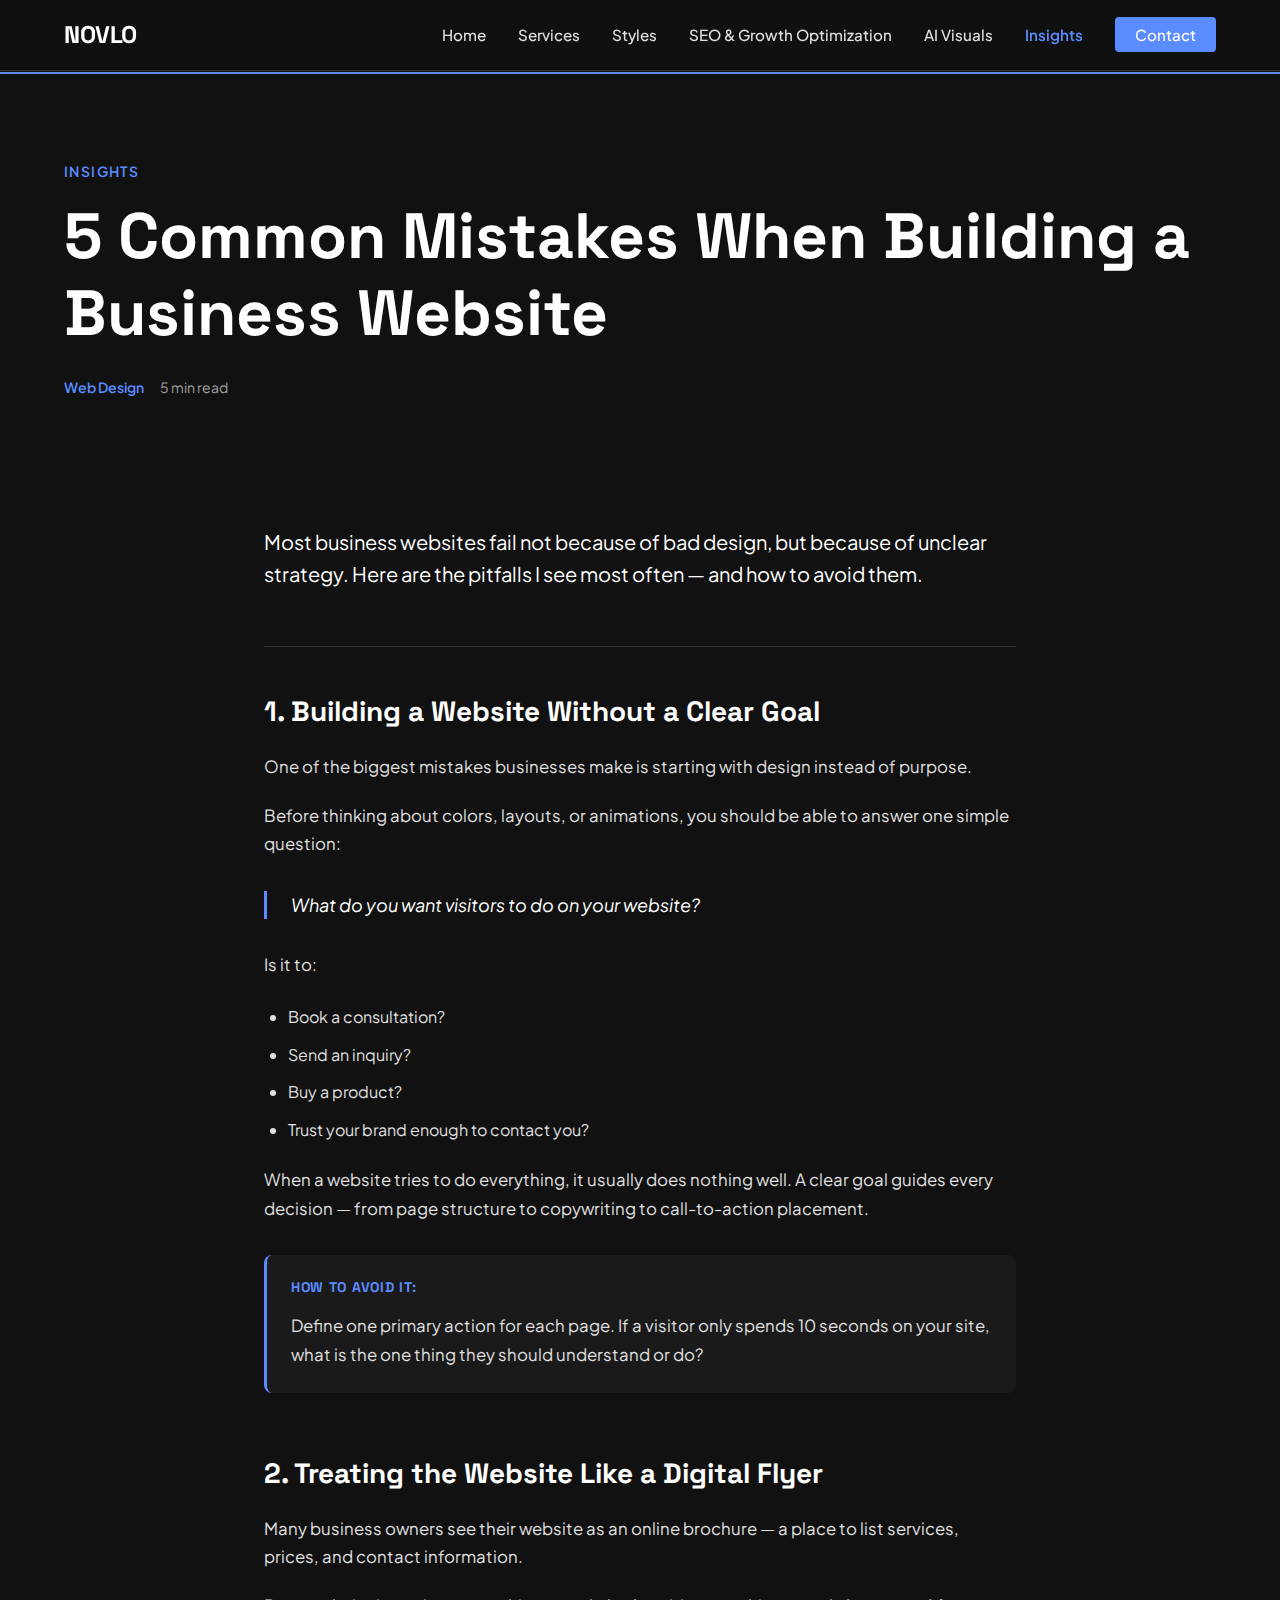
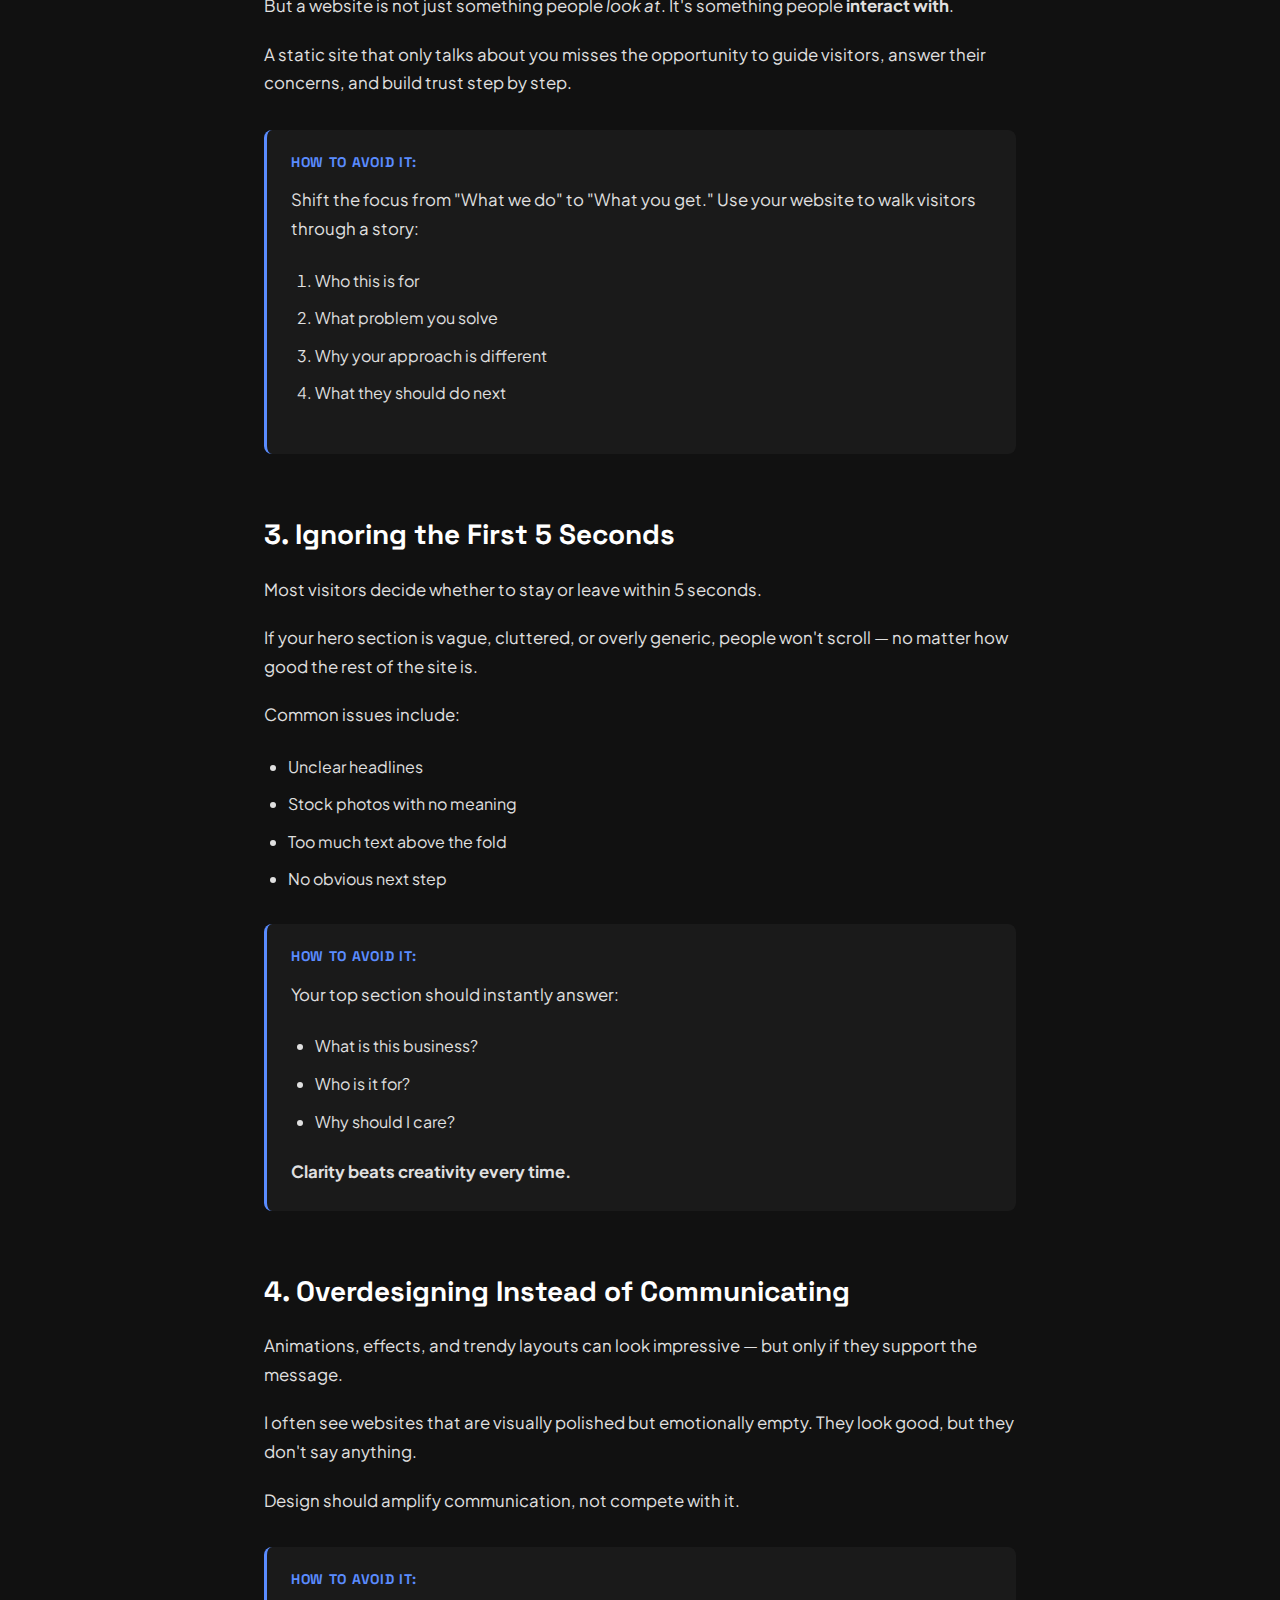
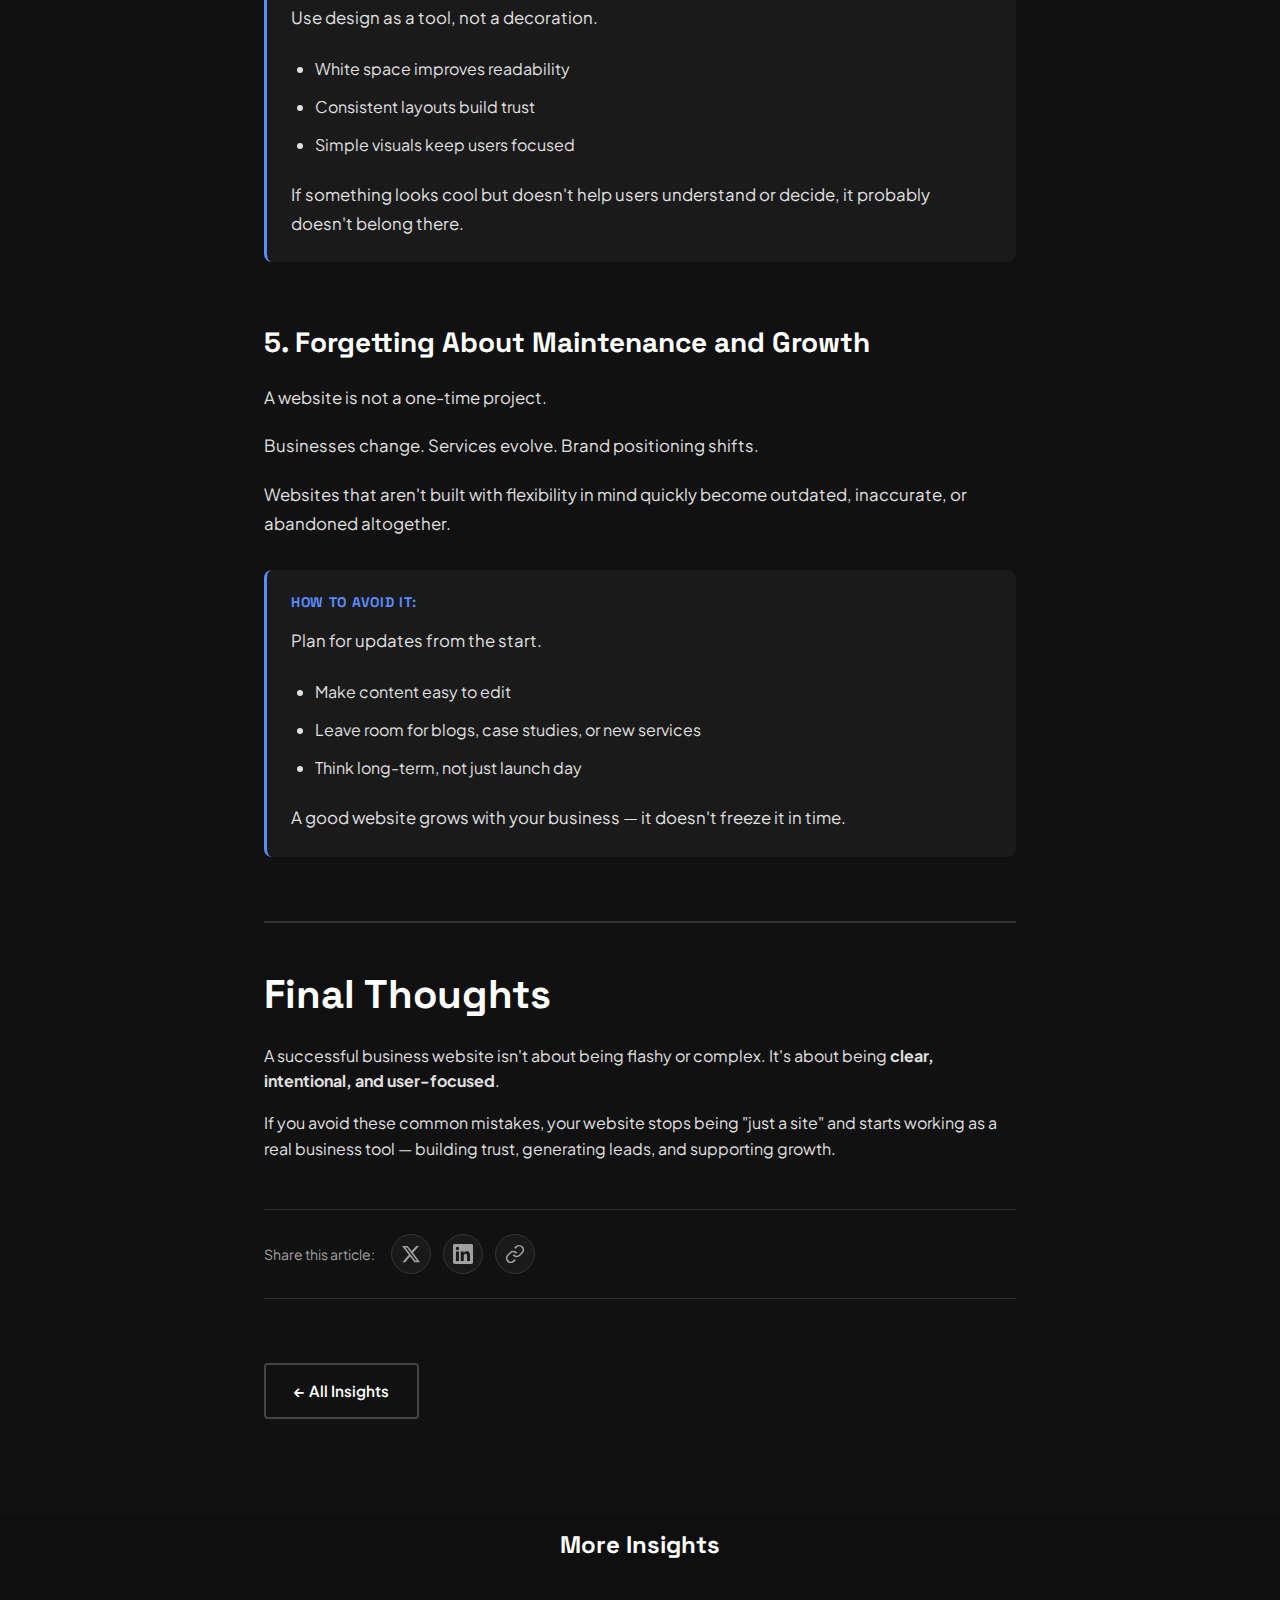
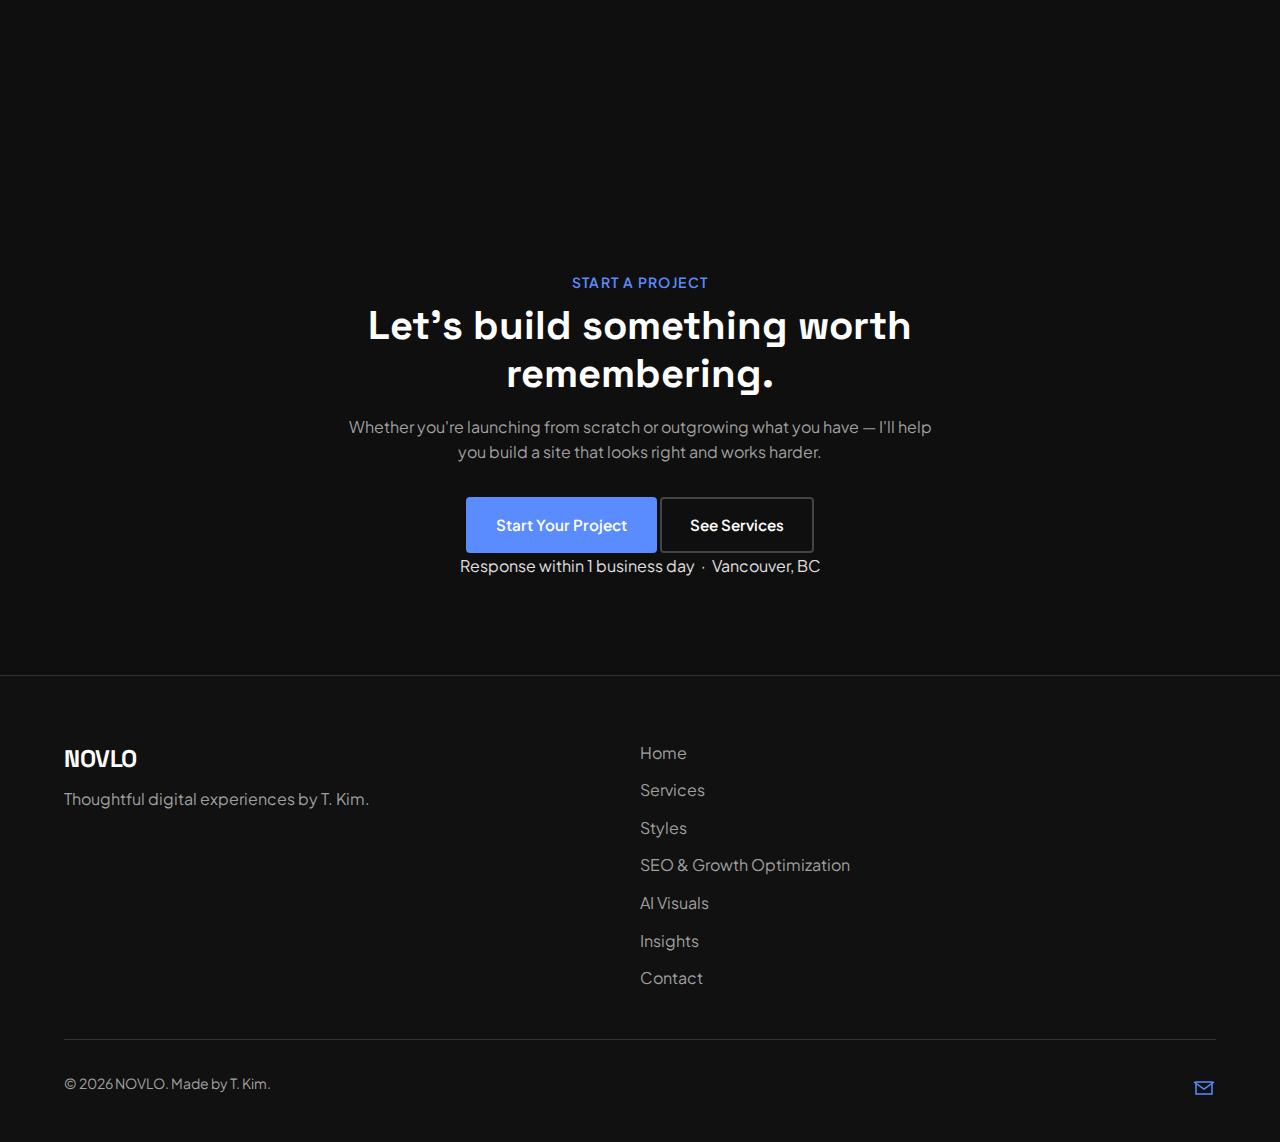
<file: blog/blog-5-mistakes.html>
<!DOCTYPE html>
<html lang="en">
<head>
    <!-- Google tag (gtag.js) -->
    <script async src="https://www.googletagmanager.com/gtag/js?id=G-32SJDNLVVQ"></script>
    <script>
        window.dataLayer = window.dataLayer || [];
        function gtag(){dataLayer.push(arguments);}
        gtag('js', new Date());

        gtag('config', 'G-32SJDNLVVQ');
    </script>
    <meta charset="UTF-8">
    <meta name="viewport" content="width=device-width, initial-scale=1.0">
    <title>5 Common Mistakes When Building a Business Website — NOVLO</title>
    <meta name="description" content="Most business websites fail because of unclear strategy, not bad design. Learn the 5 common mistakes and how to avoid them.">
    
    <meta property="og:title" content="NOVLO — A New Flow for Modern Brands">
    <meta property="og:description" content="Modern websites built for clarity, performance, and long-term growth.">
    <meta property="og:type" content="website">
    <meta property="og:url" content="https://novlo.studio">
    <meta property="og:image" content="https://novlo.studio/images/og-image.jpg">

    <link rel="canonical" href="https://novlo.studio">
    <link rel="preconnect" href="https://fonts.googleapis.com">
    <link rel="preconnect" href="https://fonts.gstatic.com" crossorigin>
    <link href="https://fonts.googleapis.com/css2?family=Plus+Jakarta+Sans:wght@400;500;600&family=Space+Grotesk:wght@700;800&display=swap" rel="stylesheet">
    <link rel="stylesheet" href="/css/styles.css">
    <link rel="icon" href="/images/favicon.ico">
    <!-- Google tag (gtag.js) -->
    <script async src="https://www.googletagmanager.com/gtag/js?id=G-32SJDNLVVQ"></script>
        <script>
        window.dataLayer = window.dataLayer || [];
        function gtag(){dataLayer.push(arguments);}
        gtag('js', new Date());

        gtag('config', 'G-32SJDNLVVQ');
    </script>
</head>
<body>
    <!-- Navigation - Dynamically Loaded -->
    <div data-include="/includes/nav.html"></div>

    <!-- Article Header -->
    <section class="page-hero article-hero">
        <div class="container">
            <span class="page-label">Insights</span>
            <h1 class="page-title">5 Common Mistakes When Building a Business Website</h1>
            <div class="article-meta">
                <span class="article-category">Web Design</span>
                <span class="article-reading-time">5 min read</span>
            </div>
        </div>
    </section>

    <!-- Article Content -->
    <article class="section article-section">
        <div class="container article-container">
            
            <div class="article-intro">
                <p class="lead">Most business websites fail not because of bad design, but because of unclear strategy. Here are the pitfalls I see most often — and how to avoid them.</p>
            </div>

            <div class="article-content">
                
                <section class="article-point">
                    <h2>1. Building a Website Without a Clear Goal</h2>
                    <p>One of the biggest mistakes businesses make is starting with design instead of purpose.</p>
                    <p>Before thinking about colors, layouts, or animations, you should be able to answer one simple question:</p>
                    <blockquote>What do you want visitors to do on your website?</blockquote>
                    <p>Is it to:</p>
                    <ul>
                        <li>Book a consultation?</li>
                        <li>Send an inquiry?</li>
                        <li>Buy a product?</li>
                        <li>Trust your brand enough to contact you?</li>
                    </ul>
                    <p>When a website tries to do everything, it usually does nothing well. A clear goal guides every decision — from page structure to copywriting to call-to-action placement.</p>
                    
                    <div class="how-to-avoid">
                        <h4>How to avoid it:</h4>
                        <p>Define one primary action for each page. If a visitor only spends 10 seconds on your site, what is the one thing they should understand or do?</p>
                    </div>
                </section>

                <section class="article-point">
                    <h2>2. Treating the Website Like a Digital Flyer</h2>
                    <p>Many business owners see their website as an online brochure — a place to list services, prices, and contact information.</p>
                    <p>But a website is not just something people <em>look at</em>. It's something people <strong>interact with</strong>.</p>
                    <p>A static site that only talks about you misses the opportunity to guide visitors, answer their concerns, and build trust step by step.</p>
                    
                    <div class="how-to-avoid">
                        <h4>How to avoid it:</h4>
                        <p>Shift the focus from "What we do" to "What you get." Use your website to walk visitors through a story:</p>
                        <ol>
                            <li>Who this is for</li>
                            <li>What problem you solve</li>
                            <li>Why your approach is different</li>
                            <li>What they should do next</li>
                        </ol>
                    </div>
                </section>

                <section class="article-point">
                    <h2>3. Ignoring the First 5 Seconds</h2>
                    <p>Most visitors decide whether to stay or leave within 5 seconds.</p>
                    <p>If your hero section is vague, cluttered, or overly generic, people won't scroll — no matter how good the rest of the site is.</p>
                    <p>Common issues include:</p>
                    <ul>
                        <li>Unclear headlines</li>
                        <li>Stock photos with no meaning</li>
                        <li>Too much text above the fold</li>
                        <li>No obvious next step</li>
                    </ul>
                    
                    <div class="how-to-avoid">
                        <h4>How to avoid it:</h4>
                        <p>Your top section should instantly answer:</p>
                        <ul>
                            <li>What is this business?</li>
                            <li>Who is it for?</li>
                            <li>Why should I care?</li>
                        </ul>
                        <p><strong>Clarity beats creativity every time.</strong></p>
                    </div>
                </section>

                <section class="article-point">
                    <h2>4. Overdesigning Instead of Communicating</h2>
                    <p>Animations, effects, and trendy layouts can look impressive — but only if they support the message.</p>
                    <p>I often see websites that are visually polished but emotionally empty. They look good, but they don't say anything.</p>
                    <p>Design should amplify communication, not compete with it.</p>
                    
                    <div class="how-to-avoid">
                        <h4>How to avoid it:</h4>
                        <p>Use design as a tool, not a decoration.</p>
                        <ul>
                            <li>White space improves readability</li>
                            <li>Consistent layouts build trust</li>
                            <li>Simple visuals keep users focused</li>
                        </ul>
                        <p>If something looks cool but doesn't help users understand or decide, it probably doesn't belong there.</p>
                    </div>
                </section>

                <section class="article-point">
                    <h2>5. Forgetting About Maintenance and Growth</h2>
                    <p>A website is not a one-time project.</p>
                    <p>Businesses change. Services evolve. Brand positioning shifts.</p>
                    <p>Websites that aren't built with flexibility in mind quickly become outdated, inaccurate, or abandoned altogether.</p>
                    
                    <div class="how-to-avoid">
                        <h4>How to avoid it:</h4>
                        <p>Plan for updates from the start.</p>
                        <ul>
                            <li>Make content easy to edit</li>
                            <li>Leave room for blogs, case studies, or new services</li>
                            <li>Think long-term, not just launch day</li>
                        </ul>
                        <p>A good website grows with your business — it doesn't freeze it in time.</p>
                    </div>
                </section>

                <section class="article-conclusion">
                    <h2>Final Thoughts</h2>
                    <p>A successful business website isn't about being flashy or complex. It's about being <strong>clear, intentional, and user-focused</strong>.</p>
                    <p>If you avoid these common mistakes, your website stops being "just a site" and starts working as a real business tool — building trust, generating leads, and supporting growth.</p>
                </section>

            </div>

            <!-- Share -->
            <div class="article-share">
                <span>Share this article:</span>
                <div class="share-links">
                    <a href="#" onclick="shareTwitter(); return false;" aria-label="Share on X">
                        <svg width="20" height="20" viewBox="0 0 24 24" fill="currentColor">
                            <path d="M18.244 2.25h3.308l-7.227 8.26 8.502 11.24H16.17l-5.214-6.817L4.99 21.75H1.68l7.73-8.835L1.254 2.25H8.08l4.713 6.231zm-1.161 17.52h1.833L7.084 4.126H5.117z"/>
                        </svg>
                    </a>
                    <a href="#" onclick="shareLinkedIn(); return false;" aria-label="Share on LinkedIn">
                        <svg width="20" height="20" viewBox="0 0 24 24" fill="currentColor">
                            <path d="M20.447 20.452h-3.554v-5.569c0-1.328-.027-3.037-1.852-3.037-1.853 0-2.136 1.445-2.136 2.939v5.667H9.351V9h3.414v1.561h.046c.477-.9 1.637-1.85 3.37-1.85 3.601 0 4.267 2.37 4.267 5.455v6.286zM5.337 7.433a2.062 2.062 0 01-2.063-2.065 2.064 2.064 0 112.063 2.065zm1.782 13.019H3.555V9h3.564v11.452zM22.225 0H1.771C.792 0 0 .774 0 1.729v20.542C0 23.227.792 24 1.771 24h20.451C23.2 24 24 23.227 24 22.271V1.729C24 .774 23.2 0 22.222 0h.003z"/>
                        </svg>
                    </a>
                    <a href="#" onclick="copyLink(); return false;" aria-label="Copy link">
                        <svg width="20" height="20" viewBox="0 0 24 24" fill="none" stroke="currentColor" stroke-width="2">
                            <path d="M10 13a5 5 0 0 0 7.54.54l3-3a5 5 0 0 0-7.07-7.07l-1.72 1.71"></path>
                            <path d="M14 11a5 5 0 0 0-7.54-.54l-3 3a5 5 0 0 0 7.07 7.07l1.71-1.71"></path>
                        </svg>
                    </a>
                </div>
            </div>

            <!-- Article Navigation -->
            <div class="article-nav">
                <a href="/insights.html" class="btn btn-secondary">← All Insights</a>
            </div>

        </div>
    </article>

    <!-- Related Articles -->
    <section class="section related-articles">
        <div class="container">
            <h3>More Insights</h3>
            <div class="blog-grid compact">
                <article class="blog-card">
                    <div class="blog-content">
                        <span class="blog-category">Strategy</span>
                        <h4>Realistic Budget & Timeline for Small Business Websites</h4>
                        <a href="/blog/blog-budget-timeline.html" class="link-arrow">Read Article</a>
                    </div>
                </article>
                <article class="blog-card">
                    <div class="blog-content">
                        <span class="blog-category">Web Design</span>
                        <h4>Why Font Choice Matters for Branding in 2026</h4>
                        <a href="/blog/blog-font-choice.html" class="link-arrow">Read Article</a>
                    </div>
                </article>
            </div>
        </div>
    </section>

    <!-- CTA Section -->
    <div data-include="/includes/cta-section.html"></div>

    <!-- Footer -->
    <div data-include="/includes/footer.html"></div>

    <script src="/js/main.js"></script>
</body>
</html>
</file>
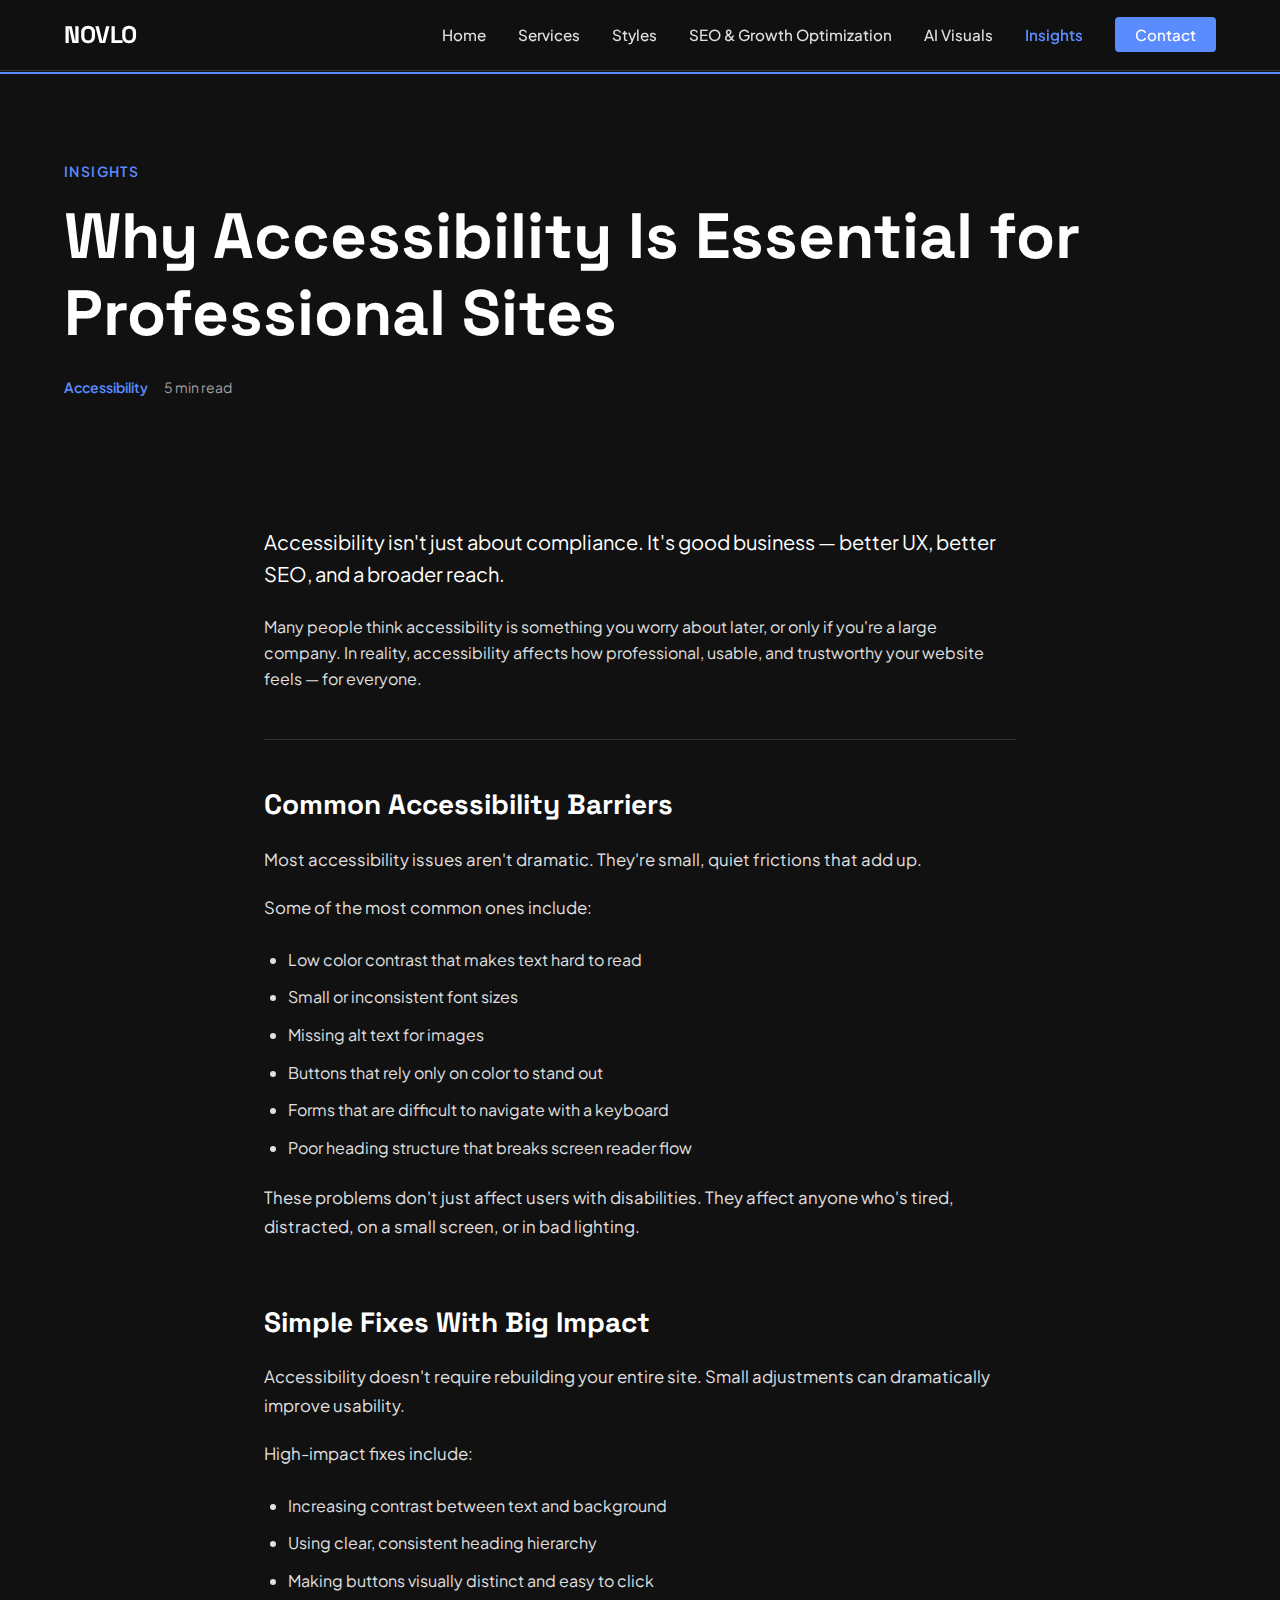
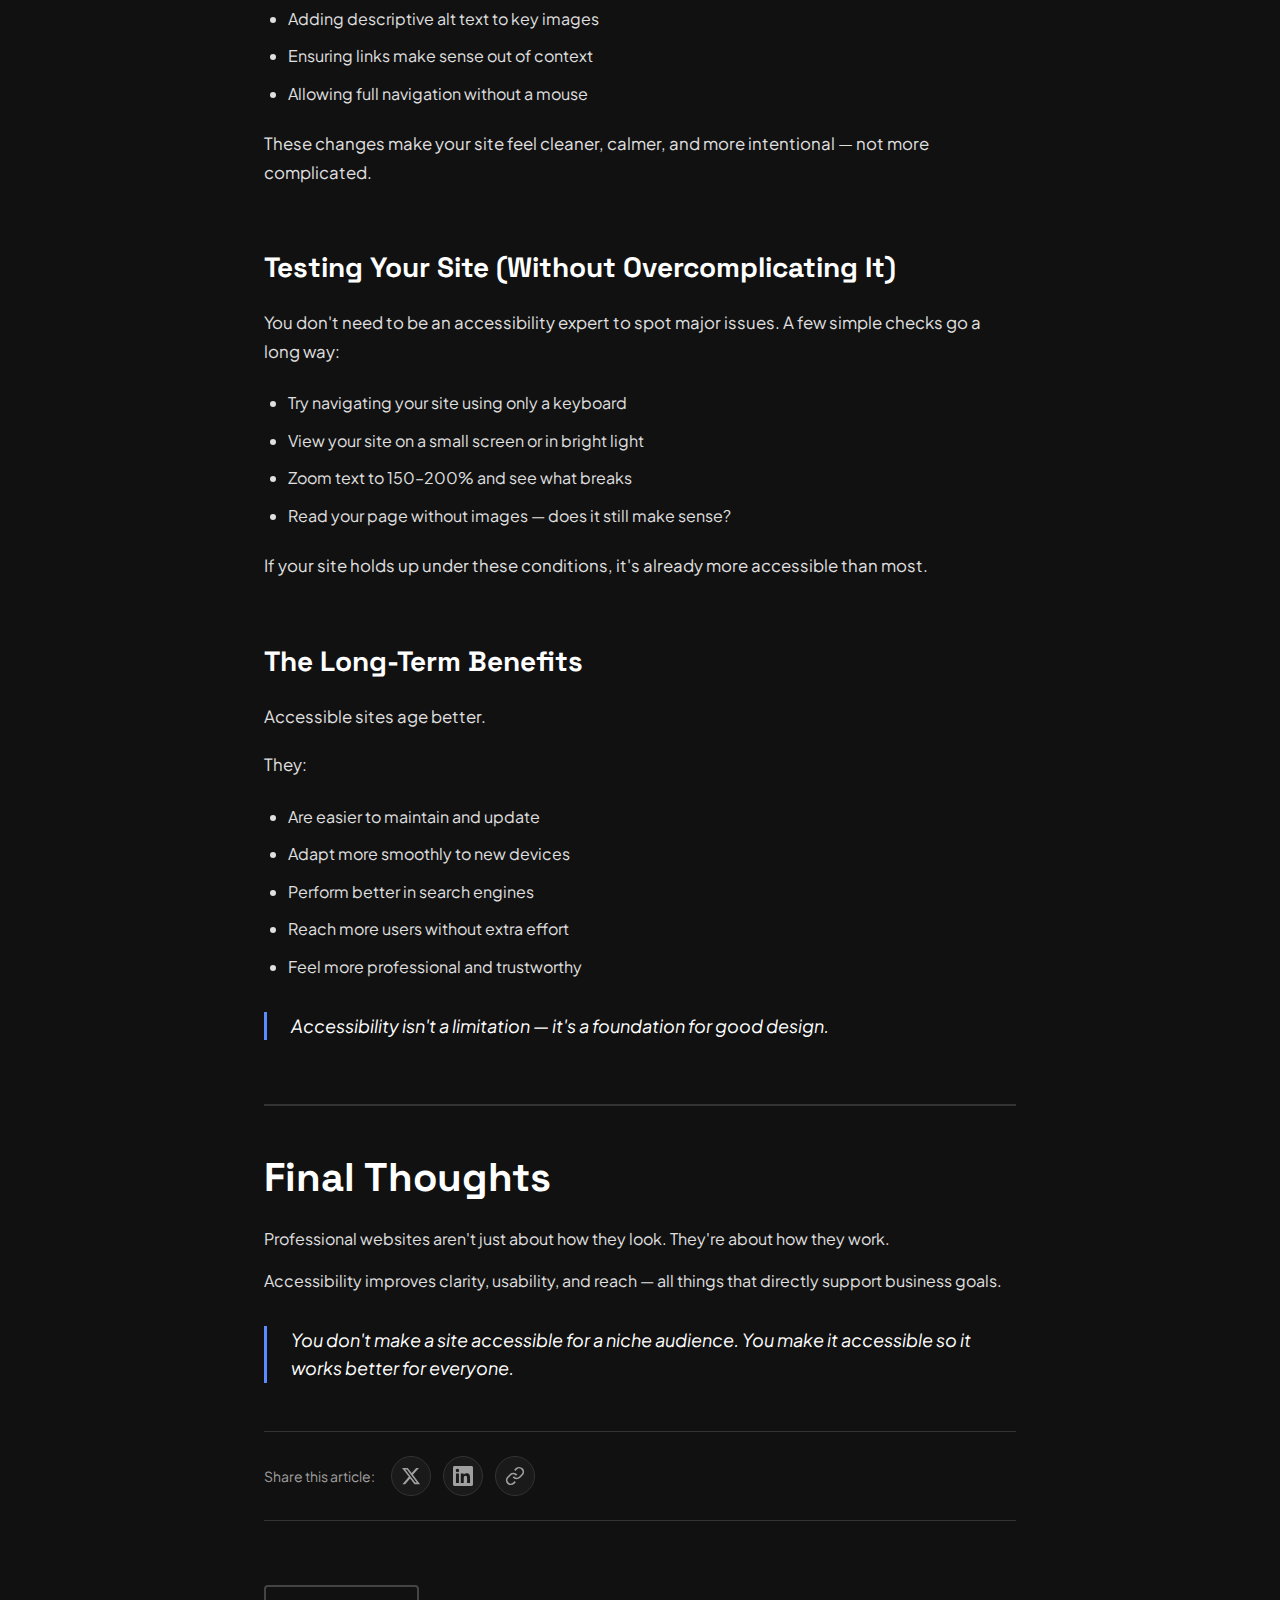
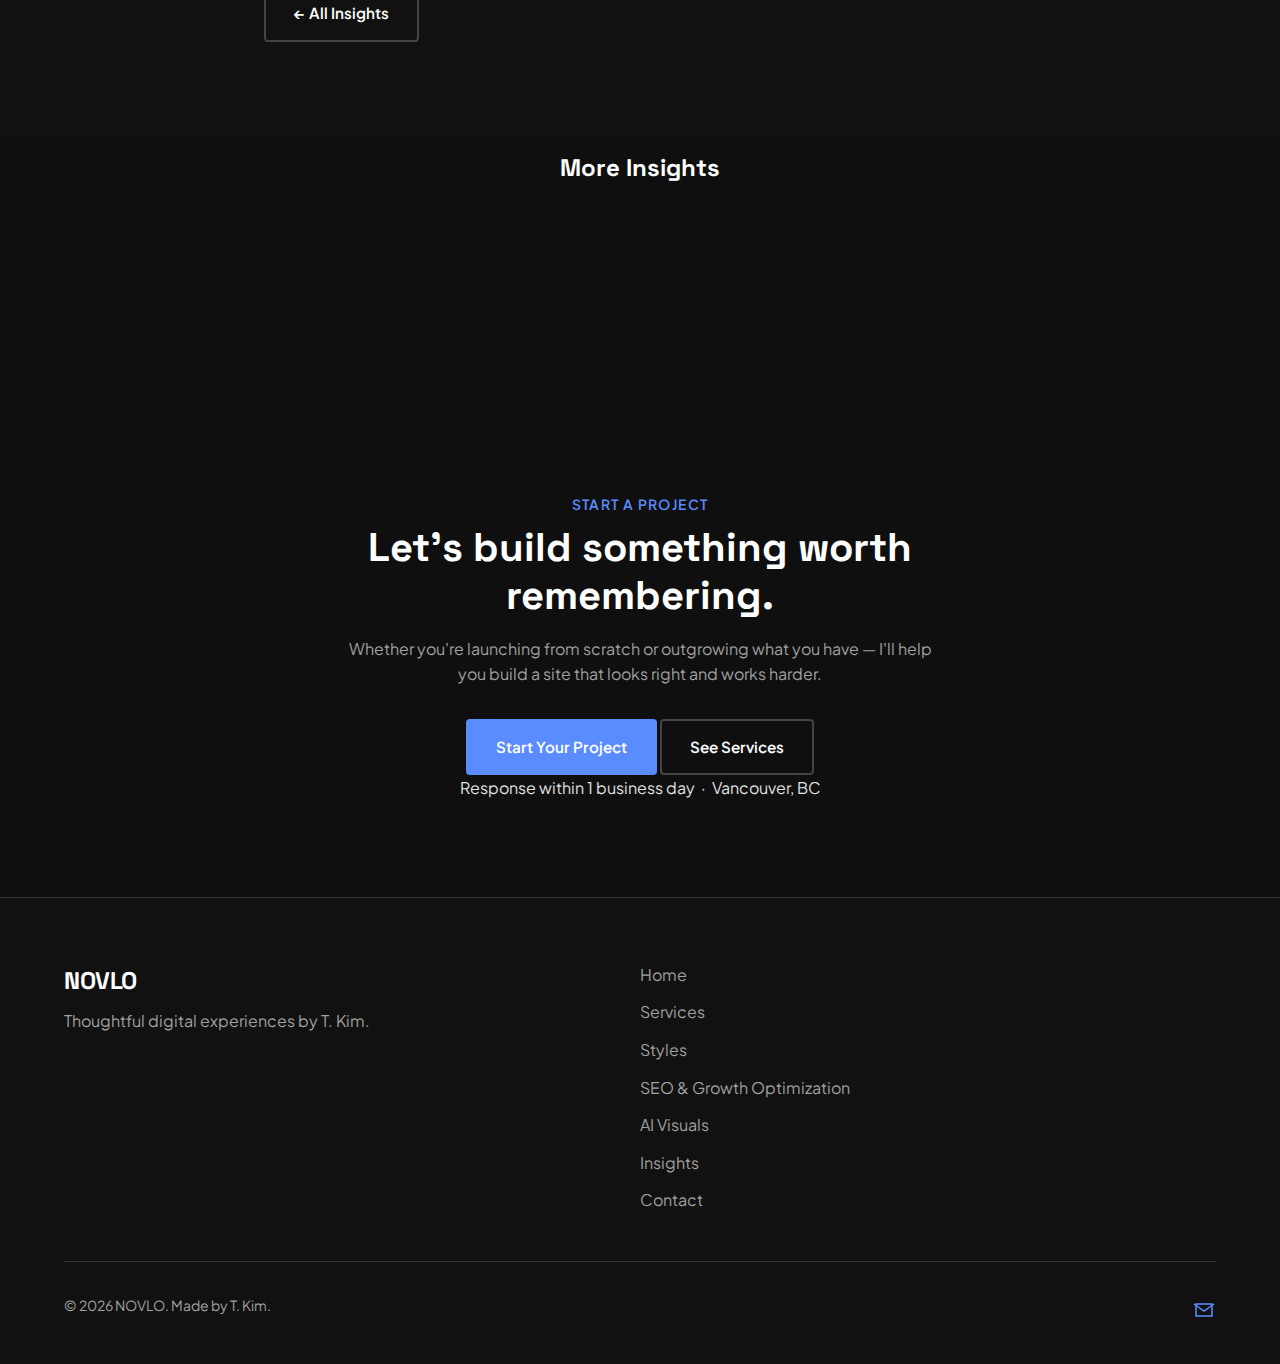
<file: blog/blog-accessibility.html>
<!DOCTYPE html>
<html lang="en">
<head>
    <!-- Google tag (gtag.js) -->
    <script async src="https://www.googletagmanager.com/gtag/js?id=G-32SJDNLVVQ"></script>
    <script>
        window.dataLayer = window.dataLayer || [];
        function gtag(){dataLayer.push(arguments);}
        gtag('js', new Date());

        gtag('config', 'G-32SJDNLVVQ');
    </script>
    <meta charset="UTF-8">
    <meta name="viewport" content="width=device-width, initial-scale=1.0">
    <title>Practical Tips for AI Product Images on Amazon & Shopify — NOVLO</title>
    <meta name="description" content="AI-generated product photos can look stunning or obviously fake. Learn how to get results that convert on Amazon and Shopify.">
    
    <meta property="og:title" content="NOVLO — A New Flow for Modern Brands">
    <meta property="og:description" content="Modern websites built for clarity, performance, and long-term growth.">
    <meta property="og:type" content="website">
    <meta property="og:url" content="https://novlo.studio">
    <meta property="og:image" content="https://novlo.studio/images/og-image.jpg">

    <link rel="canonical" href="https://novlo.studio">
    <link rel="preconnect" href="https://fonts.googleapis.com">
    <link rel="preconnect" href="https://fonts.gstatic.com" crossorigin>
    <link href="https://fonts.googleapis.com/css2?family=Plus+Jakarta+Sans:wght@400;500;600&family=Space+Grotesk:wght@700;800&display=swap" rel="stylesheet">
    <link rel="stylesheet" href="/css/styles.css">
    <link rel="icon" href="/images/favicon.ico">
</head>
<body>
    <!-- Navigation -->
    <div data-include="/includes/nav.html"></div>

    <!-- Article Header -->
    <section class="page-hero article-hero">
        <div class="container">
            <span class="page-label">Insights</span>
            <h1 class="page-title">Why Accessibility Is Essential for Professional Sites</h1>
            <div class="article-meta">
                <span class="article-category">Accessibility</span>
                <span class="article-reading-time">5 min read</span>
            </div>
        </div>
    </section>

    <!-- Article Content -->
    <article class="section article-section">
        <div class="container article-container">
            
            <div class="article-intro">
                <p class="lead">Accessibility isn't just about compliance. It's good business — better UX, better SEO, and a broader reach.</p>
                <p>Many people think accessibility is something you worry about later, or only if you're a large company. In reality, accessibility affects how professional, usable, and trustworthy your website feels — for everyone.</p>
            </div>

            <div class="article-content">
                
                <section class="article-point">
                    <h2>Common Accessibility Barriers</h2>
                    <p>Most accessibility issues aren't dramatic. They're small, quiet frictions that add up.</p>
                    <p>Some of the most common ones include:</p>
                    <ul>
                        <li>Low color contrast that makes text hard to read</li>
                        <li>Small or inconsistent font sizes</li>
                        <li>Missing alt text for images</li>
                        <li>Buttons that rely only on color to stand out</li>
                        <li>Forms that are difficult to navigate with a keyboard</li>
                        <li>Poor heading structure that breaks screen reader flow</li>
                    </ul>
                    <p>These problems don't just affect users with disabilities. They affect anyone who's tired, distracted, on a small screen, or in bad lighting.</p>
                </section>

                <section class="article-point">
                    <h2>Simple Fixes With Big Impact</h2>
                    <p>Accessibility doesn't require rebuilding your entire site. Small adjustments can dramatically improve usability.</p>
                    <p>High-impact fixes include:</p>
                    <ul>
                        <li>Increasing contrast between text and background</li>
                        <li>Using clear, consistent heading hierarchy</li>
                        <li>Making buttons visually distinct and easy to click</li>
                        <li>Adding descriptive alt text to key images</li>
                        <li>Ensuring links make sense out of context</li>
                        <li>Allowing full navigation without a mouse</li>
                    </ul>
                    <p>These changes make your site feel cleaner, calmer, and more intentional — not more complicated.</p>
                </section>

                <section class="article-point">
                    <h2>Testing Your Site (Without Overcomplicating It)</h2>
                    <p>You don't need to be an accessibility expert to spot major issues. A few simple checks go a long way:</p>
                    <ul>
                        <li>Try navigating your site using only a keyboard</li>
                        <li>View your site on a small screen or in bright light</li>
                        <li>Zoom text to 150–200% and see what breaks</li>
                        <li>Read your page without images — does it still make sense?</li>
                    </ul>
                    <p>If your site holds up under these conditions, it's already more accessible than most.</p>
                </section>

                <section class="article-point">
                    <h2>The Long-Term Benefits</h2>
                    <p>Accessible sites age better.</p>
                    <p>They:</p>
                    <ul>
                        <li>Are easier to maintain and update</li>
                        <li>Adapt more smoothly to new devices</li>
                        <li>Perform better in search engines</li>
                        <li>Reach more users without extra effort</li>
                        <li>Feel more professional and trustworthy</li>
                    </ul>
                    <blockquote>Accessibility isn't a limitation — it's a foundation for good design.</blockquote>
                </section>

                <section class="article-conclusion">
                    <h2>Final Thoughts</h2>
                    <p>Professional websites aren't just about how they look. They're about how they work.</p>
                    <p>Accessibility improves clarity, usability, and reach — all things that directly support business goals.</p>
                    <blockquote>You don't make a site accessible for a niche audience. You make it accessible so it works better for everyone.</blockquote>
                </section>

            </div>

            <!-- Share -->
            <div class="article-share">
                <span>Share this article:</span>
                <div class="share-links">
                    <a href="#" onclick="shareTwitter(); return false;" aria-label="Share on X">
                        <svg width="20" height="20" viewBox="0 0 24 24" fill="currentColor">
                            <path d="M18.244 2.25h3.308l-7.227 8.26 8.502 11.24H16.17l-5.214-6.817L4.99 21.75H1.68l7.73-8.835L1.254 2.25H8.08l4.713 6.231zm-1.161 17.52h1.833L7.084 4.126H5.117z"/>
                        </svg>
                    </a>
                    <a href="#" onclick="shareLinkedIn(); return false;" aria-label="Share on LinkedIn">
                        <svg width="20" height="20" viewBox="0 0 24 24" fill="currentColor">
                            <path d="M20.447 20.452h-3.554v-5.569c0-1.328-.027-3.037-1.852-3.037-1.853 0-2.136 1.445-2.136 2.939v5.667H9.351V9h3.414v1.561h.046c.477-.9 1.637-1.85 3.37-1.85 3.601 0 4.267 2.37 4.267 5.455v6.286zM5.337 7.433a2.062 2.062 0 01-2.063-2.065 2.064 2.064 0 112.063 2.065zm1.782 13.019H3.555V9h3.564v11.452zM22.225 0H1.771C.792 0 0 .774 0 1.729v20.542C0 23.227.792 24 1.771 24h20.451C23.2 24 24 23.227 24 22.271V1.729C24 .774 23.2 0 22.222 0h.003z"/>
                        </svg>
                    </a>
                    <a href="#" onclick="copyLink(); return false;" aria-label="Copy link">
                        <svg width="20" height="20" viewBox="0 0 24 24" fill="none" stroke="currentColor" stroke-width="2">
                            <path d="M10 13a5 5 0 0 0 7.54.54l3-3a5 5 0 0 0-7.07-7.07l-1.72 1.71"></path>
                            <path d="M14 11a5 5 0 0 0-7.54-.54l-3 3a5 5 0 0 0 7.07 7.07l1.71-1.71"></path>
                        </svg>
                    </a>
                </div>
            </div>

            <!-- Article Navigation -->
            <div class="article-nav">
                <a href="/insights.html" class="btn btn-secondary">← All Insights</a>
            </div>

        </div>
    </article>

    <!-- Related Articles -->
    <section class="section related-articles">
        <div class="container">
            <h3>More Insights</h3>
            <div class="blog-grid compact">
                <article class="blog-card">
                    <div class="blog-content">
                        <span class="blog-category">Branding</span>
                        <h4>Why Font Choice Matters for Branding in 2026</h4>
                        <a href="/blog/blog-font-choice.html" class="link-arrow">Read Article</a>
                    </div>
                </article>
                <article class="blog-card">
                    <div class="blog-content">
                        <span class="blog-category">Web Design</span>
                        <h4>5 Common Mistakes When Building a Business Website</h4>
                        <a href="/blog/blog-5-mistakes.html" class="link-arrow">Read Article</a>
                    </div>
                </article>
            </div>
        </div>
    </section>

    <!-- CTA Section -->
    <div data-include="/includes/cta-section.html"></div>

    <!-- Footer -->
    <div data-include="/includes/footer.html"></div>

    <script src="/js/main.js"></script>
</body>
</html>
</file>
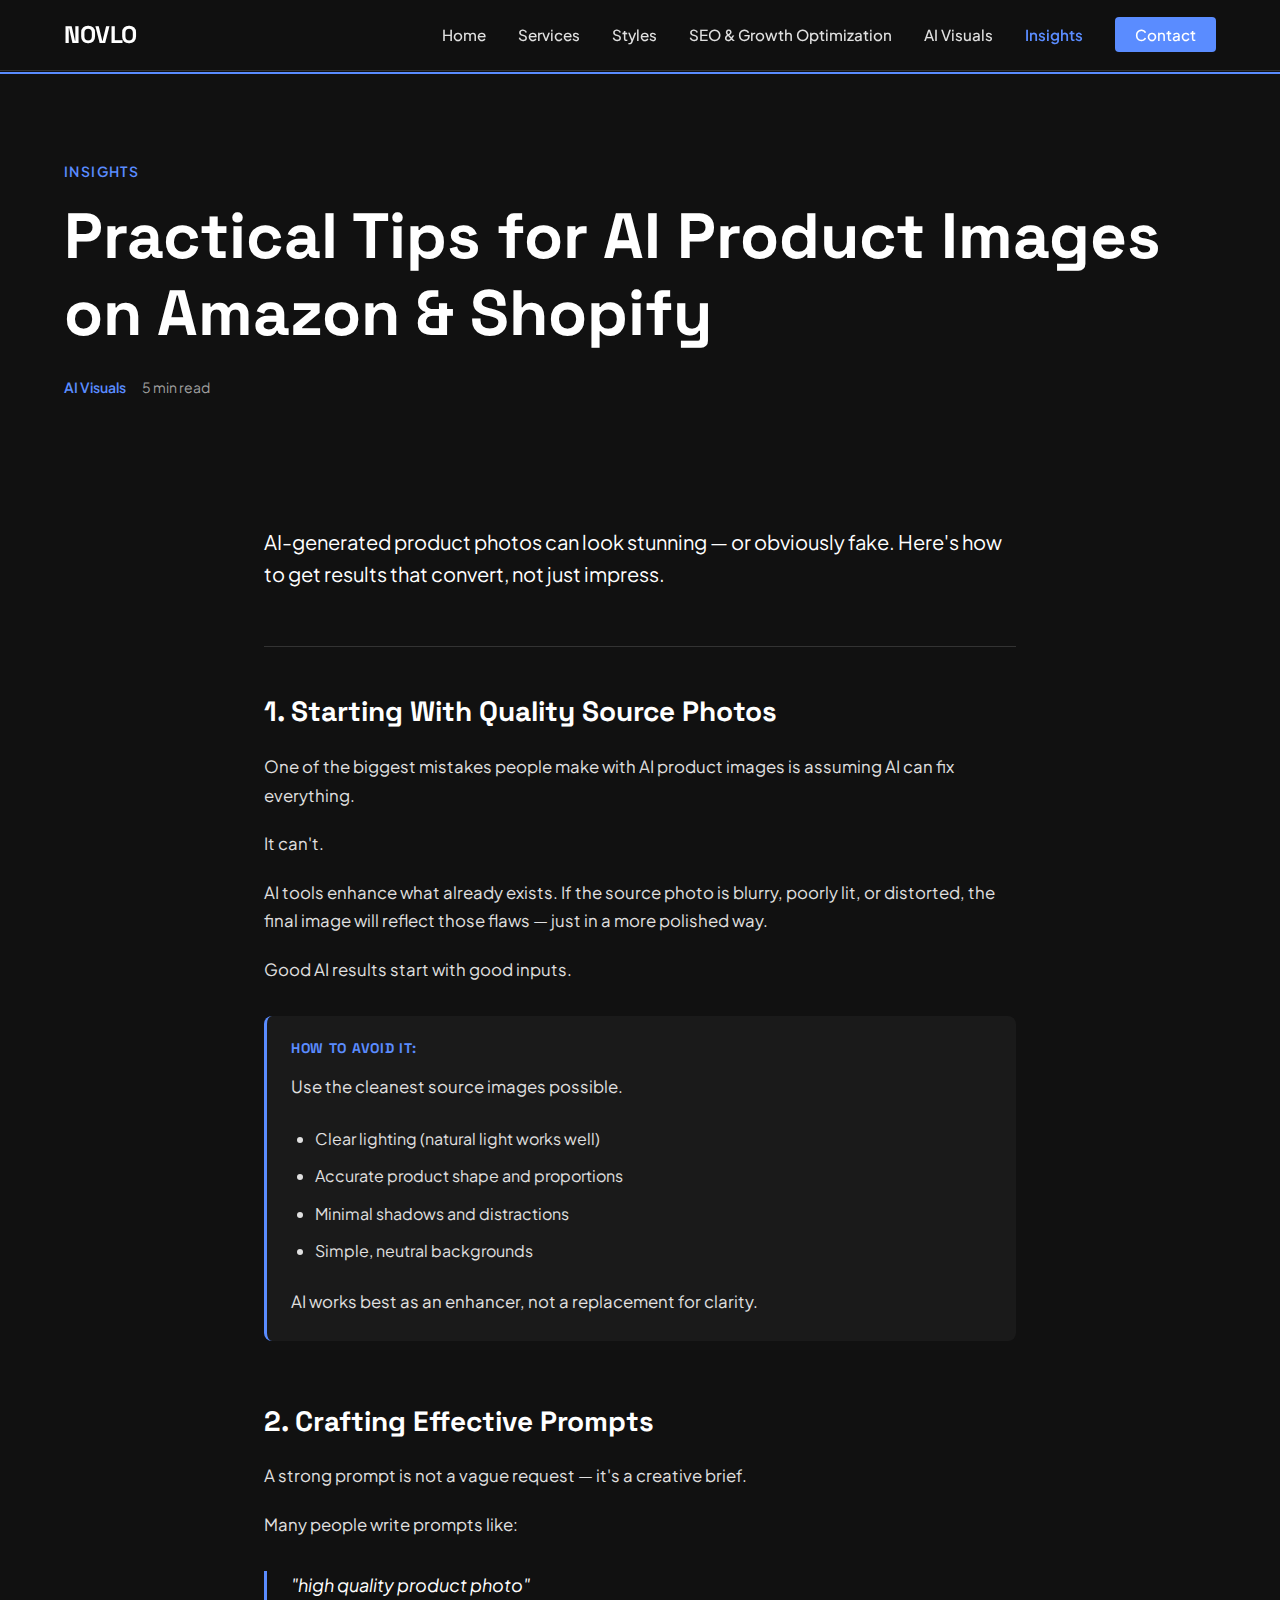
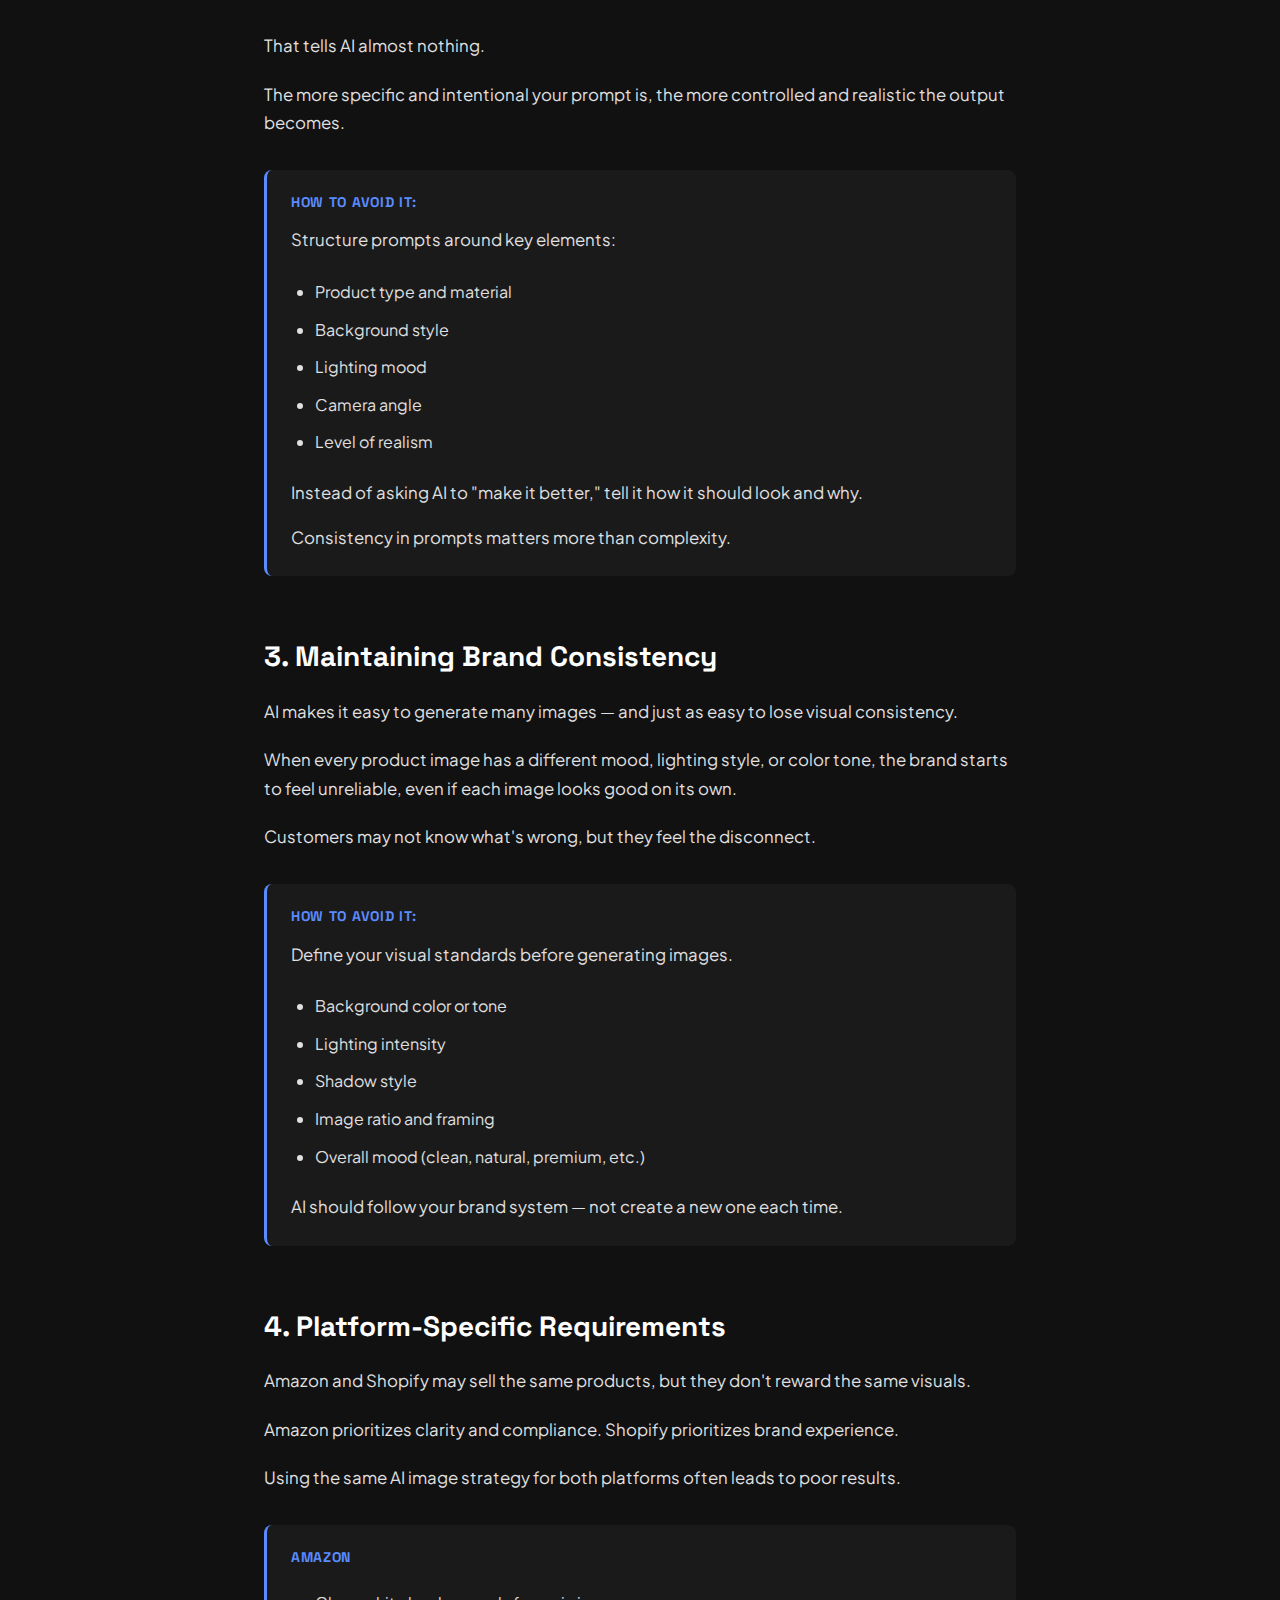
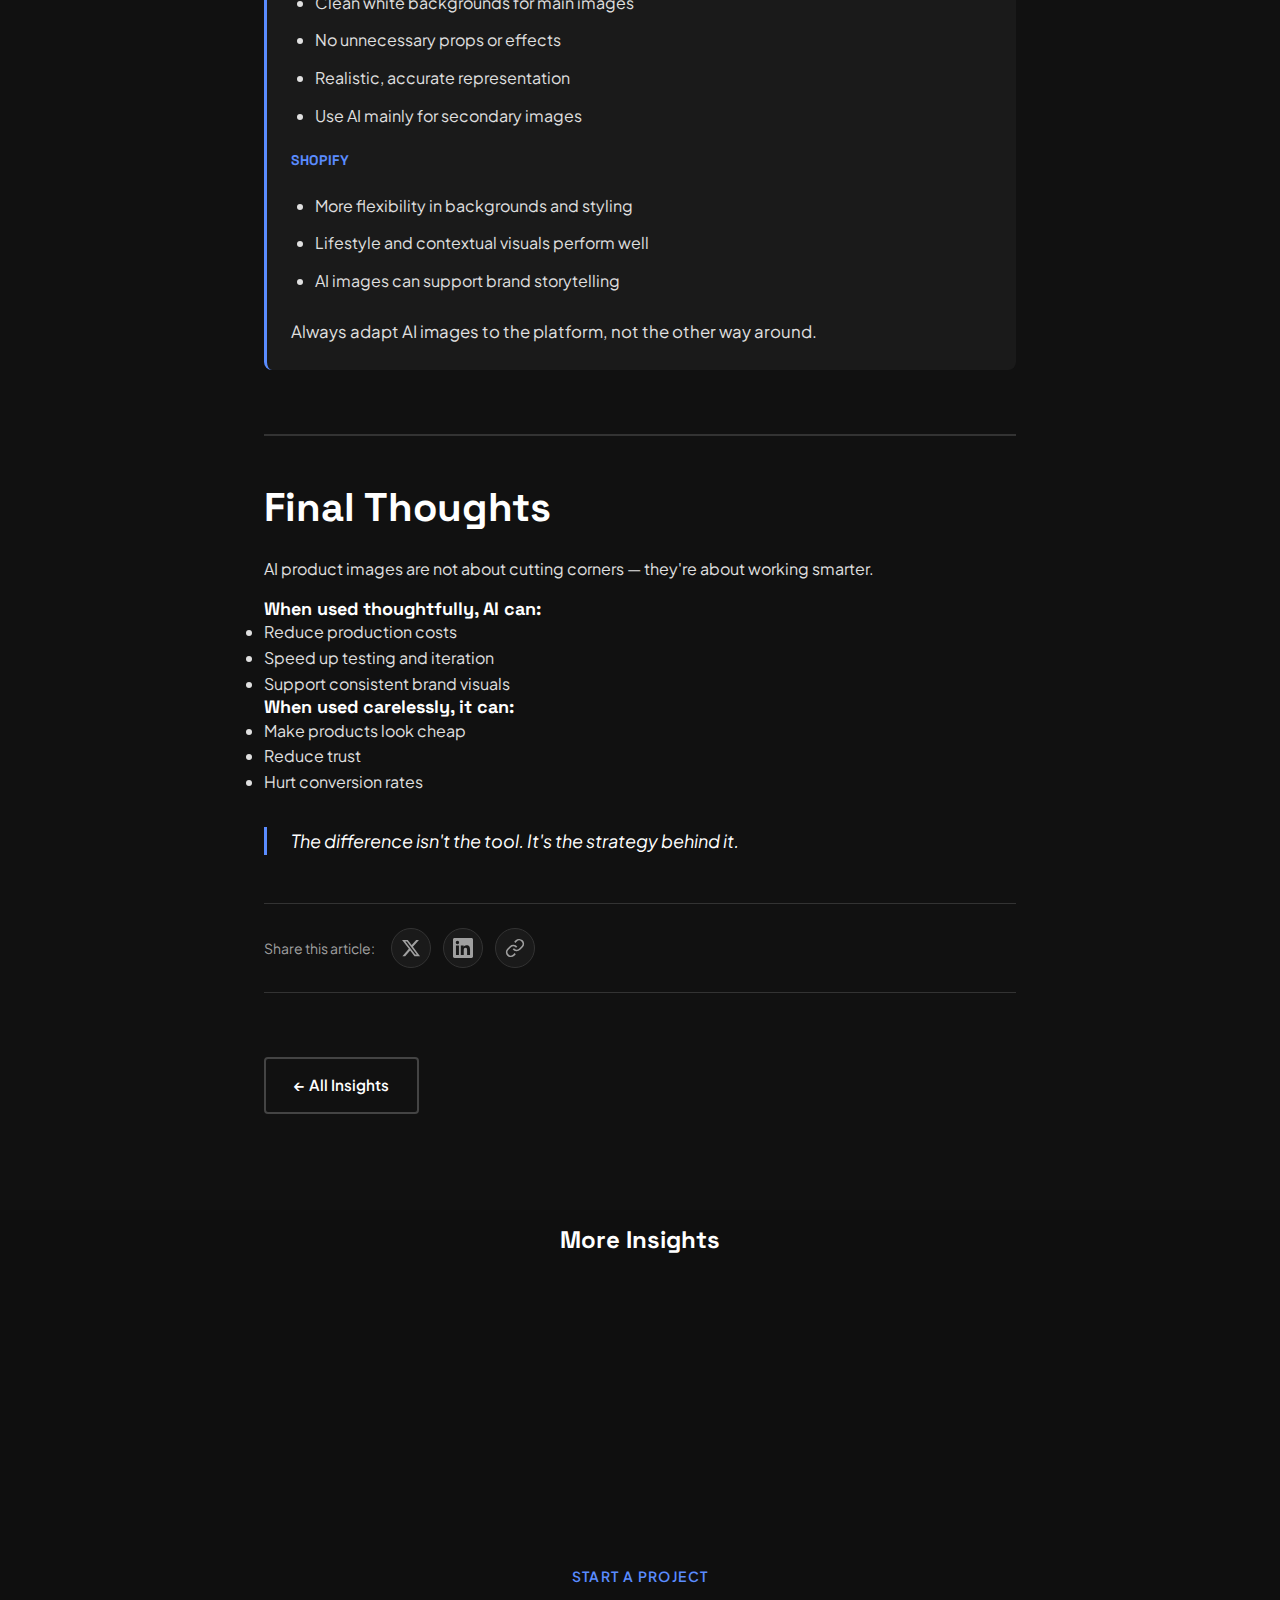
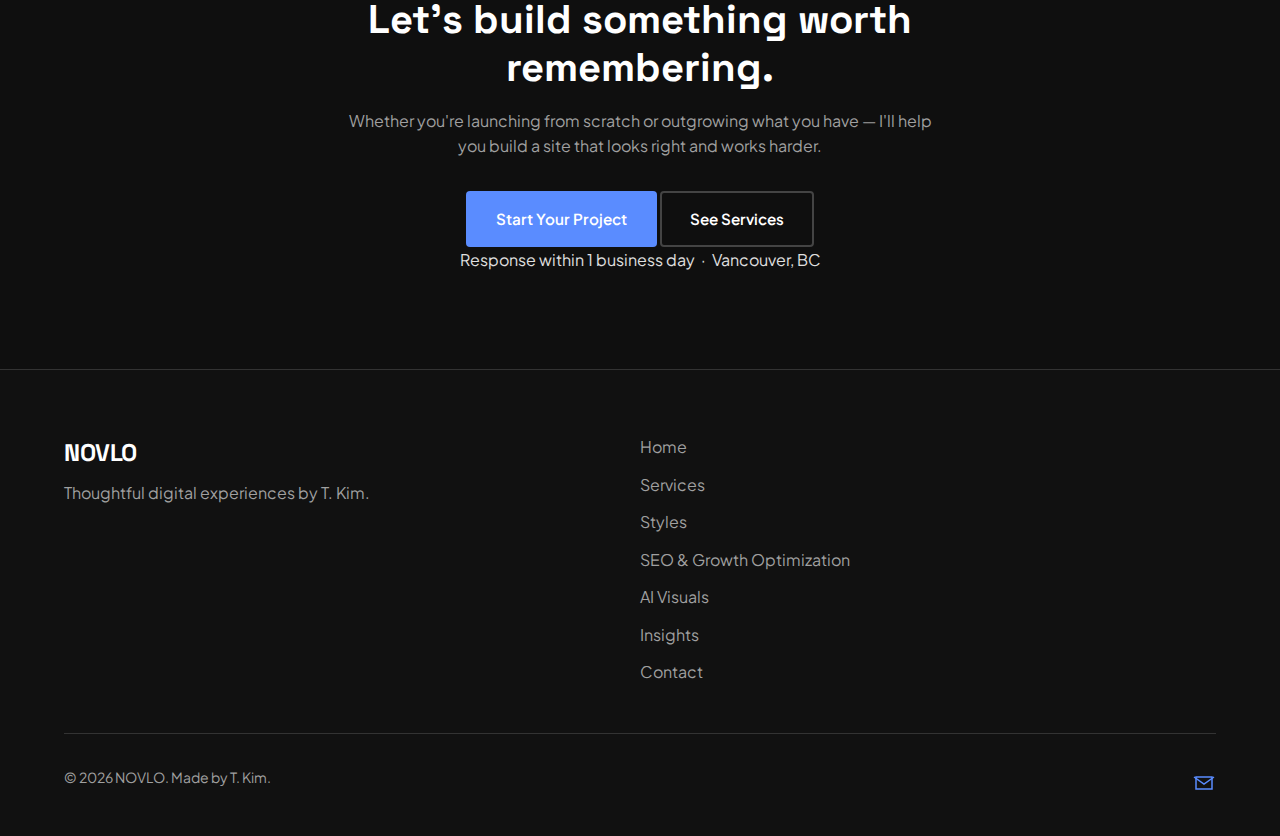
<file: blog/blog-ai-images.html>
<!DOCTYPE html>
<html lang="en">
<head>
    <!-- Google tag (gtag.js) -->
    <script async src="https://www.googletagmanager.com/gtag/js?id=G-32SJDNLVVQ"></script>
    <script>
        window.dataLayer = window.dataLayer || [];
        function gtag(){dataLayer.push(arguments);}
        gtag('js', new Date());

        gtag('config', 'G-32SJDNLVVQ');
    </script>
    <meta charset="UTF-8">
    <meta name="viewport" content="width=device-width, initial-scale=1.0">
    <title>Practical Tips for AI Product Images on Amazon & Shopify — NOVLO</title>
    <meta name="description" content="Practical tips for creating AI product images that look professional and convert on Amazon, Shopify, and social media.">
    
    <meta property="og:title" content="NOVLO — A New Flow for Modern Brands">
    <meta property="og:description" content="Modern websites built for clarity, performance, and long-term growth.">
    <meta property="og:type" content="website">
    <meta property="og:url" content="https://novlo.studio/blog/blog-ai-images.html">
    <meta property="og:image" content="https://novlo.studio/images/og-image.jpg">

    <link rel="canonical" href="https://novlo.studio/blog/blog-ai-images.html">
    <link rel="preconnect" href="https://fonts.googleapis.com">
    <link rel="preconnect" href="https://fonts.gstatic.com" crossorigin>
    <link href="https://fonts.googleapis.com/css2?family=Plus+Jakarta+Sans:wght@400;500;600&family=Space+Grotesk:wght@700;800&display=swap" rel="stylesheet">
    <link rel="stylesheet" href="/css/styles.css">
    <link rel="icon" href="/images/favicon.ico">
</head>
<body>
    <!-- Navigation -->
    <div data-include="/includes/nav.html"></div>

    <!-- Article Header -->
    <section class="page-hero article-hero">
        <div class="container">
            <span class="page-label">Insights</span>
            <h1 class="page-title">Practical Tips for AI Product Images on Amazon & Shopify</h1>
            <div class="article-meta">
                <span class="article-category">AI Visuals</span>
                <span class="article-reading-time">5 min read</span>
            </div>
        </div>
    </section>

    <!-- Article Content -->
    <article class="section article-section">
        <div class="container article-container">
            
            <div class="article-intro">
                <p class="lead">AI-generated product photos can look stunning — or obviously fake. Here's how to get results that convert, not just impress.</p>
            </div>

            <div class="article-content">
                
                <section class="article-point">
                    <h2>1. Starting With Quality Source Photos</h2>
                    <p>One of the biggest mistakes people make with AI product images is assuming AI can fix everything.</p>
                    <p>It can't.</p>
                    <p>AI tools enhance what already exists. If the source photo is blurry, poorly lit, or distorted, the final image will reflect those flaws — just in a more polished way.</p>
                    <p>Good AI results start with good inputs.</p>
                    
                    <div class="how-to-avoid">
                        <h4>How to avoid it:</h4>
                        <p>Use the cleanest source images possible.</p>
                        <ul>
                            <li>Clear lighting (natural light works well)</li>
                            <li>Accurate product shape and proportions</li>
                            <li>Minimal shadows and distractions</li>
                            <li>Simple, neutral backgrounds</li>
                        </ul>
                        <p>AI works best as an enhancer, not a replacement for clarity.</p>
                    </div>
                </section>

                <section class="article-point">
                    <h2>2. Crafting Effective Prompts</h2>
                    <p>A strong prompt is not a vague request — it's a creative brief.</p>
                    <p>Many people write prompts like:</p>
                    <blockquote>"high quality product photo"</blockquote>
                    <p>That tells AI almost nothing.</p>
                    <p>The more specific and intentional your prompt is, the more controlled and realistic the output becomes.</p>
                    
                    <div class="how-to-avoid">
                        <h4>How to avoid it:</h4>
                        <p>Structure prompts around key elements:</p>
                        <ul>
                            <li>Product type and material</li>
                            <li>Background style</li>
                            <li>Lighting mood</li>
                            <li>Camera angle</li>
                            <li>Level of realism</li>
                        </ul>
                        <p>Instead of asking AI to "make it better," tell it how it should look and why.</p>
                        <p>Consistency in prompts matters more than complexity.</p>
                    </div>
                </section>

                <section class="article-point">
                    <h2>3. Maintaining Brand Consistency</h2>
                    <p>AI makes it easy to generate many images — and just as easy to lose visual consistency.</p>
                    <p>When every product image has a different mood, lighting style, or color tone, the brand starts to feel unreliable, even if each image looks good on its own.</p>
                    <p>Customers may not know what's wrong, but they feel the disconnect.</p>
                    
                    <div class="how-to-avoid">
                        <h4>How to avoid it:</h4>
                        <p>Define your visual standards before generating images.</p>
                        <ul>
                            <li>Background color or tone</li>
                            <li>Lighting intensity</li>
                            <li>Shadow style</li>
                            <li>Image ratio and framing</li>
                            <li>Overall mood (clean, natural, premium, etc.)</li>
                        </ul>
                        <p>AI should follow your brand system — not create a new one each time.</p>
                    </div>
                </section>

                <section class="article-point">
                    <h2>4. Platform-Specific Requirements</h2>
                    <p>Amazon and Shopify may sell the same products, but they don't reward the same visuals.</p>
                    <p>Amazon prioritizes clarity and compliance. Shopify prioritizes brand experience.</p>
                    <p>Using the same AI image strategy for both platforms often leads to poor results.</p>
                    
                    <div class="how-to-avoid">
                        <h4>Amazon</h4>
                        <ul>
                            <li>Clean white backgrounds for main images</li>
                            <li>No unnecessary props or effects</li>
                            <li>Realistic, accurate representation</li>
                            <li>Use AI mainly for secondary images</li>
                        </ul>
                        
                        <h4>Shopify</h4>
                        <ul>
                            <li>More flexibility in backgrounds and styling</li>
                            <li>Lifestyle and contextual visuals perform well</li>
                            <li>AI images can support brand storytelling</li>
                        </ul>
                        
                        <p>Always adapt AI images to the platform, not the other way around.</p>
                    </div>
                </section>

                <section class="article-conclusion">
                    <h2>Final Thoughts</h2>
                    <p>AI product images are not about cutting corners — they're about working smarter.</p>
                    
                    <h4>When used thoughtfully, AI can:</h4>
                    <ul>
                        <li>Reduce production costs</li>
                        <li>Speed up testing and iteration</li>
                        <li>Support consistent brand visuals</li>
                    </ul>
                    
                    <h4>When used carelessly, it can:</h4>
                    <ul>
                        <li>Make products look cheap</li>
                        <li>Reduce trust</li>
                        <li>Hurt conversion rates</li>
                    </ul>
                    
                    <blockquote>The difference isn't the tool. It's the strategy behind it.</blockquote>
                </section>

            </div>

            <!-- Share -->
            <div class="article-share">
                <span>Share this article:</span>
                <div class="share-links">
                    <a href="#" onclick="shareTwitter(); return false;" aria-label="Share on X">
                        <svg width="20" height="20" viewBox="0 0 24 24" fill="currentColor">
                            <path d="M18.244 2.25h3.308l-7.227 8.26 8.502 11.24H16.17l-5.214-6.817L4.99 21.75H1.68l7.73-8.835L1.254 2.25H8.08l4.713 6.231zm-1.161 17.52h1.833L7.084 4.126H5.117z"/>
                        </svg>
                    </a>
                    <a href="#" onclick="shareLinkedIn(); return false;" aria-label="Share on LinkedIn">
                        <svg width="20" height="20" viewBox="0 0 24 24" fill="currentColor">
                            <path d="M20.447 20.452h-3.554v-5.569c0-1.328-.027-3.037-1.852-3.037-1.853 0-2.136 1.445-2.136 2.939v5.667H9.351V9h3.414v1.561h.046c.477-.9 1.637-1.85 3.37-1.85 3.601 0 4.267 2.37 4.267 5.455v6.286zM5.337 7.433a2.062 2.062 0 01-2.063-2.065 2.064 2.064 0 112.063 2.065zm1.782 13.019H3.555V9h3.564v11.452zM22.225 0H1.771C.792 0 0 .774 0 1.729v20.542C0 23.227.792 24 1.771 24h20.451C23.2 24 24 23.227 24 22.271V1.729C24 .774 23.2 0 22.222 0h.003z"/>
                        </svg>
                    </a>
                    <a href="#" onclick="copyLink(); return false;" aria-label="Copy link">
                        <svg width="20" height="20" viewBox="0 0 24 24" fill="none" stroke="currentColor" stroke-width="2">
                            <path d="M10 13a5 5 0 0 0 7.54.54l3-3a5 5 0 0 0-7.07-7.07l-1.72 1.71"></path>
                            <path d="M14 11a5 5 0 0 0-7.54-.54l-3 3a5 5 0 0 0 7.07 7.07l1.71-1.71"></path>
                        </svg>
                    </a>
                </div>
            </div>

            <!-- Article Navigation -->
            <div class="article-nav">
                <a href="/insights.html" class="btn btn-secondary">← All Insights</a>
            </div>

        </div>
    </article>

    <!-- Related Articles -->
    <section class="section related-articles">
        <div class="container">
            <h3>More Insights</h3>
            <div class="blog-grid compact">
                <article class="blog-card">
                    <div class="blog-content">
                        <span class="blog-category">AI Visuals</span>
                        <h4>AI Images vs. Real Photos: When to Use Each</h4>
                        <a href="/blog/blog-ai-vs-real.html" class="link-arrow">Read Article</a>
                    </div>
                </article>
                <article class="blog-card">
                    <div class="blog-content">
                        <span class="blog-category">Strategy</span>
                        <h4>Realistic Budget & Timeline for Small Business Websites</h4>
                        <a href="/blog/blog-budget-timeline.html" class="link-arrow">Read Article</a>
                    </div>
                </article>
            </div>
        </div>
    </section>

    <!-- CTA Section -->
    <div data-include="/includes/cta-section.html"></div>

    <!-- Footer -->
    <div data-include="/includes/footer.html"></div>

    <script src="/js/main.js"></script>
</body>
</html>
</file>
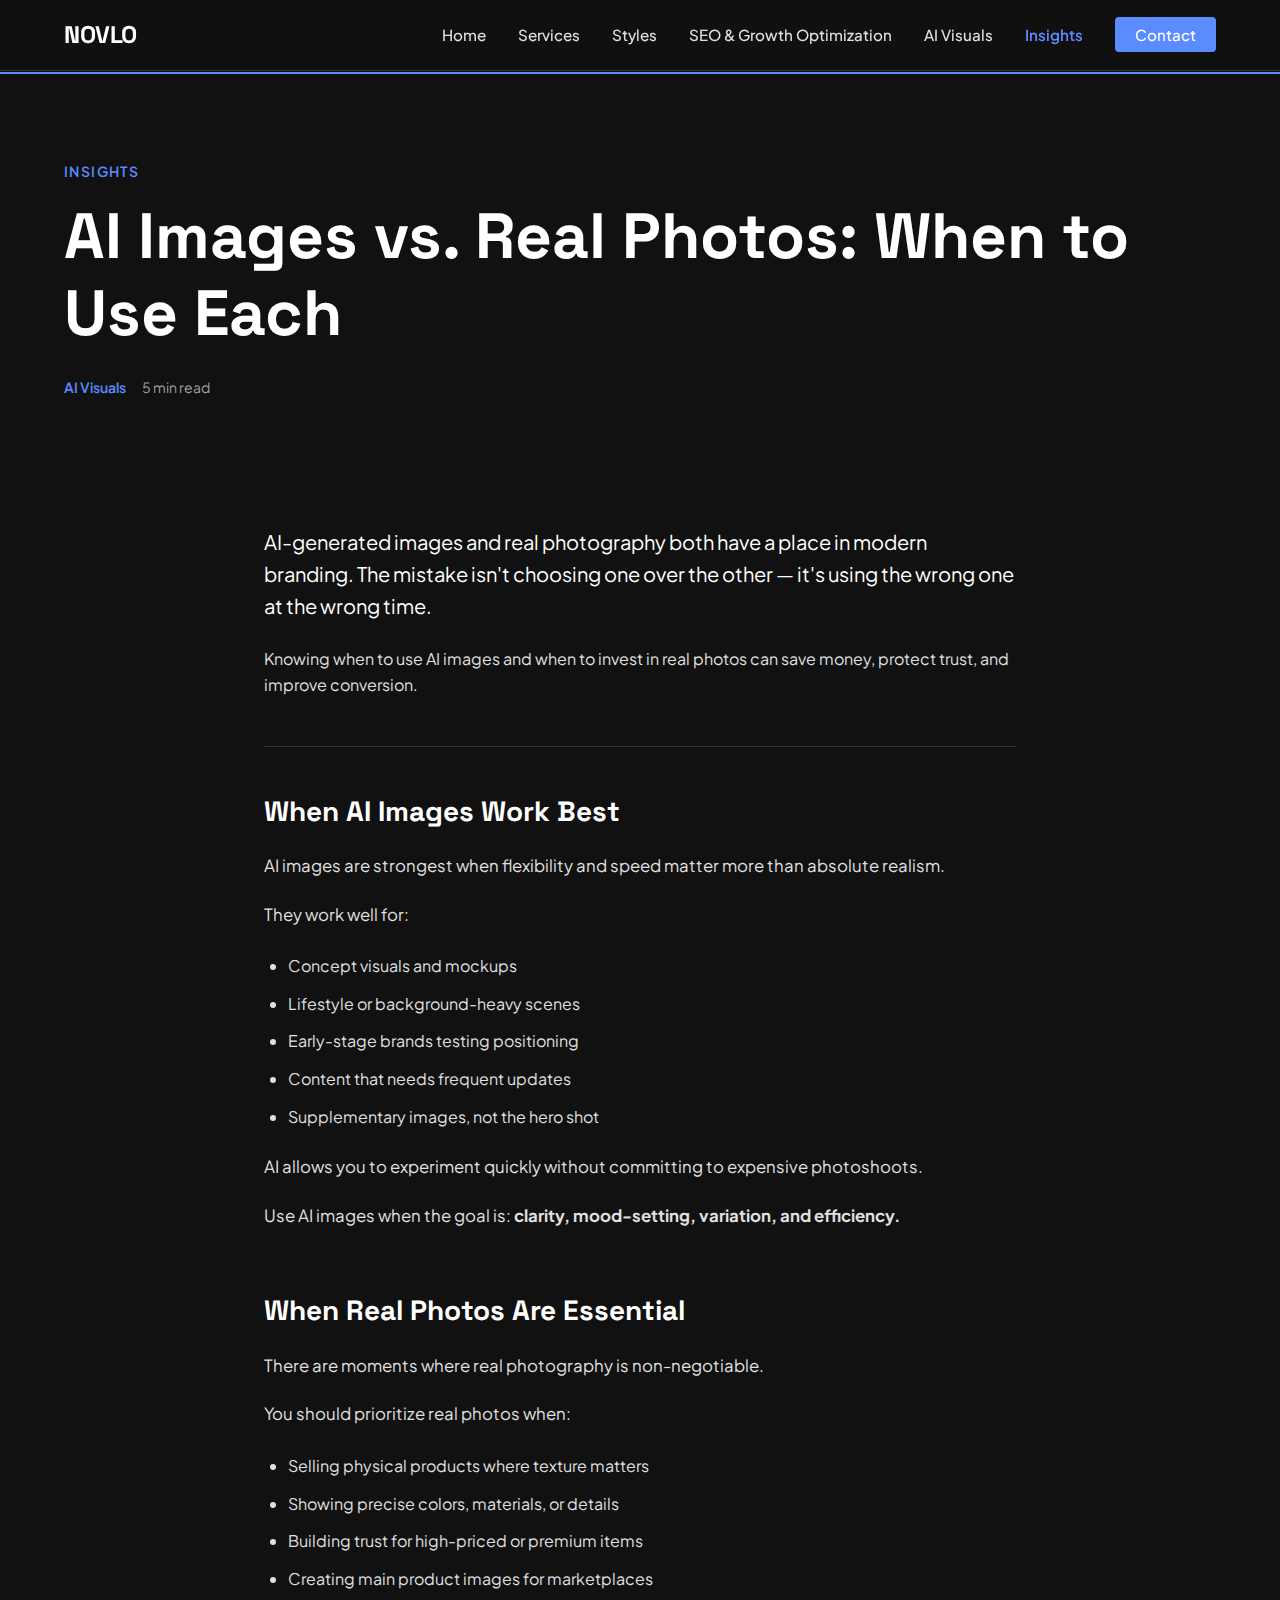
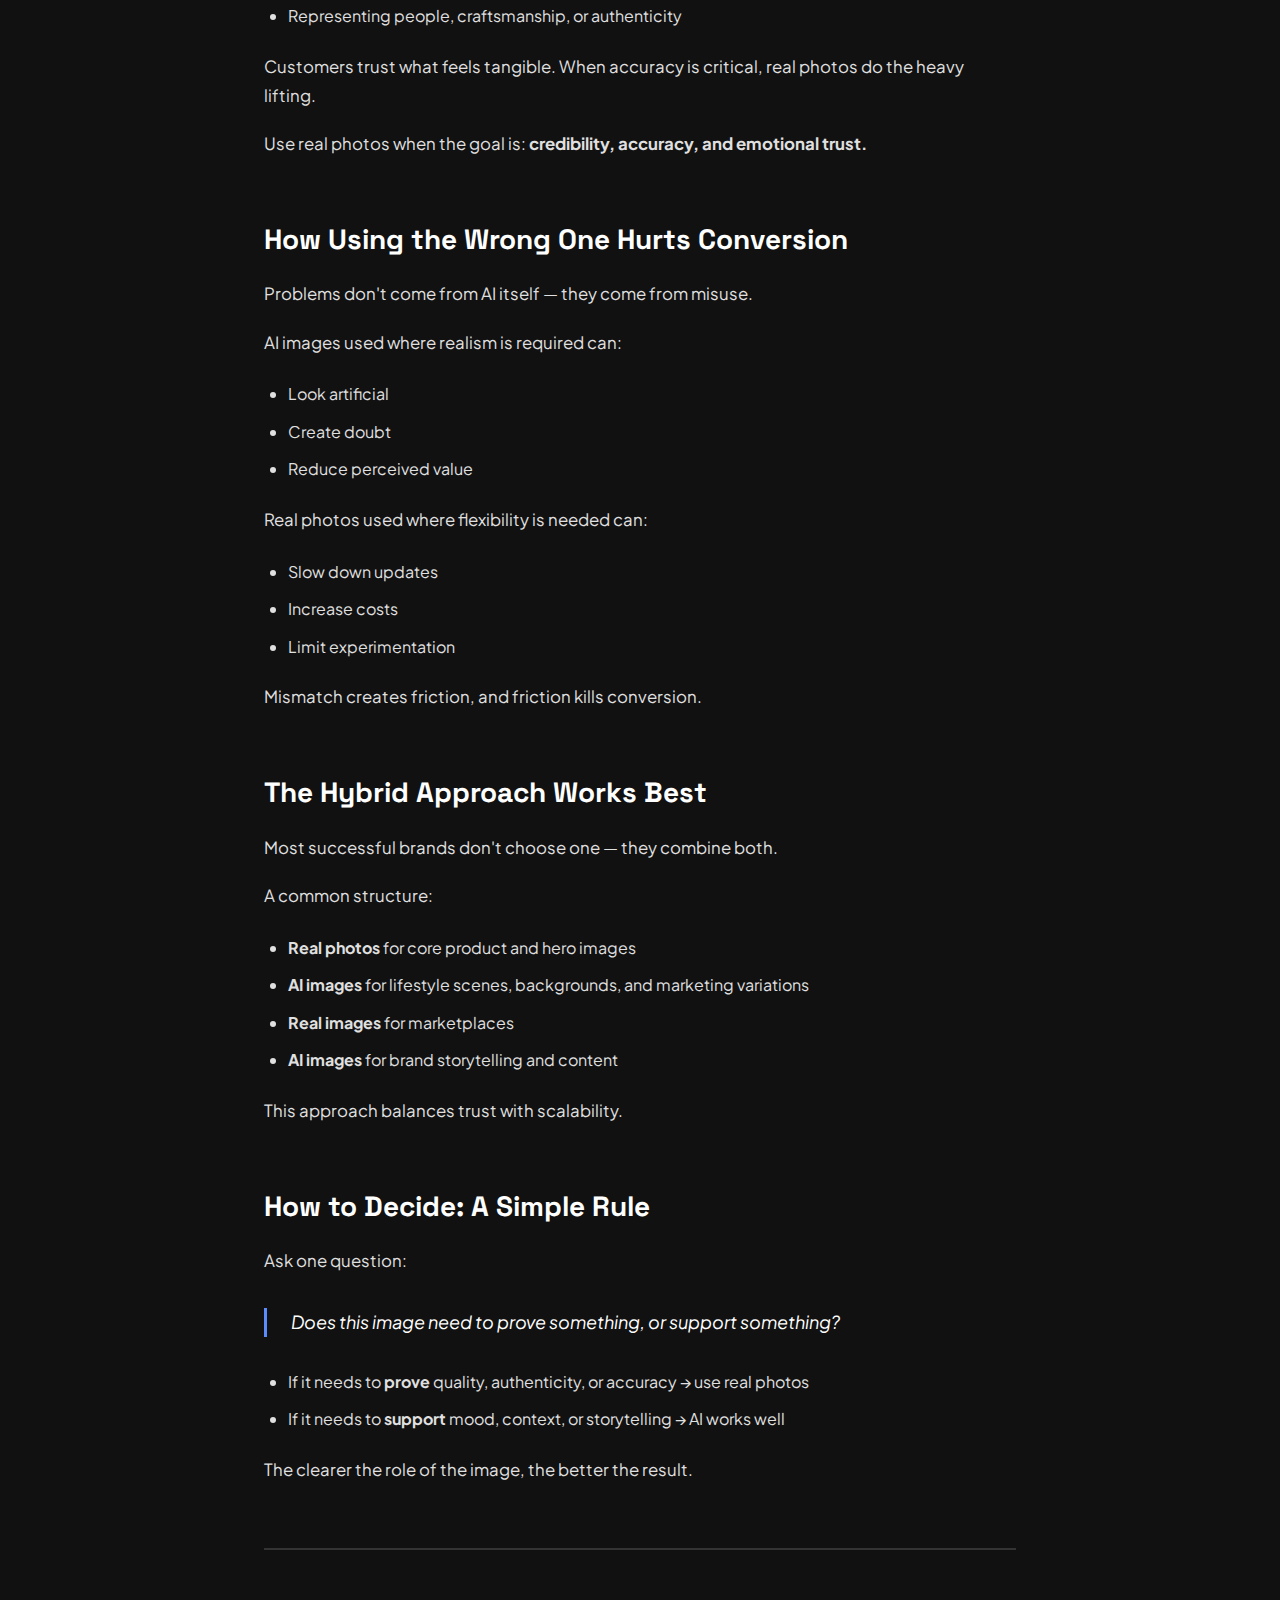
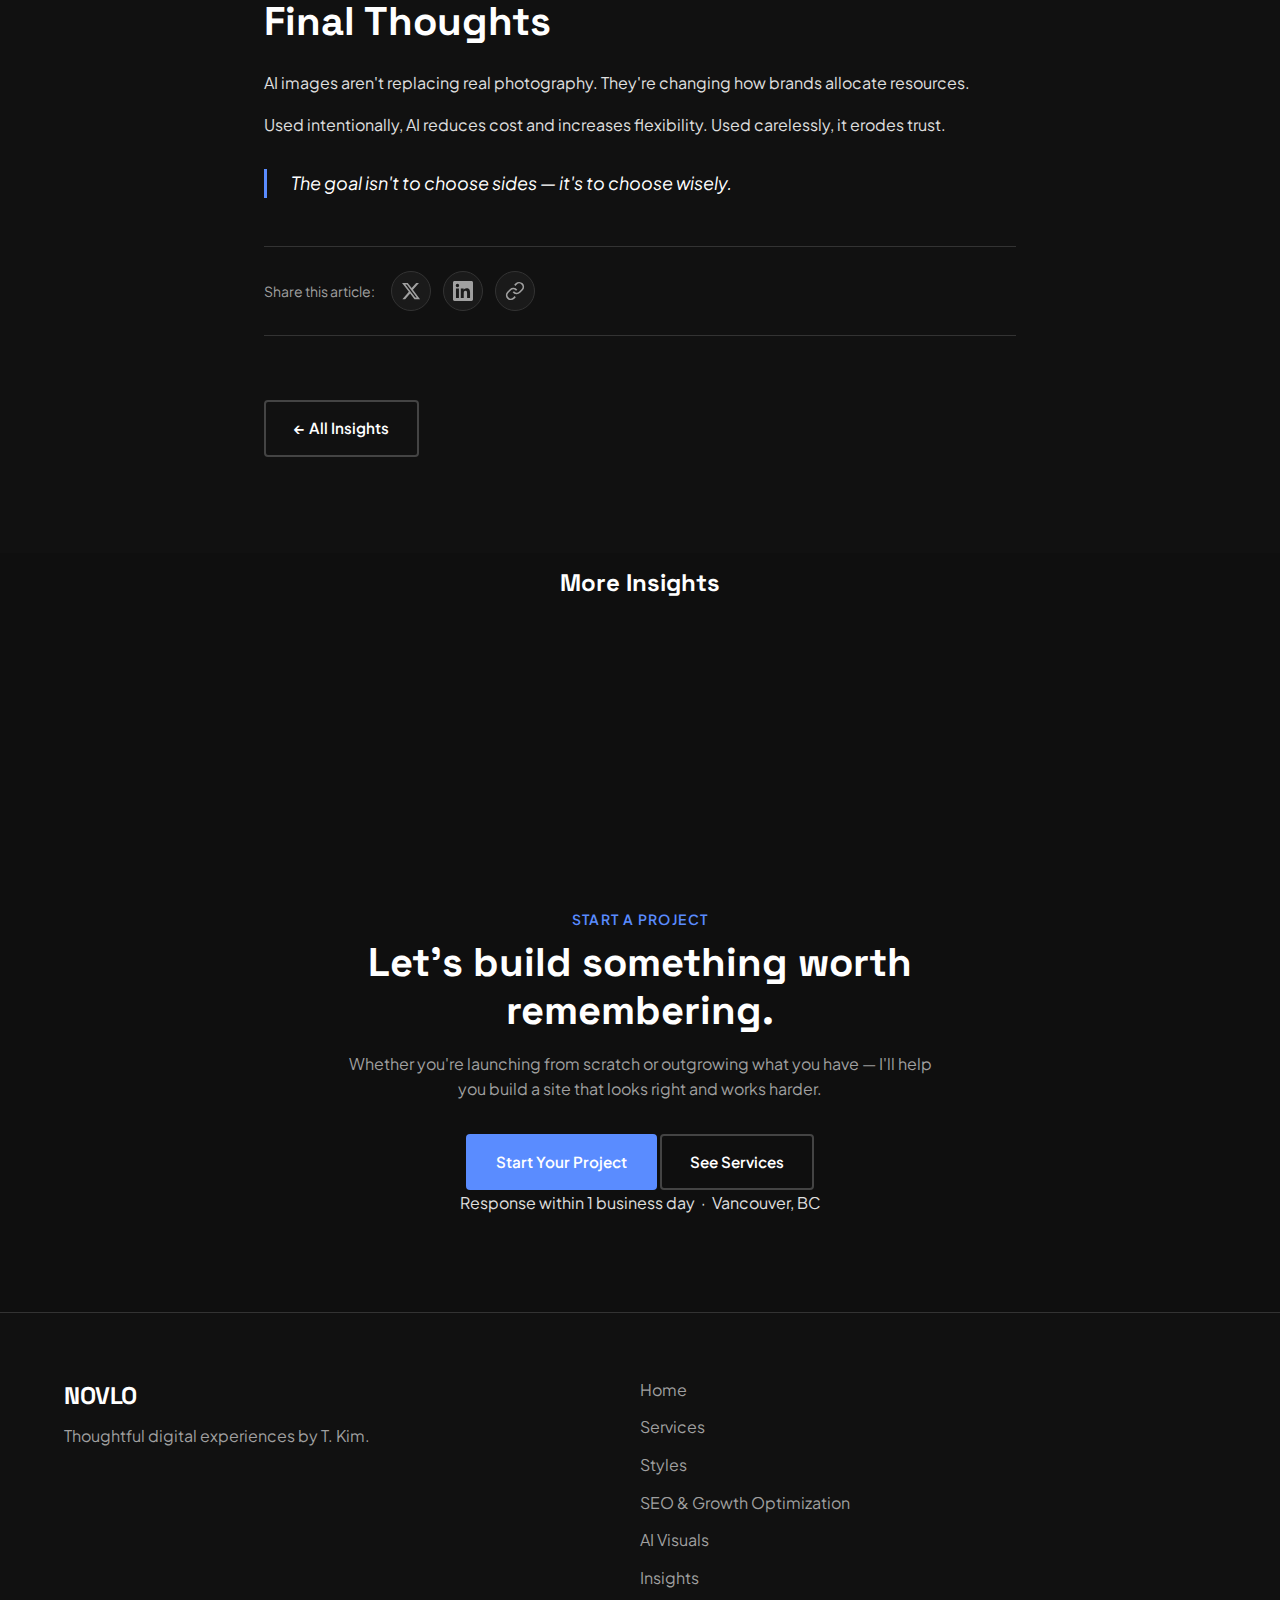
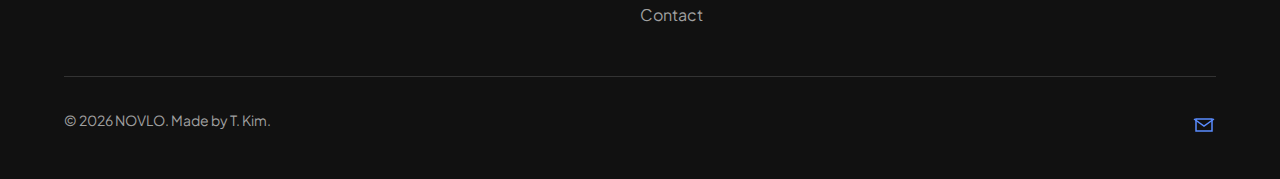
<file: blog/blog-ai-vs-real.html>
<!DOCTYPE html>
<html lang="en">
<head>
    <meta charset="UTF-8">
    <meta name="viewport" content="width=device-width, initial-scale=1.0">
    <title>Practical Tips for AI Product Images on Amazon & Shopify — NOVLO</title>
    <meta name="description" content="AI-generated product photos can look stunning or obviously fake. Learn how to get results that convert on Amazon and Shopify.">
    
    <meta property="og:title" content="NOVLO — A New Flow for Modern Brands">
    <meta property="og:description" content="Modern websites built for clarity, performance, and long-term growth.">
    <meta property="og:type" content="website">
    <meta property="og:url" content="https://novlo.studio">
    <meta property="og:image" content="https://novlo.studio/images/og-image.jpg">

    <link rel="canonical" href="https://novlo.studio">
    <link rel="preconnect" href="https://fonts.googleapis.com">
    <link rel="preconnect" href="https://fonts.gstatic.com" crossorigin>
    <link href="https://fonts.googleapis.com/css2?family=Plus+Jakarta+Sans:wght@400;500;600&family=Space+Grotesk:wght@700;800&display=swap" rel="stylesheet">
    <link rel="stylesheet" href="/css/styles.css">
    <link rel="icon" href="/images/favicon.ico">
</head>
<body>
    <!-- Navigation -->
    <div data-include="/includes/nav.html"></div>

    <!-- Article Header -->
    <section class="page-hero article-hero">
        <div class="container">
            <span class="page-label">Insights</span>
            <h1 class="page-title">AI Images vs. Real Photos: When to Use Each</h1>
            <div class="article-meta">
                <span class="article-category">AI Visuals</span>
                <span class="article-reading-time">5 min read</span>
            </div>
        </div>
    </section>

    <!-- Article Content -->
    <article class="section article-section">
        <div class="container article-container">
            
            <div class="article-intro">
                <p class="lead">AI-generated images and real photography both have a place in modern branding. The mistake isn't choosing one over the other — it's using the wrong one at the wrong time.</p>
                <p>Knowing when to use AI images and when to invest in real photos can save money, protect trust, and improve conversion.</p>
            </div>

            <div class="article-content">
                
                <section class="article-point">
                    <h2>When AI Images Work Best</h2>
                    <p>AI images are strongest when flexibility and speed matter more than absolute realism.</p>
                    <p>They work well for:</p>
                    <ul>
                        <li>Concept visuals and mockups</li>
                        <li>Lifestyle or background-heavy scenes</li>
                        <li>Early-stage brands testing positioning</li>
                        <li>Content that needs frequent updates</li>
                        <li>Supplementary images, not the hero shot</li>
                    </ul>
                    <p>AI allows you to experiment quickly without committing to expensive photoshoots.</p>
                    <p>Use AI images when the goal is: <strong>clarity, mood-setting, variation, and efficiency.</strong></p>
                </section>

                <section class="article-point">
                    <h2>When Real Photos Are Essential</h2>
                    <p>There are moments where real photography is non-negotiable.</p>
                    <p>You should prioritize real photos when:</p>
                    <ul>
                        <li>Selling physical products where texture matters</li>
                        <li>Showing precise colors, materials, or details</li>
                        <li>Building trust for high-priced or premium items</li>
                        <li>Creating main product images for marketplaces</li>
                        <li>Representing people, craftsmanship, or authenticity</li>
                    </ul>
                    <p>Customers trust what feels tangible. When accuracy is critical, real photos do the heavy lifting.</p>
                    <p>Use real photos when the goal is: <strong>credibility, accuracy, and emotional trust.</strong></p>
                </section>

                <section class="article-point">
                    <h2>How Using the Wrong One Hurts Conversion</h2>
                    <p>Problems don't come from AI itself — they come from misuse.</p>
                    <p>AI images used where realism is required can:</p>
                    <ul>
                        <li>Look artificial</li>
                        <li>Create doubt</li>
                        <li>Reduce perceived value</li>
                    </ul>
                    <p>Real photos used where flexibility is needed can:</p>
                    <ul>
                        <li>Slow down updates</li>
                        <li>Increase costs</li>
                        <li>Limit experimentation</li>
                    </ul>
                    <p>Mismatch creates friction, and friction kills conversion.</p>
                </section>

                <section class="article-point">
                    <h2>The Hybrid Approach Works Best</h2>
                    <p>Most successful brands don't choose one — they combine both.</p>
                    <p>A common structure:</p>
                    <ul>
                        <li><strong>Real photos</strong> for core product and hero images</li>
                        <li><strong>AI images</strong> for lifestyle scenes, backgrounds, and marketing variations</li>
                        <li><strong>Real images</strong> for marketplaces</li>
                        <li><strong>AI images</strong> for brand storytelling and content</li>
                    </ul>
                    <p>This approach balances trust with scalability.</p>
                </section>

                <section class="article-point">
                    <h2>How to Decide: A Simple Rule</h2>
                    <p>Ask one question:</p>
                    <blockquote>Does this image need to prove something, or support something?</blockquote>
                    <ul>
                        <li>If it needs to <strong>prove</strong> quality, authenticity, or accuracy → use real photos</li>
                        <li>If it needs to <strong>support</strong> mood, context, or storytelling → AI works well</li>
                    </ul>
                    <p>The clearer the role of the image, the better the result.</p>
                </section>

                <section class="article-conclusion">
                    <h2>Final Thoughts</h2>
                    <p>AI images aren't replacing real photography. They're changing how brands allocate resources.</p>
                    <p>Used intentionally, AI reduces cost and increases flexibility. Used carelessly, it erodes trust.</p>
                    <blockquote>The goal isn't to choose sides — it's to choose wisely.</blockquote>
                </section>

            </div>

            <!-- Share -->
            <div class="article-share">
                <span>Share this article:</span>
                <div class="share-links">
                    <a href="#" onclick="shareTwitter(); return false;" aria-label="Share on X">
                        <svg width="20" height="20" viewBox="0 0 24 24" fill="currentColor">
                            <path d="M18.244 2.25h3.308l-7.227 8.26 8.502 11.24H16.17l-5.214-6.817L4.99 21.75H1.68l7.73-8.835L1.254 2.25H8.08l4.713 6.231zm-1.161 17.52h1.833L7.084 4.126H5.117z"/>
                        </svg>
                    </a>
                    <a href="#" onclick="shareLinkedIn(); return false;" aria-label="Share on LinkedIn">
                        <svg width="20" height="20" viewBox="0 0 24 24" fill="currentColor">
                            <path d="M20.447 20.452h-3.554v-5.569c0-1.328-.027-3.037-1.852-3.037-1.853 0-2.136 1.445-2.136 2.939v5.667H9.351V9h3.414v1.561h.046c.477-.9 1.637-1.85 3.37-1.85 3.601 0 4.267 2.37 4.267 5.455v6.286zM5.337 7.433a2.062 2.062 0 01-2.063-2.065 2.064 2.064 0 112.063 2.065zm1.782 13.019H3.555V9h3.564v11.452zM22.225 0H1.771C.792 0 0 .774 0 1.729v20.542C0 23.227.792 24 1.771 24h20.451C23.2 24 24 23.227 24 22.271V1.729C24 .774 23.2 0 22.222 0h.003z"/>
                        </svg>
                    </a>
                    <a href="#" onclick="copyLink(); return false;" aria-label="Copy link">
                        <svg width="20" height="20" viewBox="0 0 24 24" fill="none" stroke="currentColor" stroke-width="2">
                            <path d="M10 13a5 5 0 0 0 7.54.54l3-3a5 5 0 0 0-7.07-7.07l-1.72 1.71"></path>
                            <path d="M14 11a5 5 0 0 0-7.54-.54l-3 3a5 5 0 0 0 7.07 7.07l1.71-1.71"></path>
                        </svg>
                    </a>
                </div>
            </div>

            <!-- Article Navigation -->
            <div class="article-nav">
                <a href="/insights.html" class="btn btn-secondary">← All Insights</a>
            </div>

        </div>
    </article>

    <!-- Related Articles -->
    <section class="section related-articles">
        <div class="container">
            <h3>More Insights</h3>
            <div class="blog-grid compact">
                <article class="blog-card">
                    <div class="blog-content">
                        <span class="blog-category">AI Visuals</span>
                        <h4>Practical Tips for AI Product Images on Amazon/Shopify</h4>
                        <a href="/blog/blog-ai-images.html" class="link-arrow">Read Article</a>
                    </div>
                </article>
                <article class="blog-card">
                    <div class="blog-content">
                        <span class="blog-category">Strategy</span>
                        <h4>Realistic Budget & Timeline for Small Business Websites</h4>
                        <a href="/blog/blog-budget-timeline.html" class="link-arrow">Read Article</a>
                    </div>
                </article>
            </div>
        </div>
    </section>

    <!-- CTA Section -->
    <div data-include="/includes/cta-section.html"></div>

    <!-- Footer -->
    <div data-include="/includes/footer.html"></div>

    <script src="/js/main.js"></script>
</body>
</html>
</file>
<file: css/styles.css>
/* ========================================
   NOVLO - Main Stylesheet
   ======================================== */

/* CSS Variables */
:root {
    --bg-primary: #111111;
    --bg-secondary: #0f0f0f;
    --bg-card: #1a1a1a;
    --bg-hover: #222222;
    
    --text-primary: #ffffff;
    --text-secondary: #e0e0e0;
    --text-muted: #a0a0a0;
    
    --accent: #5a8cff;
    --accent-hover: #4a7cef;
    
    --border: #333333;
    --border-light: #444444;
    
    --font-heading: 'Space Grotesk', sans-serif;
    --font-body: 'Plus Jakarta Sans', sans-serif;
    
    --transition: all 0.5s ease;
    --shadow: 0 4px 20px rgba(0, 0, 0, 0.3);
}

/* Reset & Base */
*, *::before, *::after {
    box-sizing: border-box;
    margin: 0;
    padding: 0;
}

html {
    scroll-behavior: smooth;
}

body {
    font-family: var(--font-body);
    background-color: var(--bg-primary);
    color: var(--text-secondary);
    line-height: 1.6;
    font-size: 16px;
    -webkit-font-smoothing: antialiased;
}

/* Typography */
h1, h2, h3, h4 {
    font-family: var(--font-heading);
    font-weight: 700;
    color: var(--text-primary);
    line-height: 1.2;
}

h1 { font-size: clamp(2.5rem, 5vw, 4rem); }
h2 { font-size: clamp(1.75rem, 4vw, 2.5rem); }
h3 { font-size: clamp(1.25rem, 3vw, 1.5rem); }
h4 { font-size: 1.125rem; }

p {
    margin-bottom: 1rem;
}

a {
    color: var(--accent);
    text-decoration: none;
    transition: var(--transition);
}

a:hover {
    color: var(--accent-hover);
}

/* Container */
.container {
    max-width: 1200px;
    margin: 0 auto;
    padding: 0 1.5rem;
}

/* Navigation */
.nav {
    position: fixed;
    top: 0;
    left: 0;
    right: 0;
    z-index: 1000;
    background: rgba(17, 17, 17, 0.95);
    backdrop-filter: blur(10px);
    border-bottom: 1px solid var(--border);
}

.nav-container {
    display: flex;
    justify-content: space-between;
    align-items: center;
    height: 70px;
}

.logo {
    font-family: var(--font-heading);
    font-size: 1.5rem;
    font-weight: 800;
    color: var(--text-primary);
    letter-spacing: -0.02em;
}

.nav-menu {
    display: flex;
    list-style: none;
    gap: 2rem;
    align-items: center;
}

.nav-menu a {
    color: var(--text-secondary);
    font-size: 0.95rem;
    font-weight: 500;
}

.nav-menu a:hover,
.nav-menu a.active {
    color: var(--text-primary);
}

.nav-cta {
    background: var(--accent);
    color: var(--text-primary) !important;
    padding: 0.5rem 1.25rem;
    border-radius: 4px;
    font-weight: 600;
    transition: all 0.3s ease;
}

.nav-cta:hover {
    background: var(--accent-hover);
    color: var(--text-primary) !important;
}

/* Nav CTA - Active State (배경 반전) */
.nav-menu a.nav-cta.active {
    background: transparent;
    color: var(--accent) !important;
    box-shadow: inset 0 0 0 2px var(--accent);
}

.nav-toggle {
    display: none;
    flex-direction: column;
    gap: 6px;
    background: none;
    border: none;
    cursor: pointer;
    padding: 0.5rem;
}

.nav-toggle span {
    display: block;
    width: 24px;
    height: 2px;
    background: var(--text-primary);
    transition: var(--transition);
}
.nav-menu a.active {
    color: var(--accent) !important;
    font-weight: 600;
}

.nav-menu a.active::after {
    content: '';
    position: absolute;
    bottom: -4px;
    left: 0;
    width: 100%;
    height: 2px;
    background: var(--accent);
}

/* Hero */
.hero {
    min-height: 100vh;
    display: flex;
    align-items: center;
    padding-top: 13rem;
    position: relative;

      /* Base background */
    background: radial-gradient(
      900px 600px at 35% 35%,
      rgba(90, 140, 255, 0.10) 0%,
      rgba(20, 35, 60, 0.08) 35%,
      rgba(0, 0, 0, 0) 70%
    ),
    linear-gradient(
      180deg,
      #0b1020 0%,
      #05070f 35%,
      #000000 100%
    );
}
/* Optional: subtle vignette to frame the hero */
.hero::after {
  content: "";
  position: absolute;
  /* inset: -20%; */
  pointer-events: none;
  background: radial-gradient(
    70% 55% at 50% 40%,
    rgba(0, 0, 0, 0) 35%,
    rgba(0, 0, 0, 0.55) 100%
  );
  z-index: 0;
}

/* Soft haze layer (breathing glow) */
.hero::before {
  content: "";
  position: absolute;
  inset: -30%;
  pointer-events: none;

  /* haze blobs */
  background:
    radial-gradient(500px 350px at 30% 38%, rgba(120, 170, 255, 0.16), rgba(0, 0, 0, 0) 65%),
    radial-gradient(420px 320px at 62% 30%, rgba(90, 130, 255, 0.10), rgba(0, 0, 0, 0) 70%),
    radial-gradient(700px 520px at 55% 70%, rgba(40, 70, 140, 0.12), rgba(0, 0, 0, 0) 70%);

  filter: blur(24px);
  opacity: 0.55;
  transform: translateZ(0);
  animation: heroHaze 10s ease-in-out infinite;
  z-index: 0;
}

@keyframes heroHaze {
  0%   { transform: translate3d(0, 0, 0) scale(1);   opacity: 0.45; }
  50%  { transform: translate3d(-1.5%, -1%, 0) scale(1.03); opacity: 0.60; }
  100% { transform: translate3d(0, 0, 0) scale(1);   opacity: 0.45; }
}

/* Ensure content sits above background layers */
.hero .container,
.hero .hero-content,
.hero .hero-scroll {
  position: relative;
  z-index: 1;
}

.hero-content {
    max-width: 800px;
}

.hero-title-3d {
    position: relative;
    display: inline-block;
    font-family: var(--font-heading);
    font-size: clamp(5rem, 15vw, 12rem);
    font-weight: 800;
    line-height: 0.9;
    letter-spacing: -0.05em;
    margin-bottom: 2rem;
    min-height: 1em;
    padding-bottom: 0.1em;  /* 약간의 여유 */
    /* 3D 설정 */
    transform-style: preserve-3d;
    perspective: 1000px;
    
    /* 기본 틸트 */
    /* transform: rotateX(15deg) rotateY(-10deg) rotateZ(-5deg); */
    transform: rotate(-8deg);
    /* 부유 애니메이션 */
    animation: float3d 6s ease-in-out infinite;
}
/* Additional glow just for the title area */
.hero-title-3d::before {
  content: "";
  position: absolute;
  inset: -60px -80px;
  background: radial-gradient(
    60% 60% at 45% 45%,
    rgba(130, 180, 255, 0.22) 0%,
    rgba(90, 140, 255, 0.10) 35%,
    rgba(0, 0, 0, 0) 70%
  );
  filter: blur(18px);
  opacity: 0.65;
  z-index: -1;
  animation: titleGlow 6s ease-in-out infinite;
}

@keyframes titleGlow {
  0%   { transform: translate3d(0, 0, 0) scale(1); opacity: 0.55; }
  50%  { transform: translate3d(1%, -1%, 0) scale(1.06); opacity: 0.75; }
  100% { transform: translate3d(0, 0, 0) scale(1); opacity: 0.55; }
}

/* 3D 층들 - 더 가깝게 배치 */
.text-layer {
    display: block;
    position: absolute;
    top: 0;
    left: 0;
    width: 100%;
}

/* 뒷층 - 파란빛 그림자 */
.layer-back {
    color: var(--accent);
    transform: translateZ(-8px) translateY(8px) translateX(4px);
    opacity: 0.6;
    z-index: 1;
}

/* 중간층 - 더 진한 파랑 */
.layer-mid {
    color: #3a7bd5;
    transform: translateZ(-4px) translateY(4px) translateX(2px);
    opacity: 0.8;
    z-index: 2;
}

/* 앞층 - 흰색 본체 */
.layer-front {
    color: var(--text-primary);
    transform: translateZ(0);
    text-shadow: 
        0 0 5px rgba(252, 253, 255, 0.3),
        0 0 10px rgba(175, 199, 255, 0.2),
        0 0 20px rgba(147, 179, 255, 0.1);
    z-index: 3;
}

/* 여러 겹의 파란 그림자로 깊이감 */
.hero-title-3d::after {
    content: 'NOVLO';
    position: absolute;
    top: 0;
    left: 0;
    width: 100%;
    color: transparent;
    transform: translateZ(-12px) translateY(12px) translateX(6px);
    text-shadow: 
        0 0 0 rgba(90, 140, 255, 0.4),
        0 1px 0 rgba(90, 140, 255, 0.35),
        0 2px 0 rgba(90, 140, 255, 0.3),
        0 3px 0 rgba(90, 140, 255, 0.25),
        0 4px 0 rgba(90, 140, 255, 0.2),
        0 5px 0 rgba(90, 140, 255, 0.15),
        0 6px 0 rgba(90, 140, 255, 0.1),
        0 20px 40px rgba(90, 140, 255, 0.4);
    z-index: 0;
}

/* 반짝임 효과 */
.layer-front::after {
    content: 'NOVLO';
    position: absolute;
    top: 0;
    left: 0;
    width: 100%;
    background: linear-gradient(
        90deg,
        transparent 0%,
        rgba(255,255,255,0) 40%,
        rgba(255,255,255,0.9) 50%,
        rgba(255,255,255,0) 60%,
        transparent 100%
    );
    -webkit-background-clip: text;
    background-clip: text;
    color: transparent;
    animation: shine3d 3s ease-in-out infinite;
}

/* 3D 부유 애니메이션 */
@keyframes float3d {
    0%, 100% {
        transform: 
            rotateX(15deg) 
            rotateY(-10deg) 
            rotateZ(-5deg)
            translateY(0);
    }
    50% {
        transform: 
            rotateX(12deg) 
            rotateY(-12deg) 
            rotateZ(-3deg)
            translateY(-15px);
    }
}

@keyframes shine3d {
    0% {
        background-position: -200% 0;
    }
    100% {
        background-position: 200% 0;
    }
}
/* 마우스 따라 틸트 */
.hero-title-3d.tilting {
    transition: transform 0.1s ease-out;
}


.hero-subtitle {
    font-size: clamp(1.25rem, 2.5vw, 1.75rem);
    color: var(--text-primary);
    margin-bottom: 1.5rem;
    font-weight: 500;
}

.hero-text {
    font-size: 1.125rem;
    color: var(--text-muted);
    margin-bottom: 2rem;
    max-width: 600px;
}

.hero-scroll {
    /* position: absolute;left: 50%; */
    bottom: -2rem;
    transform: translateX(-50%);
    display: flex;
    flex-direction: column;
    align-items: center;
    gap: 0.5rem;
    color: var(--text-muted);
    font-size: 0.875rem;
    animation: scrollPulse 2s infinite;
}
.hero-scroll .scroll-line {
  width: 1px;
  height: 70px;
  margin: 10px auto 0;
  background: linear-gradient(180deg, rgba(120,170,255,0.65), rgba(255, 255, 255, 0.1));
  opacity: 0.6;
}


@media (prefers-reduced-motion: reduce) {
  .hero::before,
  .hero-title-3d::before {
    animation: none;
  }
}
@keyframes scrollPulse {
    0%, 100% { opacity: 1; transform: scaleY(1); }
    50% { opacity: 0.5; transform: scaleY(0.8); }
}

/* =========================
   HERO: Subtle contour / mesh lines overlay
   ========================= */

.hero .bg-lines {
  position: absolute;
  inset: 0;
  pointer-events: none;
  z-index: 0; /* background layers 위, 콘텐츠 아래 */
  opacity: 0.15; /* 전체 강도 (0.06~0.14 추천) */
  mix-blend-mode: screen; /* 빛처럼 섞이게 */
  filter: blur(0.2px);
}

/* 라인 패턴 자체 */
.hero .bg-lines::before {
  content: "";
  position: absolute;
  inset: -20%;
  background-image: url("data:image/svg+xml,%3Csvg xmlns='http://www.w3.org/2000/svg' width='1200' height='700' viewBox='0 0 1200 700'%3E%3Cg fill='none' stroke='%2382b4ff' stroke-opacity='0.55' stroke-width='1'%3E%3Cpath d='M-40 240 C 120 180, 260 300, 420 240 S 720 180, 900 260 S 1180 200, 1260 240'/%3E%3Cpath d='M-60 310 C 130 260, 260 360, 450 320 S 740 250, 930 340 S 1180 270, 1280 320'/%3E%3Cpath d='M-80 380 C 140 340, 270 430, 470 395 S 760 330, 960 410 S 1190 360, 1300 395'/%3E%3Cpath d='M-40 450 C 150 420, 310 500, 520 470 S 820 410, 1020 490 S 1200 440, 1280 470'/%3E%3Cpath d='M140 120 C 250 60, 390 120, 520 95 S 770 70, 920 130 S 1080 90, 1160 95'/%3E%3Cpath d='M80 560 C 260 530, 430 610, 610 575 S 900 520, 1080 595'/%3E%3C/g%3E%3Cg fill='none' stroke='%23ffffff' stroke-opacity='0.18' stroke-width='0.8'%3E%3Cpath d='M-20 270 C 140 210, 290 320, 470 275 S 760 210, 960 295 S 1190 230, 1260 275'/%3E%3Cpath d='M-50 420 C 140 395, 310 470, 520 440 S 820 385, 1040 470 S 1210 415, 1280 440'/%3E%3C/g%3E%3C/svg%3E");
  background-size: cover;
  background-position: center;
  transform: translate3d(0, 0, 0);
  animation: linesDrift 18s ease-in-out infinite;
}

/* 아주 느린 드리프트 */
@keyframes linesDrift {
  0%   { transform: translate3d(0, 0, 0) scale(1.02); opacity: 0.85; }
  50%  { transform: translate3d(-1.2%, -0.8%, 0) scale(1.04); opacity: 1; }
  100% { transform: translate3d(0, 0, 0) scale(1.02); opacity: 0.85; }
}

/* 접근성: 모션 줄이기 */
@media (prefers-reduced-motion: reduce) {
  .hero .bg-lines::before { animation: none; }
}


/* Buttons */
.btn {
    display: inline-flex;
    align-items: center;
    justify-content: center;
    padding: 0.875rem 1.75rem;
    font-family: var(--font-body);
    font-size: 0.95rem;
    font-weight: 600;
    border-radius: 4px;
    border: 2px solid transparent;
    cursor: pointer;
    transition: var(--transition);
}

.btn-primary {
    background: var(--accent);
    color: var(--text-primary);
}

.btn-primary:hover {
    background: var(--accent-hover);
    transform: translateY(-2px);
    box-shadow: 0 4px 12px rgba(90, 140, 255, 0.3);
}

.btn-secondary {
    background: transparent;
    color: var(--text-primary);
    border-color: var(--border-light);
}

.btn-secondary:hover {
    border-color: var(--accent);
    color: var(--accent);
}

.btn-outline {
    background: transparent;
    color: var(--text-primary);
    border-color: var(--text-primary);
}

.btn-outline:hover {
    background: var(--text-primary);
    color: var(--bg-primary);
}

.btn-large {
    padding: 1rem 2.5rem;
    font-size: 1rem;
}

/* Sections */
.section {
    padding: 6rem 0;
}

.section-header {
    margin-bottom: 3rem;
    max-width: 600px;
}

.section-label {
    display: block;
    font-size: 0.875rem;
    font-weight: 600;
    color: var(--accent);
    text-transform: uppercase;
    letter-spacing: 0.1em;
    margin-bottom: 0.5rem;
}

.section-title {
    margin-bottom: 1rem;
}

.section-subtitle {
    color: var(--text-muted);
    font-size: 1.125rem;
}

/* Page Hero */
.page-hero {
    padding: 10rem 0 4rem;
    text-align: center;
}

.page-label {
    display: block;
    font-size: 0.875rem;
    font-weight: 600;
    color: var(--accent);
    text-transform: uppercase;
    letter-spacing: 0.1em;
    margin-bottom: 1rem;
}

.page-title {
    margin-bottom: 1rem;
}

.page-subtitle {
    color: var(--text-muted);
    font-size: 1.25rem;
    max-width: 600px;
    margin: 0 auto;
}

/* About */
.about-content {
    max-width: 850px;
}

.lead {
    font-size: 1.25rem;
    color: var(--text-primary);
    margin-bottom: 1.5rem;
}

.about-strengths {
    list-style: none;
    margin-top: 2rem;
}

.about-strengths li {
    margin-bottom: 1.5rem;
    padding-left: 1.5rem;
    position: relative;
}

.about-strengths li::before {
    content: '';
    position: absolute;
    left: 0;
    top: 0.6rem;
    width: 6px;
    height: 6px;
    background: var(--accent);
    border-radius: 50%;
}

.about-strengths strong {
    display: block;
    color: var(--text-primary);
    margin-bottom: 0.25rem;
}

/* Process */
.process{
    background-color: #0b0b0c;
}
.process-grid {
    display: flex;
    flex-direction: row;
    gap: 1rem;
    height: 400px;
}

.process-card {
    flex: 1;
    background: var(--bg-card);
    border: 1px solid var(--border);
    border-radius: 12px;
    padding: 1.5rem;
    cursor: pointer;
    transition: all 0.5s cubic-bezier(0.4, 0, 0.2, 1);
    overflow: hidden;
    position: relative;
    display: flex;
    flex-direction: column;
    align-items: center;  /* 중앙 정렬 */
}

/* 기본 상태 - 축소된 카드 */
.process-card:not(.active) {
    flex: 0.7;
}

/* 축소된 카드 - 세로 제목 (크게) */
.process-card:not(.active) h3 {
    writing-mode: vertical-rl;
    text-orientation: mixed;
    font-size: 1.75rem;
    color: var(--text-muted);
    margin: auto 0;  /* 위아래 중앙 */
    letter-spacing: 0.1em;
    opacity: 0.8;
    transition: all 0.4s ease;
    white-space: nowrap;
}

/* 축소된 카드 내용 숨김 */
.process-card:not(.active) .process-content {
    opacity: 0;
    position: absolute;
    pointer-events: none;
}

/* 축소된 카드 번호 */
.process-card:not(.active) .process-number {
    font-size: 1.5rem;
    opacity: 0.15;
    margin-bottom: 0;
    transition: all 0.4s ease;
}

/* 활성화된 카드 */
.process-card.active {
    flex: 4;
    background: linear-gradient(135deg, var(--bg-card) 0%, rgba(90, 140, 255, 0.05) 100%);
    border-color: var(--accent);
    padding: 2.5rem;
    align-items: flex-start;  /* 왼쪽 정렬 */
}

/* 활성화된 카드 - 가로 제목 */
.process-card.active h3 {
    writing-mode: horizontal-tb;
    font-size: 1.75rem;
    color: var(--text-primary);
    margin: 0 0 1rem 0;
    letter-spacing: normal;
    opacity: 1;
}

/* 활성화된 카드 내용 표시 */
.process-card.active .process-content {
    opacity: 1;
    position: relative;
    pointer-events: auto;
    transition: opacity 0.4s ease 0.2s;
}

/* 활성화된 카드 번호 */
.process-card.active .process-number {
    font-size: 4rem;
    opacity: 0.5;
    margin-bottom: 1rem;
}

/* 호버 효과 - 축소된 카드 */
.process-card:not(.active):hover {
    border-color: var(--accent);
    flex: 0.9;  /* 살짝 커짐 */
}

.process-card:not(.active):hover h3 {
    color: var(--text-primary);
    opacity: 1;
}

.process-card:not(.active):hover .process-number {
    opacity: 0.3;
}

/* Differentiators */
.diff-grid {
    display: grid;
    grid-template-columns: repeat(2, 1fr);  /* 2열 고정 */
    gap: 2rem;
    /* max-width: 800px;  중앙 정렬을 위해 최대 너비 제한 */
    margin: 0 auto;     /* 중앙 정렬 */
}

.diff-card {
    padding: 2rem;
    border: 1px solid var(--border);
    border-radius: 8px;
    transition: var(--transition);
}

.diff-card:hover {
    background: var(--bg-card);
    border-color: var(--border-light);
}

.diff-icon {
    color: var(--accent);
    margin-bottom: 1rem;
}

.diff-card h3 {
    margin-bottom: 0.75rem;
}

/* Services Teaser */
.services-teaser{
    background-color: #0b0b0c;
}
.services-grid {
    display: grid;
    grid-template-columns: repeat(auto-fit, minmax(300px, 1fr));
    gap: 2rem;
}

.service-card {
    background: var(--bg-card);
    padding: 2.5rem;
    border-radius: 8px;
    border: 1px solid var(--border);
    position: relative;
    transition: var(--transition);
}

.service-card.featured {
    border-color: var(--accent);
    transform: scale(1.02);
}

.service-card:hover {
    transform: translateY(-4px);
    border-color: var(--accent);
}

.service-badge {
    position: absolute;
    top: -12px;
    left: 2rem;
    background: var(--accent);
    color: var(--text-primary);
    padding: 0.25rem 1rem;
    font-size: 0.75rem;
    font-weight: 600;
    text-transform: uppercase;
    border-radius: 4px;
}

.service-price {
    display: block;
    font-family: var(--font-heading);
    font-size: 2rem;
    font-weight: 800;
    color: var(--text-primary);
    margin-bottom: 0.5rem;
}

.service-card h3 {
    margin-bottom: 1rem;
}

.service-card p {
    color: var(--text-muted);
    margin-bottom: 1.5rem;
}

.link-arrow {
    font-weight: 600;
    display: inline-flex;
    align-items: center;
    gap: 0.5rem;
}

.link-arrow::after {
    content: '→';
    transition: var(--transition);
}

.link-arrow:hover::after {
    transform: translateX(4px);
}

/* AI Teaser */
.ai-gallery-preview {
    display: grid;
    grid-template-columns: repeat(auto-fit, minmax(200px, 1fr));
    gap: 1rem;
    margin-bottom: 2rem;
} 
.ai-gallery-preview .gallery-section{
    padding: 20px 0;
}

.ai-item {
    aspect-ratio: 4/3;
    border-radius: 8px;
    overflow: hidden;
}

.ai-placeholder {
    width: 100%;
    height: 100%;
    display: flex;
    align-items: center;
    justify-content: center;
    color: var(--text-primary);
    font-weight: 600;
    font-size: 0.875rem;
}

.ai-cta {
    display: flex;
    align-items: center;
    gap: 1.5rem;
    flex-wrap: wrap;
}

.ai-price {
    color: var(--text-muted);
}

/* CTA Section */
.cta-section {
    background: var(--bg-secondary);
    text-align: center;
}

.cta-content {
    max-width: 600px;
    margin: 0 auto;
}

.cta-content h2 {
    margin-bottom: 1rem;
}

.cta-content p {
    margin-bottom: 2rem;
    color: var(--text-muted);
}

/* Footer */
.footer {
    padding: 4rem 0 2rem;
    border-top: 1px solid var(--border);
}

.footer-content {
    display: grid;
    grid-template-columns: 2fr 1fr 1fr;
    gap: 3rem;
    margin-bottom: 3rem;
}

.footer-brand p {
    color: var(--text-muted);
    margin-top: 0.5rem;
}

.footer-links {
    display: flex;
    flex-direction: column;
    gap: 0.75rem;
}

.footer-links a {
    color: var(--text-muted);
}

.footer-links a:hover {
    color: var(--text-primary);
}

.footer-social {
    display: flex;
    gap: 1rem;
}

.footer-social a {
    color: var(--text-muted);
    transition: var(--transition);
}

.footer-social a:hover {
    color: var(--accent);
    transform: translateY(-2px);
}

.footer-bottom {
    display: flex;
    justify-content: space-between;
    align-items: center;
    padding-top: 2rem;
    border-top: 1px solid var(--border);
    font-size: 0.875rem;
    color: var(--text-muted);
}

/* Pricing Page */
.pricing-section .container {
    display: flex;
    flex-direction: column;
    gap: 3rem;
}

.pricing-card {
    background: var(--bg-card);
    border: 1px solid var(--border);
    border-radius: 12px;
    padding: 3rem;
    position: relative;
}

.pricing-card.featured {
    border-color: var(--accent);
    background: linear-gradient(135deg, var(--bg-card) 0%, rgba(90, 140, 255, 0.05) 100%);
}

.pricing-badge {
    position: absolute;
    top: -12px;
    left: 3rem;
    background: var(--accent);
    color: var(--text-primary);
    padding: 0.5rem 1.25rem;
    font-size: 0.75rem;
    font-weight: 700;
    text-transform: uppercase;
    border-radius: 4px;
}

.pricing-header {
    margin-bottom: 2rem;
}

.pricing-name {
    display: block;
    font-family: var(--font-heading);
    font-size: 1.5rem;
    font-weight: 700;
    color: var(--text-primary);
    margin-bottom: 0.5rem;
}

.pricing-price {
    display: block;
    font-family: var(--font-heading);
    font-size: 3rem;
    font-weight: 800;
    color: var(--text-primary);
    margin-bottom: 0.25rem;
}

.pricing-note {
    color: var(--text-muted);
    font-size: 0.95rem;
}

.pricing-content {
    display: grid;
    grid-template-columns: 1fr 1fr;
    gap: 3rem;
    margin-bottom: 2rem;
}

.pricing-features h4,
.pricing-addons h4,
.pricing-care h4 {
    margin-bottom: 1rem;
    color: var(--text-primary);
}

.pricing-features ul,
.pricing-addons ul,
.pricing-care ul {
    list-style: none;
}

.pricing-features li,
.pricing-addons li,
.pricing-care li {
    padding: 0.5rem 0;
    padding-left: 1.25rem;
    position: relative;
    color: var(--text-secondary);
}

.pricing-features li::before {
    content: '✓';
    position: absolute;
    left: 0;
    color: var(--accent);
    font-weight: 700;
}

.pricing-addons li::before,
.pricing-care li::before {
    content: '•';
    position: absolute;
    left: 0;
    color: var(--accent);
}

.pricing-care {
    background: var(--bg-primary);
    padding: 1.5rem;
    border-radius: 8px;
    margin-bottom: 2rem;
}

/* Section Guide */
.section-guide {
    background: var(--bg-secondary);
}

.guide-intro {
    font-size: 1.125rem;
    margin-bottom: 3rem;
    max-width: 700px;
}
.guide-intro .lead {
    font-size: 1.125rem;
    color: var(--text-secondary);
    margin-bottom: 1rem;
}
.guide-note {
    color: var(--accent);
    font-weight: 500;
    padding: 1rem;
    background: rgba(90, 140, 255, 0.1);
    border-radius: 8px;
    border-left: 3px solid var(--accent);
}
/* Guide Categories */
.guide-category {
    margin-bottom: 3rem;
}

.guide-category-title {
    display: flex;
    align-items: center;
    gap: 0.75rem;
    margin-bottom: 1.5rem;
    font-size: 1.125rem;
    color: var(--text-primary);
}

.guide-badge {
    display: inline-block;
    padding: 0.25rem 0.75rem;
    font-size: 0.75rem;
    font-weight: 700;
    text-transform: uppercase;
    border-radius: 4px;
}

.guide-badge.fixed {
    background: var(--accent);
    color: var(--text-primary);
}

.guide-badge.optional {
    background: var(--text-muted);
    color: var(--bg-primary);
}

/* Guide Grids */
.guide-grid {
    display: grid;
    grid-template-columns: repeat(auto-fit, minmax(220px, 1fr));
    gap: 1.5rem;
}
.guide-grid.fixed {
    grid-template-columns: repeat(2, 1fr);
    max-width: 600px;
}

.guide-grid.optional {
    grid-template-columns: repeat(auto-fit, minmax(280px, 1fr));
}

/* Guide Items */
.guide-item {
    padding: 1.5rem;
    border-radius: 12px;
    border: 2px solid var(--border);
    transition: all 0.3s ease;
}

.guide-item-header {
    margin-bottom: 1rem;
}

.guide-item h4 {
    margin-bottom: 0.75rem;
    font-size: 1.25rem;
}

.guide-item p {
    font-size: 0.95rem;
    color: var(--text-muted);
    margin: 0;
}

/* Fixed Items */
.guide-item.fixed-item {
    background: rgba(90, 140, 255, 0.05);
    border-color: var(--accent);
}

/* Optional Items */
.guide-item.optional-item {
    background: var(--bg-card);
    cursor: pointer;
}

.guide-item.optional-item:hover {
    border-color: var(--accent);
    transform: translateY(-4px);
}

/* Summary */
.guide-summary {
    margin-top: 4rem;
    padding-top: 3rem;
    border-top: 1px solid var(--border);
}

.summary-card {
    background: var(--bg-card);
    padding: 2.5rem;
    border-radius: 12px;
    text-align: center;
    max-width: 700px;
    margin: 0 auto;
}

.summary-card h4 {
    margin-bottom: 1.5rem;
    color: var(--text-primary);
}

.formula {
    display: flex;
    align-items: center;
    justify-content: center;
    gap: 0.75rem;
    flex-wrap: wrap;
    margin-bottom: 1.5rem;
}

.formula-item {
    padding: 0.75rem 1.25rem;
    border-radius: 8px;
    font-weight: 600;
}

.formula-item.fixed {
    background: var(--accent);
    color: var(--text-primary);
}

.formula-item.choice {
    background: var(--bg-hover);
    color: var(--text-secondary);
    border: 2px dashed var(--border);
}

.formula-plus,
.formula-equals {
    color: var(--text-muted);
    font-weight: 700;
    font-size: 1.25rem;
}

.formula-price {
    padding: 0.75rem 1.5rem;
    background: var(--text-primary);
    color: var(--bg-primary);
    border-radius: 8px;
    font-family: var(--font-heading);
    font-size: 1.5rem;
    font-weight: 800;
}

.formula-note {
    color: var(--text-muted);
    font-size: 0.9rem;
    margin: 0;
}

.guide-item {
    padding: 1.5rem;
    border-radius: 8px;
    border: 1px solid var(--border);
    position: relative;
}

.guide-item.included {
    background: rgba(90, 140, 255, 0.05);
    border-color: var(--accent);
}

.guide-item.addon {
    background: var(--bg-card);
}

.guide-tag {
    position: absolute;
    top: -10px;
    left: 1rem;
    background: var(--accent);
    color: var(--text-primary);
    padding: 0.25rem 0.75rem;
    font-size: 0.75rem;
    font-weight: 600;
    border-radius: 4px;
}

.guide-item.addon .guide-tag {
    background: var(--text-muted);
}

.guide-item h4 {
    margin-bottom: 0.5rem;
    margin-top: 0.5rem;
}

.guide-item p {
    font-size: 0.875rem;
    color: var(--text-muted);
    margin: 0;
}

/* Shopify Note */
.shopify-note {
    padding-top: 0;
}

.note-card {
    background: var(--bg-card);
    border: 1px solid var(--border);
    border-radius: 12px;
    padding: 3rem;
}

.note-card h3 {
    margin-bottom: 1rem;
}

.note-card > p {
    margin-bottom: 2rem;
    color: var(--text-muted);
}

.note-details {
    display: grid;
    grid-template-columns: repeat(auto-fit, minmax(250px, 1fr));
    gap: 1.5rem;
}

.note-item {
    padding: 1.5rem;
    background: var(--bg-primary);
    border-radius: 8px;
}

.note-item strong {
    display: block;
    color: var(--text-primary);
    margin-bottom: 0.5rem;
}

/* FAQ */
.faq-list {
    max-width: 800px;
}

.faq-item {
    padding: 2rem 0;
    border-bottom: 1px solid var(--border);
}

.faq-item h4 {
    margin-bottom: 1rem;
    color: var(--text-primary);
}

.faq-item p {
    color: var(--text-muted);
    margin: 0;
}

/* AI Visuals Page */
.ai-description .container {
    /* display: grid;
    grid-template-columns: 1fr 1fr; */
    gap: 4rem;
    align-items: start;
}

.ai-benefits {
    display: grid;
    grid-template-columns: 1fr 1fr;
    gap: 1.5rem;
}

.benefit-item h4 {
    margin-bottom: 0.5rem;
    color: var(--text-primary);
}

.benefit-item p {
    font-size: 0.875rem;
    color: var(--text-muted);
    margin: 0;
}

/* Gallery */
/* Gallery - Square Thumbnails */
.gallery-grid {
    display: grid;
    grid-template-columns: repeat(auto-fit, minmax(250px, 1fr));
    gap: 1.5rem;
}

.gallery-item {
    aspect-ratio: 1/1;  /* 정사각형 */
    border-radius: 12px;
    overflow: hidden;
    position: relative;
    cursor: pointer;
    background: var(--bg-card);
}

.gallery-item img {
    width: 100%;
    height: 100%;
    object-fit: cover;
    object-position: center;  /* 기본 중앙 */
    transition: transform 0.4s ease;
}

/* 가로로 긴 사진 - 위쪽 중심 (얼굴/제품) */
.gallery-item[data-position="top"] img {
    object-position: center 20%;
}

/* 세로로 긴 사진 - 중앙 */
.gallery-item[data-position="center"] img {
    object-position: center;
}

/* 호버 시 확대 */
.gallery-item:hover img {
    transform: scale(1.08);
}

/* 오버레이 */
.gallery-overlay {
    position: absolute;
    inset: 0;
    display: flex;
    align-items: flex-end;
    padding: 1.5rem;
    background: linear-gradient(to top, rgba(0,0,0,0.7) 0%, transparent 50%);
    opacity: 0;
    transition: opacity 0.3s ease;
}

.gallery-item:hover .gallery-overlay {
    opacity: 1;
}

.gallery-tag {
    color: var(--text-primary);
    font-weight: 600;
    font-size: 0.95rem;
}

.gallery-note {
    text-align: center;
    color: var(--text-muted);
    font-size: 0.875rem;
    font-style: italic;
}

/* Lightbox */
.lightbox {
    position: fixed;
    top: 0;
    left: 0;
    width: 100%;
    height: 100%;
    z-index: 10000;
    display: flex;
    align-items: center;
    justify-content: center;
    opacity: 0;
    visibility: hidden;
    transition: all 0.3s ease;
}

.lightbox.active {
    opacity: 1;
    visibility: visible;
}

/* 배경 (클릭하면 닫힘) */
.lightbox-backdrop {
    position: absolute;
    top: 0;
    left: 0;
    width: 100%;
    height: 100%;
    background: rgba(0, 0, 0, 0.9);
    backdrop-filter: blur(5px);
    cursor: pointer;
}

/* 닫기 버튼 */
.lightbox-close {
    position: absolute;
    top: 20px;
    right: 30px;
    width: 50px;
    height: 50px;
    background: none;
    border: none;
    color: var(--text-primary);
    font-size: 2.5rem;
    cursor: pointer;
    z-index: 10001;
    transition: color 0.3s ease;
}

.lightbox-close:hover {
    color: var(--accent);
}

/* 네비게이션 화살표 */
.lightbox-nav {
    position: absolute;
    top: 50%;
    transform: translateY(-50%);
    width: 60px;
    height: 60px;
    background: rgba(255, 255, 255, 0.1);
    border: 1px solid rgba(255, 255, 255, 0.2);
    border-radius: 50%;
    color: var(--text-primary);
    font-size: 1.5rem;
    cursor: pointer;
    z-index: 10001;
    transition: all 0.3s ease;
    display: flex;
    align-items: center;
    justify-content: center;
}

.lightbox-nav:hover {
    background: var(--accent);
    border-color: var(--accent);
}

.lightbox-prev {
    left: 30px;
}

.lightbox-next {
    right: 30px;
}

/* 이미지 컨테이너 */
.lightbox-content {
    position: relative;
    z-index: 10001;
    max-width: 90vw;
    max-height: 85vh;
    display: flex;
    flex-direction: column;
    align-items: center;
}

.lightbox-content img {
    max-width: 90vw;
    max-height: 85vh;
    object-fit: contain;
    border-radius: 8px;
    box-shadow: 0 25px 50px -12px rgba(0, 0, 0, 0.5);
}

/* 캡션 */
.lightbox-caption {
    margin-top: 1rem;
    color: var(--text-secondary);
    font-size: 1rem;
    text-align: center;
}

/* 카운터 */
.lightbox-counter {
    position: absolute;
    bottom: 30px;
    left: 50%;
    transform: translateX(-50%);
    color: var(--text-muted);
    font-size: 0.875rem;
    z-index: 10001;
}

/* Gallery item cursor */
.gallery-item {
    cursor: pointer;
}


/* AI Pricing */
.ai-pricing-card {
    background: var(--bg-card);
    border: 1px solid var(--border);
    border-radius: 12px;
    padding: 3rem;
    max-width: 800px;
    margin: 0 auto;
}

.ai-pricing-header {
    text-align: center;
    margin-bottom: 2rem;
    padding-bottom: 2rem;
    border-bottom: 1px solid var(--border);
}

.ai-pricing-header h3 {
    margin-bottom: 0.5rem;
}

.ai-pricing-price {
    font-family: var(--font-heading);
    font-size: 3rem;
    font-weight: 800;
    color: var(--text-primary);
}

.ai-pricing-details {
    display: grid;
    grid-template-columns: 1fr 1fr;
    gap: 3rem;
    margin-bottom: 2rem;
}

.ai-pricing-includes h4,
.ai-pricing-factors h4,
.ai-pricing-addons h4 {
    margin-bottom: 1rem;
    color: var(--text-primary);
}

.ai-pricing-includes ul,
.ai-pricing-factors ul,
.ai-pricing-addons ul {
    list-style: none;
}

.ai-pricing-includes li,
.ai-pricing-factors li,
.ai-pricing-addons li {
    padding: 0.5rem 0;
    padding-left: 1.25rem;
    position: relative;
}

.ai-pricing-includes li::before {
    content: '✓';
    position: absolute;
    left: 0;
    color: var(--accent);
    font-weight: 700;
}

.ai-pricing-factors li::before,
.ai-pricing-addons li::before {
    content: '•';
    position: absolute;
    left: 0;
    color: var(--accent);
}
/* Cost Comparison */
.cost-comparison {
    display: grid;
    grid-template-columns: 1fr auto 1fr;
    gap: 2rem;
    align-items: center;
    margin-top: 3rem;
    padding: 2rem;
    background: var(--bg-card);
    border-radius: 16px;
}

.cost-item {
    text-align: center;
    padding: 2rem;
}

.cost-item h4 {
    margin-bottom: 1.5rem;
    font-size: 1.25rem;
}

.cost-item ul {
    list-style: none;
    margin-bottom: 1.5rem;
}

.cost-item li {
    padding: 0.5rem 0;
    color: var(--text-secondary);
    font-size: 0.95rem;
}

.cost-item.traditional li {
    text-decoration: line-through;
    opacity: 0.6;
}

.cost-item.ai li {
    color: var(--accent);
}

.cost-total {
    font-family: var(--font-heading);
    font-size: 1.75rem;
    font-weight: 800;
    padding-top: 1rem;
    border-top: 2px solid var(--border);
}

.cost-item.ai .cost-total {
    color: var(--accent);
    border-color: var(--accent);
}

.cost-vs {
    font-size: 1.5rem;
    font-weight: 800;
    color: var(--text-primary);
    
    /* 배경으로 강조 */
    background: var(--accent);
    padding: 0.75rem 1.5rem;
    border-radius: 50px;
    
    /* 그림자 */
    box-shadow: 0 4px 15px rgba(90, 140, 255, 0.4);
    
    /* 글자 그라데이션 */
    background: linear-gradient(135deg, #fff 0%, #5a8cff 100%);
    -webkit-background-clip: text;
    background-clip: text;
    color: transparent;
    
    /* 또는 외곽선 */
    text-shadow: 
        0 0 0 var(--accent),
        0 0 10px rgba(90, 140, 255, 0.5);
}

/* Use Cases */
.use-cases-grid {
    display: grid;
    grid-template-columns: repeat(auto-fit, minmax(260px, 1fr));
    gap: 1.5rem;
}

.use-case-card {
    padding: 2rem;
    background: var(--bg-card);
    border: 1px solid var(--border);
    border-radius: 12px;
    transition: all 0.3s ease;
}

.use-case-card:hover {
    border-color: var(--accent);
    transform: translateY(-4px);
}

.use-case-card h4 {
    margin-bottom: 0.75rem;
    color: var(--text-primary);
}

.use-case-card p {
    color: var(--text-muted);
    font-size: 0.95rem;
    margin: 0;
}


/* Process Steps */
.process-steps {
    display: grid;
    grid-template-columns: repeat(auto-fit, minmax(200px, 1fr));
    gap: 2rem;
}

.step {
    text-align: center;
    padding: 2rem;
}

.step-number {
    display: inline-flex;
    align-items: center;
    justify-content: center;
    width: 48px;
    height: 48px;
    background: var(--accent);
    color: var(--text-primary);
    font-family: var(--font-heading);
    font-weight: 700;
    border-radius: 50%;
    margin-bottom: 1rem;
}

.step h4 {
    margin-bottom: 0.5rem;
}

.step p {
    font-size: 0.875rem;
    color: var(--text-muted);
    margin: 0;
}

/* Blog */
.blog-grid {
    display: grid;
    grid-template-columns: repeat(auto-fit, minmax(350px, 1fr));
    gap: 2rem;
}

.blog-card {
    background: var(--bg-card);
    border: 1px solid var(--border);
    border-radius: 8px;
    padding: 2rem;
    transition: var(--transition);
}

.blog-card:hover {
    transform: translateY(-4px);
    border-color: var(--accent);
}

.blog-category {
    display: inline-block;
    font-size: 0.75rem;
    font-weight: 600;
    color: var(--accent);
    text-transform: uppercase;
    letter-spacing: 0.1em;
    margin-bottom: 1rem;
}

.blog-card h3 {
    margin-bottom: 1rem;
}

.blog-card > p {
    color: var(--text-muted);
    margin-bottom: 1rem;
}

.blog-preview-list {
    list-style: none;
    margin-bottom: 1.5rem;
}

.blog-preview-list li {
    padding: 0.25rem 0;
    padding-left: 1rem;
    position: relative;
    font-size: 0.875rem;
    color: var(--text-muted);
}

.blog-preview-list li::before {
    content: '—';
    position: absolute;
    left: 0;
    color: var(--accent);
}

/* Article Share */
.article-share {
    display: flex;
    align-items: center;
    gap: 1rem;
    margin: 3rem 0 0;
    padding: 1.5rem 0;
    border-top: 1px solid var(--border);
    border-bottom: 1px solid var(--border);
}

.article-share span {
    color: var(--text-muted);
    font-size: 0.875rem;
}

.share-links {
    display: flex;
    gap: 0.75rem;
}

.share-links a {
    display: flex;
    align-items: center;
    justify-content: center;
    width: 40px;
    height: 40px;
    background: var(--bg-card);
    border: 1px solid var(--border);
    border-radius: 50%;
    color: var(--text-muted);
    transition: var(--transition);
}

.share-links a:hover {
    background: var(--accent);
    border-color: var(--accent);
    color: var(--text-primary);
    transform: translateY(-2px);
}

/* Article Navigation */
.article-nav {
    margin-top: 2rem;
}

/* Related Articles */
.related-articles {
    background: var(--bg-secondary);
    padding: 1rem 0;
}

.related-articles h3 {
    margin-bottom: 2rem;
    text-align: center;
}

.blog-grid.compact {
    grid-template-columns: repeat(auto-fit, minmax(280px, 1fr));
    max-width: 800px;
    margin: 0 auto;
}

.blog-grid.compact .blog-card {
    padding: 1.5rem;
}

.blog-grid.compact h4 {
    font-size: 1.125rem;
    margin-bottom: 0.5rem;
}

.blog-soon {
    display: inline-block;
    font-size: 0.75rem;
    color: var(--accent);
    font-weight: 600;
    text-transform: uppercase;
    letter-spacing: 0.05em;
    margin-top: 0.5rem;
}

/* Copy feedback */
.copy-toast {
    position: fixed;
    bottom: 2rem;
    left: 50%;
    transform: translateX(-50%) translateY(100px);
    background: var(--accent);
    color: var(--text-primary);
    padding: 0.75rem 1.5rem;
    border-radius: 4px;
    font-weight: 600;
    opacity: 0;
    transition: all 0.3s ease;
    z-index: 1000;
}

.copy-toast.show {
    transform: translateX(-50%) translateY(0);
    opacity: 1;
}

/* Contact */
.contact-grid {
    display: grid;
    grid-template-columns: 2fr 1fr;
    gap: 4rem;
    align-items: start;
}

.contact-form {
    background: var(--bg-card);
    padding: 2.5rem;
    border-radius: 12px;
    border: 1px solid var(--border);
}

.form-group {
    margin-bottom: 1.5rem;
}

.form-group label {
    display: block;
    margin-bottom: 0.5rem;
    color: var(--text-primary);
    font-weight: 500;
    font-size: 0.875rem;
}

.form-group input,
.form-group select,
.form-group textarea {
    width: 100%;
    padding: 0.875rem 1rem;
    background: var(--bg-primary);
    border: 1px solid var(--border);
    border-radius: 4px;
    color: var(--text-primary);
    font-family: var(--font-body);
    font-size: 1rem;
    transition: var(--transition);
}

.form-group input:focus,
.form-group select:focus,
.form-group textarea:focus {
    outline: none;
    border-color: var(--accent);
}

.form-group textarea {
    resize: vertical;
    min-height: 120px;
}

.form-note {
    margin-top: 1.5rem;
    font-size: 0.875rem;
    color: var(--text-muted);
}

.contact-info {
    position: sticky;
    top: 100px;
}

.info-block {
    margin-bottom: 2.5rem;
}

.info-block h4 {
    margin-bottom: 0.75rem;
    font-size: 0.875rem;
    text-transform: uppercase;
    letter-spacing: 0.1em;
    color: var(--text-muted);
}

.info-link {
    font-size: 1.25rem;
    font-weight: 600;
}

.social-links {
    display: flex;
    gap: 1rem;
}

.social-links a {
    color: var(--text-muted);
    transition: var(--transition);
}

.social-links a:hover {
    color: var(--accent);
    transform: translateY(-2px);
}

/* Calendly Button */
.calendly-btn {
    display: inline-flex;
    align-items: center;
    gap: 0.75rem;
    padding: 0.875rem 1.5rem;
    background: var(--accent);
    color: var(--text-primary);
    border: none;
    border-radius: 8px;
    font-family: var(--font-body);
    font-size: 0.95rem;
    font-weight: 600;
    cursor: pointer;
    transition: all 0.3s ease;
    margin-top: 0.5rem;
}

.calendly-btn:hover {
    background: var(--accent-hover);
    transform: translateY(-2px);
    box-shadow: 0 8px 20px rgba(90, 140, 255, 0.3);
}

.calendly-icon {
    flex-shrink: 0;
}

/* 또는 아웃라인 스타일 */
.calendly-btn.outline {
    background: transparent;
    border: 2px solid var(--accent);
    color: var(--accent);
}

.calendly-btn.outline:hover {
    background: var(--accent);
    color: var(--text-primary);
}

/* Article Styles */
.article-hero {
    padding-bottom: 2rem;
    text-align: left;
}

.article-hero .page-title {
    text-align: left;
    margin-left: 0;
}

.article-meta {
    display: flex;
    gap: 1rem;
    margin-top: 1.5rem;
    font-size: 0.875rem;
}

.article-category {
    color: var(--accent);
    font-weight: 600;
}

.article-reading-time {
    color: var(--text-muted);
}

.article-container {
    max-width: 800px;
}

.article-intro {
    margin-bottom: 3rem;
    padding-bottom: 2rem;
    border-bottom: 1px solid var(--border);
}

.article-intro .lead {
    font-size: 1.25rem;
    color: var(--text-primary);
}

.article-point {
    margin-bottom: 4rem;
}

.article-point h2 {
    font-size: 1.75rem;
    margin-bottom: 1.5rem;
    color: var(--text-primary);
}

.article-point p {
    margin-bottom: 1.25rem;
    font-size: 1.05rem;
    line-height: 1.7;
}

.article-point ul,
.article-point ol {
    margin: 1.5rem 0;
    padding-left: 1.5rem;
}

.article-point li {
    margin-bottom: 0.75rem;
    color: var(--text-secondary);
}

blockquote {
    border-left: 3px solid var(--accent);
    padding-left: 1.5rem;
    margin: 2rem 0;
    font-style: italic;
    font-size: 1.125rem;
    color: var(--text-primary);
}

.how-to-avoid {
    background: var(--bg-card);
    padding: 1.5rem;
    border-radius: 8px;
    margin-top: 2rem;
    border-left: 3px solid var(--accent);
}

.how-to-avoid h4 {
    color: var(--accent);
    margin-bottom: 1rem;
    font-size: 0.875rem;
    text-transform: uppercase;
    letter-spacing: 0.05em;
}

.how-to-avoid p {
    margin-bottom: 1rem;
}

.how-to-avoid p:last-child {
    margin-bottom: 0;
}

.article-conclusion {
    margin-top: 4rem;
    padding-top: 3rem;
    border-top: 2px solid var(--border);
}

.article-conclusion h2 {
    margin-bottom: 1.5rem;
}

.article-nav {
    display: flex;
    justify-content: space-between;
    align-items: center;
    padding-top: 2rem;
}

.article-nav-links {
    display: flex;
    align-items: center;
    gap: 0.5rem;
    color: var(--text-muted);
}

.article-nav-links a {
    font-weight: 600;
}

/* Responsive */
@media (max-width: 768px) {
    .nav-toggle {
        display: flex;
    }
    
    .nav-menu {
        position: fixed;
        top: 70px;
        left: 0;
        right: 0;
        background: var(--bg-primary);
        flex-direction: column;
        padding: 2rem;
        gap: 1.5rem;
        border-bottom: 1px solid var(--border);
        transform: translateY(-100%);
        opacity: 0;
        visibility: hidden;
        transition: var(--transition);
    }
    
    .nav-menu.active {
        transform: translateY(0);
        opacity: 1;
        visibility: visible;
    }
    
    .hero{
        padding-top: 7rem;
    }
    .hero-title-3d {
        font-size: clamp(3.5rem, 18vw, 6rem);  /* 더 크게 */
        min-height: 80px;
        
        /* 중앙 정렬 */
        display: block;
        text-align: center;
        margin: 0 auto 80px;
        transform: rotateX(10deg) rotateY(-5deg) rotateZ(-3deg);
    }
    .pricing-content,
    .ai-pricing-details,
    .ai-description .container,
    .contact-grid {
        grid-template-columns: 1fr;
    }
    
    .process-grid {
        flex-direction: column;
        height: auto;
    }
    
    .process-card,
    .process-card:not(.active),
    .process-card.active {
        flex: none;
        width: 100%;
    }
    
    .process-card:not(.active) p,
    .process-card.active p {
        opacity: 1;
        transform: none;
    }
    
    .process-card:not(.active) h3,
    .process-card.active h3 {
        writing-mode: horizontal-tb;
        transform: none;
        margin-top: 0;
    }
    .diff-grid {
        grid-template-columns: 1fr;  /* 2fr → 1fr */
        max-width: 100%;
        gap: 1.5rem;
    }
    
    .diff-card {
        padding: 1.5rem;
    }
 .cost-comparison {
        grid-template-columns: 1fr;  /* 1열 */
        gap: 1.5rem;
        padding: 1.5rem;
    }
    
    .cost-vs {
        position: relative;
        padding: 1rem 0;
        font-size: 1.25rem;
        text-align: center;
        color: var(--accent);
        
    }
    
    /* 구분선 추가 */
    .cost-vs::before,
    .cost-vs::after {
        content: '';
        position: absolute;
        left: 25%;
        right: 25%;
        height: 1px;
        background: var(--border);
    }
    
    .cost-vs::before {
        top: 0;
    }
    
    .cost-vs::after {
        bottom: 0;
    }
    
    .cost-item {
        padding: 1rem;
    }
    
    .cost-item h4 {
        font-size: 1.125rem;
    }
    
    .cost-total {
        font-size: 1.5rem;
    }

    .lightbox-nav {
        width: 45px;
        height: 45px;
        font-size: 1.25rem;
    }
    
    .lightbox-prev {
        left: 15px;
    }
    
    .lightbox-next {
        right: 15px;
    }
    
    .lightbox-close {
        top: 15px;
        right: 20px;
        font-size: 2rem;
    }

    .footer-content {
        grid-template-columns: 1fr;
        gap: 2rem;
    }
    
    .footer-bottom {
        flex-direction: column;
        gap: 1rem;
        text-align: center;
    }
    
    .guide-grid {
        grid-template-columns: 1fr;
    }
    
    .blog-grid {
        grid-template-columns: 1fr;
    }
    
    .section {
        padding: 4rem 0;
    }
}

@media (max-width: 600px) {
    .guide-grid.fixed {
        grid-template-columns: 1fr;
    }
    
    .formula {
        flex-direction: column;
        gap: 0.5rem;
    }
    
    .formula-plus,
    .formula-equals {
        transform: rotate(90deg);
    }
}
/* Animations */
@media (prefers-reduced-motion: no-preference) {
    .process-card,
    .diff-card,
    .service-card,
    .blog-card,
    .gallery-item {
        opacity: 0;
        transform: translateY(20px);
        animation: fadeInUp 0.6s ease forwards;
    }
    
    .process-card:nth-child(1) { animation-delay: 0.1s; }
    .process-card:nth-child(2) { animation-delay: 0.2s; }
    .process-card:nth-child(3) { animation-delay: 0.3s; }
    .process-card:nth-child(4) { animation-delay: 0.4s; }
    .process-card:nth-child(5) { animation-delay: 0.5s; }
}

@keyframes fadeInUp {
    to {
        opacity: 1;
        transform: translateY(0);
    }
}
</file>
